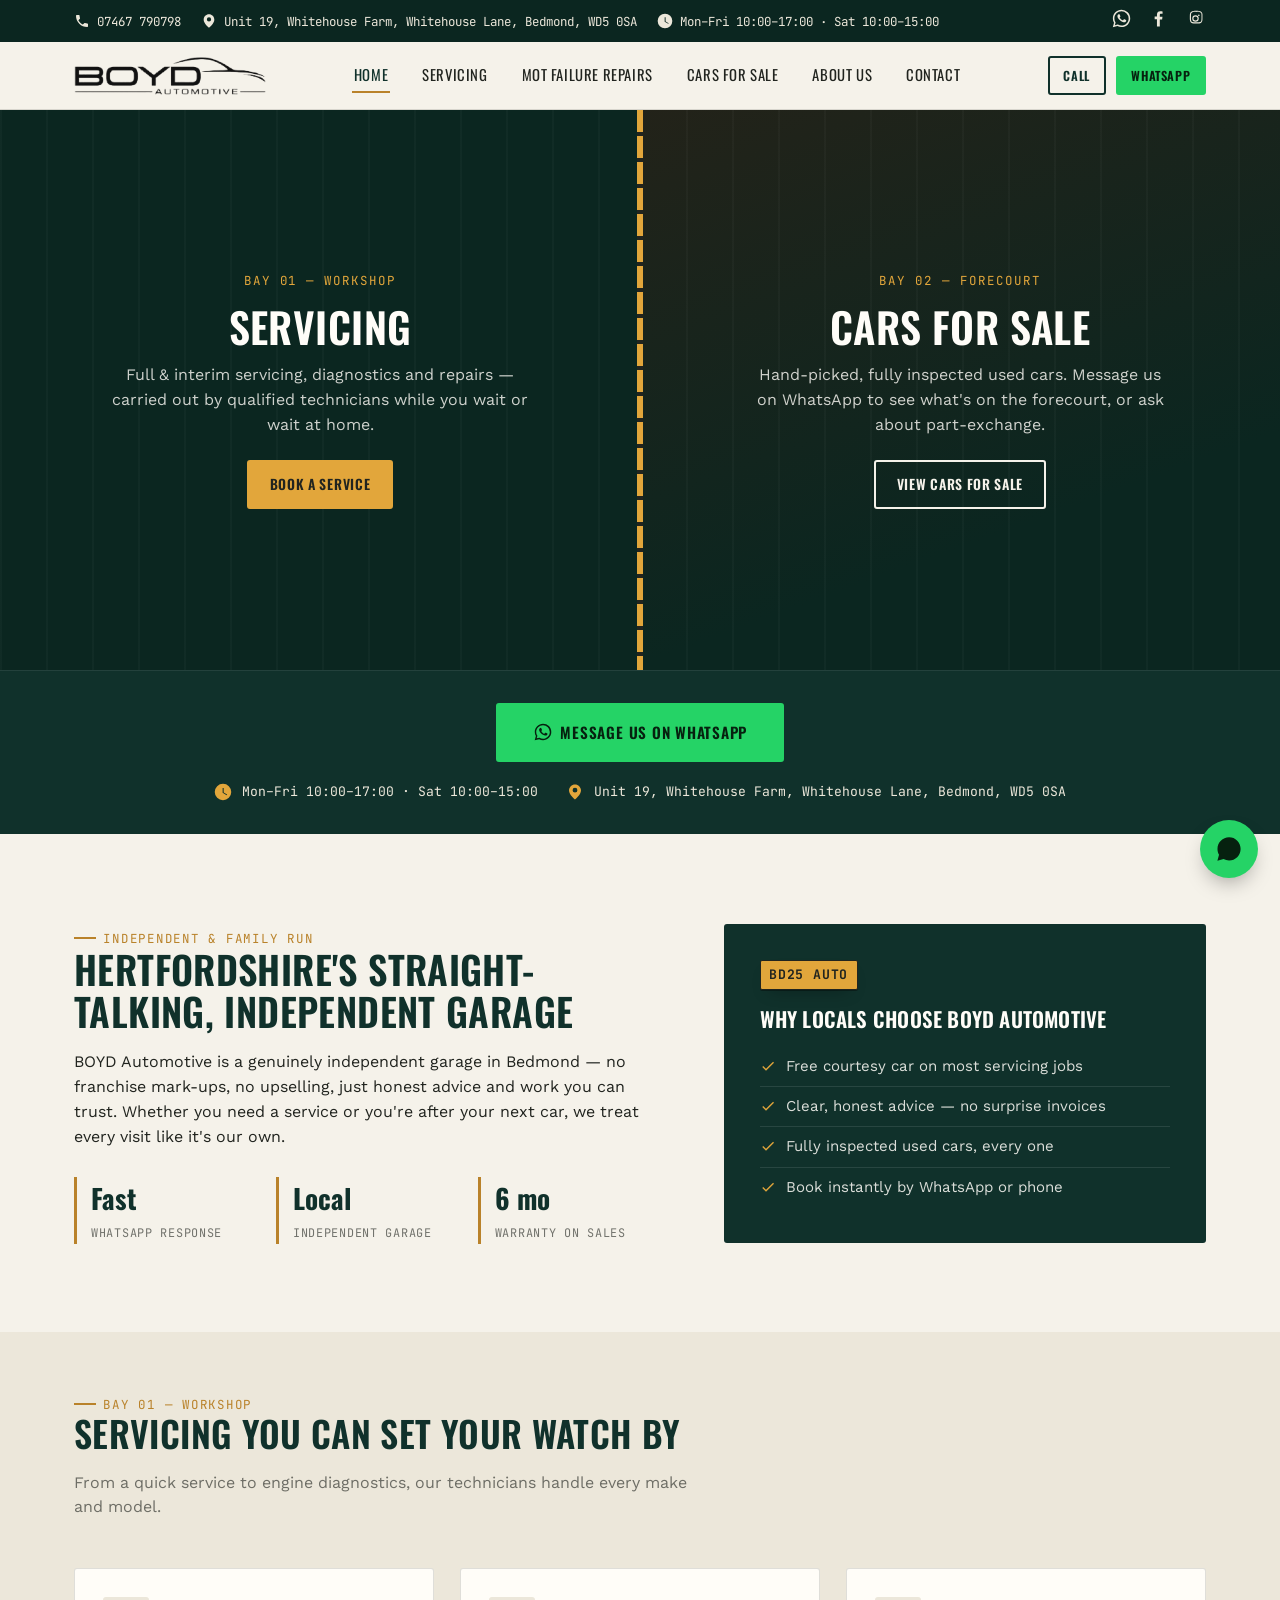
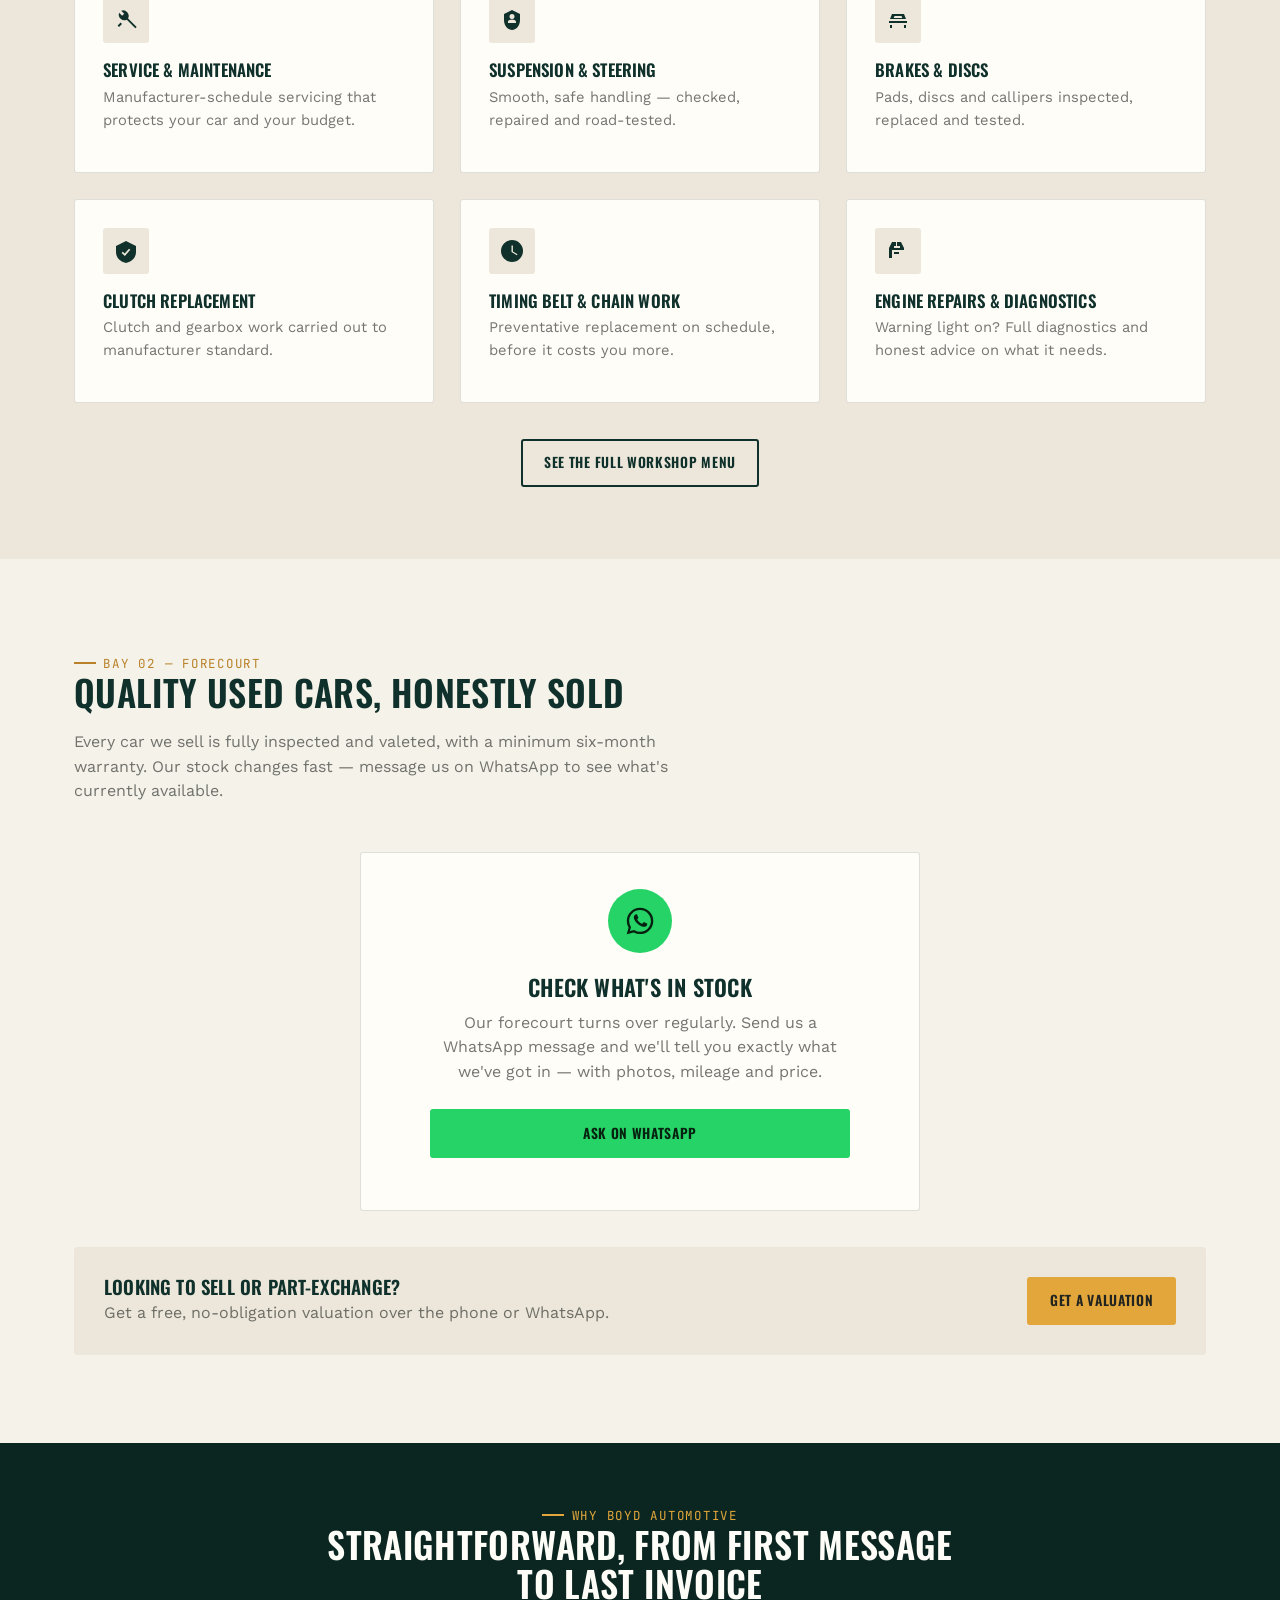
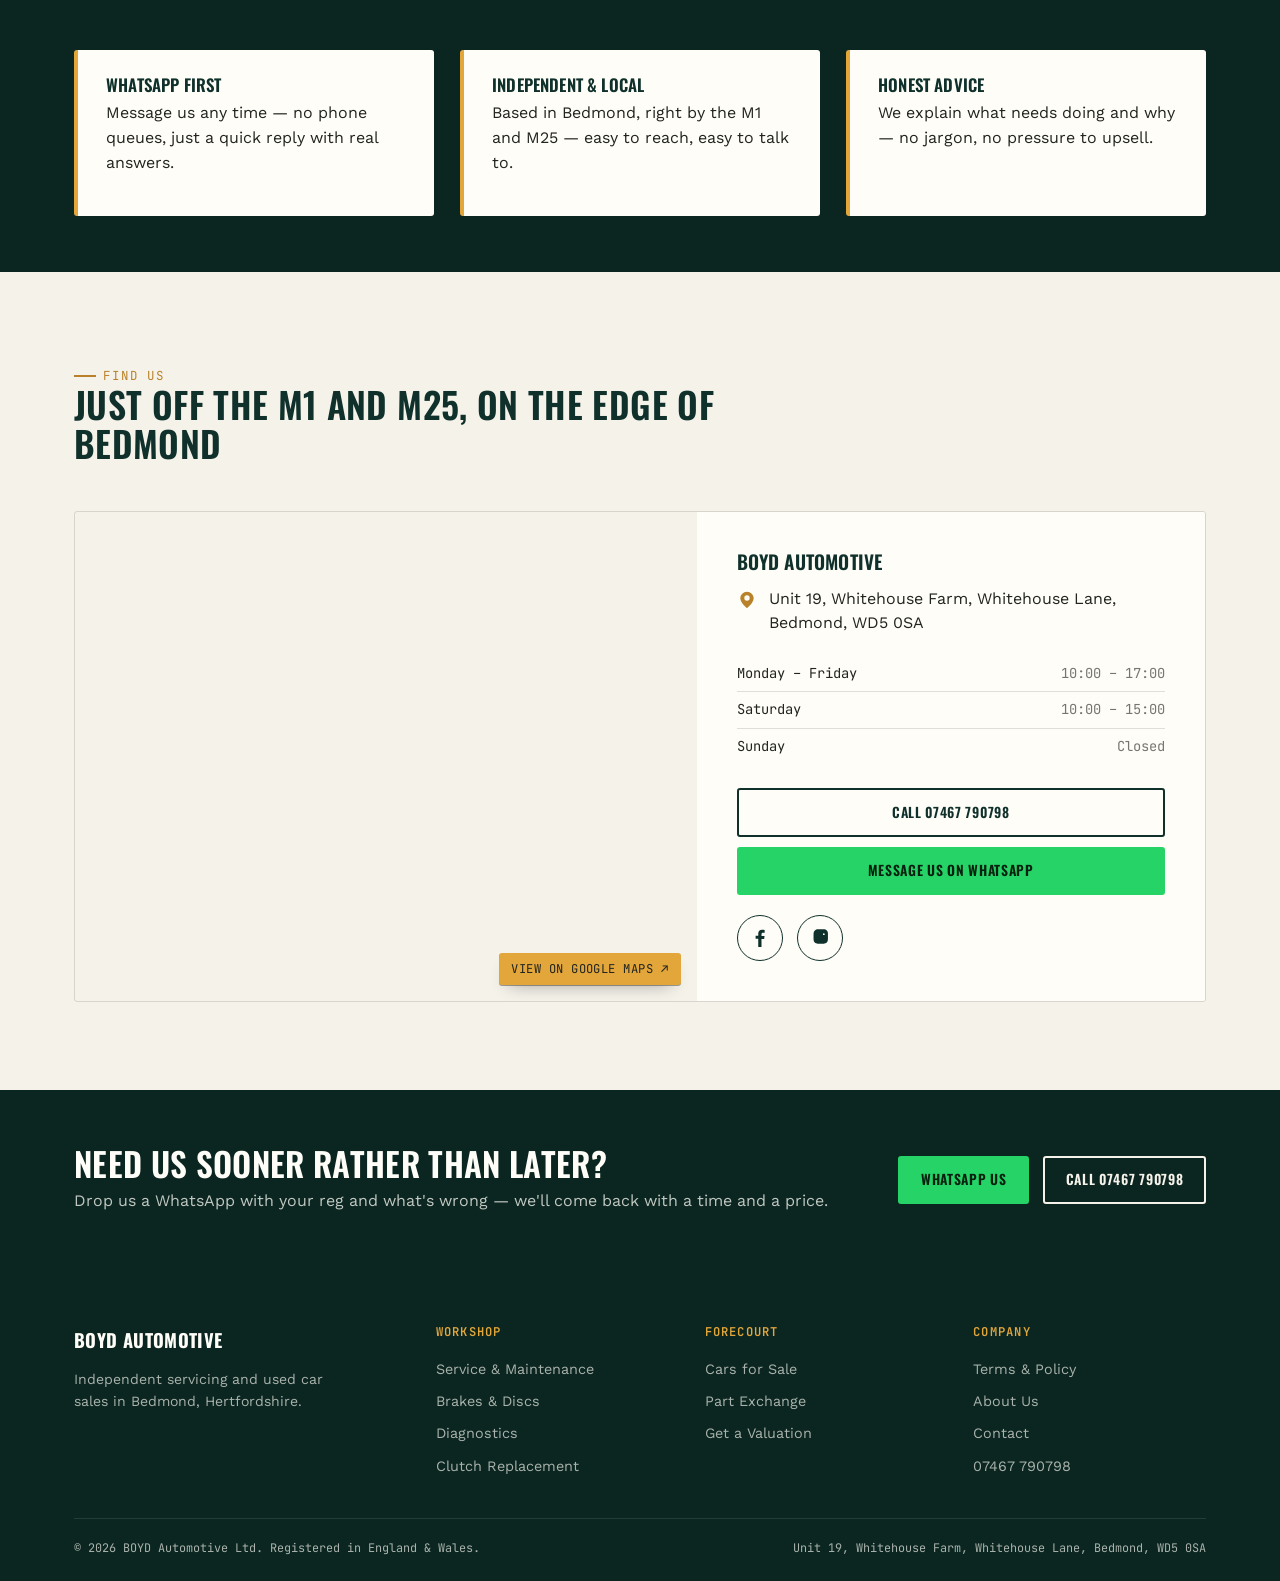
<file: index.html>
<!DOCTYPE html>
<html lang="en">
<head>
<!-- Google Tag Manager -->
<script>(function(w,d,s,l,i){w[l]=w[l]||[];w[l].push({'gtm.start':
new Date().getTime(),event:'gtm.js'});var f=d.getElementsByTagName(s)[0],
j=d.createElement(s),dl=l!='dataLayer'?'&l='+l:'';j.async=true;j.src=
'https://www.googletagmanager.com/gtm.js?id='+i+dl;f.parentNode.insertBefore(j,f);
})(window,document,'script','dataLayer','GTM-PGJSM4LG');</script>
<!-- End Google Tag Manager -->

<meta charset="UTF-8">
<meta name="viewport" content="width=device-width, initial-scale=1.0">
<meta name="color-scheme" content="light only">
<title>BOYD Automotive | Servicing &amp; Used Cars in Bedmond</title>
<meta name="description" content="BOYD Automotive — trusted independent garage in Bedmond, Hertfordshire. Book a service, or browse our hand-picked used cars for sale.">
<meta name="robots" content="index, follow">
<link rel="canonical" href="https://boydautomotive.co.uk/">
<meta property="og:type" content="website">
<meta property="og:url" content="https://boydautomotive.co.uk/">
<meta property="og:title" content="BOYD Automotive | Servicing &amp; Used Cars in Bedmond">
<meta property="og:description" content="BOYD Automotive — trusted independent garage in Bedmond, Hertfordshire. Book a service, or browse our hand-picked used cars for sale.">
<meta property="og:image" content="https://boydautomotive.co.uk/boyd-logo.png">
<link rel="preconnect" href="https://fonts.googleapis.com">
<link href="https://fonts.googleapis.com/css2?family=Oswald:wght@500;600;700&family=Work+Sans:wght@400;500;600&family=JetBrains+Mono:wght@400;700&display=swap" rel="stylesheet">
<link rel="icon" href="favicon.ico" sizes="any">
<link rel="icon" href="favicon.svg" type="image/svg+xml">
<link rel="apple-touch-icon" href="apple-touch-icon.png">
<link rel="stylesheet" href="style.css?v=9">
<script type="application/ld+json">
{
  "@context": "https://schema.org",
  "@type": "AutoRepair",
  "name": "BOYD Automotive",
  "url": "https://boydautomotive.co.uk/",
  "image": "https://boydautomotive.co.uk/boyd-logo.png",
  "telephone": "+447467790798",
  "address": {
    "@type": "PostalAddress",
    "streetAddress": "Unit 19, Whitehouse Farm, Whitehouse Lane",
    "addressLocality": "Bedmond",
    "postalCode": "WD5 0SA",
    "addressCountry": "GB"
  },
  "geo": {
    "@type": "GeoCoordinates",
    "latitude": 51.7225634,
    "longitude": -0.3921751
  },
  "openingHoursSpecification": [
    {
      "@type": "OpeningHoursSpecification",
      "dayOfWeek": ["Monday", "Tuesday", "Wednesday", "Thursday", "Friday"],
      "opens": "10:00",
      "closes": "17:00"
    },
    {
      "@type": "OpeningHoursSpecification",
      "dayOfWeek": "Saturday",
      "opens": "10:00",
      "closes": "15:00"
    }
  ]
}
</script>
</head>
<body>
<!-- Google Tag Manager (noscript) -->
<noscript><iframe src="https://www.googletagmanager.com/ns.html?id=GTM-PGJSM4LG"
height="0" width="0" style="display:none;visibility:hidden"></iframe></noscript>
<!-- End Google Tag Manager (noscript) -->


<div class="site-topfix">
<div class="topbar">
  <div class="container">
    <div class="topbar-left">
      <a href="tel:07467790798"><svg class="topbar-icon" viewBox="0 0 24 24"><path d="M6.6 10.8c1.4 2.8 3.8 5.2 6.6 6.6l2.2-2.2c.3-.3.7-.4 1-.2 1.1.4 2.3.6 3.6.6.6 0 1 .4 1 1V20c0 .6-.4 1-1 1-9.4 0-17-7.6-17-17 0-.6.4-1 1-1h3.4c.6 0 1 .4 1 1 0 1.3.2 2.5.6 3.6.1.4 0 .8-.2 1L6.6 10.8Z"/></svg>07467 790798</a>
      <span><svg class="topbar-icon" viewBox="0 0 24 24"><path d="M12 2C7.6 2 4 5.6 4 10c0 5.6 8 12 8 12s8-6.4 8-12c0-4.4-3.6-8-8-8Zm0 10.8A2.8 2.8 0 1 1 12 6.4a2.8 2.8 0 0 1 0 6.4Z"/></svg>Unit 19, Whitehouse Farm, Whitehouse Lane, Bedmond, WD5 0SA</span>
      <span><svg class="topbar-icon" viewBox="0 0 24 24"><path d="M12 1a11 11 0 1 0 0 22 11 11 0 0 0 0-22Zm.9 11.6 4.6 2.7-.6 1-5.4-3.2V6.5h1.4v6.1Z"/></svg>Mon–Fri 10:00–17:00 · Sat 10:00–15:00</span>
    </div>
    <div class="topbar-socials">
      <a href="https://wa.me/447467790798" aria-label="WhatsApp us">
        <svg viewBox="0 0 24 24"><path d="M12.04 2C6.58 2 2.13 6.45 2.13 11.91c0 1.75.46 3.45 1.33 4.95L2.05 22l5.28-1.38a9.9 9.9 0 0 0 4.71 1.2h.01c5.46 0 9.91-4.45 9.91-9.91 0-2.65-1.03-5.14-2.9-7.01A9.87 9.87 0 0 0 12.04 2Zm0 1.8a8.1 8.1 0 0 1 5.75 2.38 8.09 8.09 0 0 1 2.38 5.75c0 4.48-3.65 8.13-8.14 8.13a8.2 8.2 0 0 1-4.15-1.13l-.3-.17-3.13.82.84-3.05-.19-.31a8.07 8.07 0 0 1-1.24-4.32c0-4.49 3.65-8.14 8.14-8.14ZM8.9 7.05c-.17 0-.44.06-.67.31-.23.25-.87.85-.87 2.07 0 1.22.89 2.4 1.02 2.57.12.16 1.72 2.7 4.24 3.68 2.1.82 2.52.65 2.97.62.46-.04 1.47-.6 1.68-1.18.2-.58.2-1.08.14-1.18-.06-.1-.23-.16-.47-.28-.25-.12-1.47-.72-1.7-.8-.23-.09-.4-.12-.56.12-.17.25-.64.8-.78.96-.14.16-.29.18-.53.06-.25-.13-1.04-.38-1.98-1.22-.73-.65-1.22-1.46-1.37-1.7-.14-.25-.02-.38.11-.5.11-.11.25-.29.37-.44.13-.14.17-.25.25-.4.08-.17.04-.31-.02-.44-.06-.12-.56-1.37-.78-1.87-.2-.48-.4-.42-.56-.43Z"/></svg>
      </a>
      <a href="https://www.facebook.com/profile.php?id=61589379505451" target="_blank" rel="noopener" aria-label="Facebook">
        <svg viewBox="0 0 24 24"><path d="M13.5 21v-7.9h2.65l.4-3.08h-3.05V8.13c0-.89.25-1.5 1.52-1.5h1.63V3.9C15.9 3.83 15 3.75 13.94 3.75c-2.2 0-3.7 1.34-3.7 3.8v2.12H7.6v3.08h2.64V21h3.26Z"/></svg>
      </a>
      <a href="#" aria-label="Instagram">
        <svg viewBox="0 0 24 24"><path d="M12 8.3a3.7 3.7 0 1 0 0 7.4 3.7 3.7 0 0 0 0-7.4Zm0 6.1a2.4 2.4 0 1 1 0-4.8 2.4 2.4 0 0 1 0 4.8Zm4.7-6.25a.87.87 0 1 1-1.73 0 .87.87 0 0 1 1.73 0ZM20 7.5c-.06-1.16-.32-2.19-1.16-3.03-.84-.84-1.87-1.1-3.03-1.16-1.19-.07-4.76-.07-5.95 0-1.16.06-2.18.32-3.03 1.16C5.9 5.31 5.64 6.34 5.58 7.5c-.07 1.19-.07 4.76 0 5.95.06 1.16.32 2.19 1.16 3.03.85.84 1.87 1.1 3.03 1.16 1.19.07 4.76.07 5.95 0 1.16-.06 2.19-.32 3.03-1.16.84-.84 1.1-1.87 1.16-3.03.07-1.19.07-4.75 0-5.95Zm-1.44 7.22c-.25.64-.75 1.14-1.39 1.4-.96.38-3.24.29-4.3.29s-3.34.09-4.3-.29c-.64-.26-1.14-.76-1.4-1.4-.38-.96-.29-3.24-.29-4.3s-.09-3.34.29-4.3c.26-.64.76-1.14 1.4-1.4.96-.38 3.24-.29 4.3-.29s3.34-.09 4.3.29c.64.26 1.14.76 1.4 1.4.38.96.28 3.24.28 4.3s.1 3.34-.29 4.3Z"/></svg>
      </a>
    </div>
  </div>
</div>

<header class="site-header">
  <nav class="nav container">
    <a href="index.html" class="brand">
      <img src="boyd-logo.png" alt="BOYD Automotive" class="brand-logo">
    </a>
    <input type="checkbox" id="nav-toggle" class="nav-toggle">
    <label for="nav-toggle" class="nav-toggle-label" aria-label="Toggle menu"><span></span></label>
    <ul class="nav-links">
      <li><a href="index.html" aria-current="page">Home</a></li>
      <li><a href="services.html">Servicing</a></li>
      <li><a href="mot-failure-repairs.html">MOT Failure Repairs</a></li>
      <li><a href="sales.html">Cars for Sale</a></li>
      <li><a href="about.html">About Us</a></li>
      <li><a href="contact.html">Contact</a></li>
    </ul>
    <div class="nav-cta">
      <a class="btn btn-outline btn-sm" href="tel:07467790798">Call</a>
      <a class="btn btn-whatsapp btn-sm" href="https://wa.me/447467790798" target="_blank" rel="noopener">WhatsApp</a>
    </div>
  </nav>
</header>
</div>

<!-- HERO — twin garage bay doors -->
<section class="hero" style="padding:0;">
  <div class="hero-grid">
    <a href="services.html" class="bay bay-service">
      <div class="bay-content">
        <span class="bay-label">Bay 01 — Workshop</span>
        <h2>Servicing</h2>
        <p>Full &amp; interim servicing, diagnostics and repairs — carried out by qualified technicians while you wait or wait at home.</p>
        <span class="btn btn-amber">Book a Service</span>
      </div>
    </a>
    <a href="sales.html" class="bay bay-sales">
      <div class="bay-content">
        <span class="bay-label">Bay 02 — Forecourt</span>
        <h2>Cars for Sale</h2>
        <p>Hand-picked, fully inspected used cars. Message us on WhatsApp to see what's on the forecourt, or ask about part-exchange.</p>
        <span class="btn btn-outline-light">View Cars for Sale</span>
      </div>
    </a>
    <div class="bay-divider"></div>
  </div>
  <div class="hero-strap">
    <div class="container">
      <a href="https://wa.me/447467790798" target="_blank" rel="noopener" class="btn btn-whatsapp btn-lg">
        <svg viewBox="0 0 24 24" style="width:20px;height:20px;fill:currentColor;"><path d="M12.04 2C6.58 2 2.13 6.45 2.13 11.91c0 1.75.46 3.45 1.33 4.95L2.05 22l5.28-1.38a9.9 9.9 0 0 0 4.71 1.2h.01c5.46 0 9.91-4.45 9.91-9.91 0-2.65-1.03-5.14-2.9-7.01A9.87 9.87 0 0 0 12.04 2Zm0 1.8a8.1 8.1 0 0 1 5.75 2.38 8.09 8.09 0 0 1 2.38 5.75c0 4.48-3.65 8.13-8.14 8.13a8.2 8.2 0 0 1-4.15-1.13l-.3-.17-3.13.82.84-3.05-.19-.31a8.07 8.07 0 0 1-1.24-4.32c0-4.49 3.65-8.14 8.14-8.14ZM8.9 7.05c-.17 0-.44.06-.67.31-.23.25-.87.85-.87 2.07 0 1.22.89 2.4 1.02 2.57.12.16 1.72 2.7 4.24 3.68 2.1.82 2.52.65 2.97.62.46-.04 1.47-.6 1.68-1.18.2-.58.2-1.08.14-1.18-.06-.1-.23-.16-.47-.28-.25-.12-1.47-.72-1.7-.8-.23-.09-.4-.12-.56.12-.17.25-.64.8-.78.96-.14.16-.29.18-.53.06-.25-.13-1.04-.38-1.98-1.22-.73-.65-1.22-1.46-1.37-1.7-.14-.25-.02-.38.11-.5.11-.11.25-.29.37-.44.13-.14.17-.25.25-.4.08-.17.04-.31-.02-.44-.06-.12-.56-1.37-.78-1.87-.2-.48-.4-.42-.56-.43Z"/></svg>
        Message Us on WhatsApp
      </a>
      <div class="strap-meta">
        <span class="strap-item">
          <svg viewBox="0 0 24 24"><path d="M12 1a11 11 0 1 0 0 22 11 11 0 0 0 0-22Zm.9 11.6 4.6 2.7-.6 1-5.4-3.2V6.5h1.4v6.1Z"/></svg>
          Mon–Fri 10:00–17:00 · Sat 10:00–15:00
        </span>
        <span class="strap-item">
          <svg viewBox="0 0 24 24"><path d="M12 2C7.6 2 4 5.6 4 10c0 5.6 8 12 8 12s8-6.4 8-12c0-4.4-3.6-8-8-8Zm0 10.8A2.8 2.8 0 1 1 12 6.4a2.8 2.8 0 0 1 0 6.4Z"/></svg>
          Unit 19, Whitehouse Farm, Whitehouse Lane, Bedmond, WD5 0SA
        </span>
      </div>
    </div>
  </div>
</section>

<!-- INTRO -->
<section>
  <div class="container intro">
    <div>
      <span class="kicker">Independent &amp; family run</span>
      <h1>Hertfordshire's straight-talking, independent garage</h1>
      <p>BOYD Automotive is a genuinely independent garage in Bedmond — no franchise mark-ups, no upselling, just honest advice and work you can trust. Whether you need a service or you're after your next car, we treat every visit like it's our own.</p>
      <div class="intro-stats">
        <div class="stat"><b>Fast</b><span>WhatsApp Response</span></div>
        <div class="stat"><b>Local</b><span>Independent Garage</span></div>
        <div class="stat"><b>6 mo</b><span>Warranty on Sales</span></div>
      </div>
    </div>
    <div class="intro-card">
      <span class="plate">BD25 AUTO</span>
      <h3>Why locals choose BOYD Automotive</h3>
      <ul>
        <li><svg viewBox="0 0 24 24"><path d="M9 16.2 4.8 12l-1.4 1.4L9 19 21 7l-1.4-1.4L9 16.2Z"/></svg> Free courtesy car on most servicing jobs</li>
        <li><svg viewBox="0 0 24 24"><path d="M9 16.2 4.8 12l-1.4 1.4L9 19 21 7l-1.4-1.4L9 16.2Z"/></svg> Clear, honest advice — no surprise invoices</li>
        <li><svg viewBox="0 0 24 24"><path d="M9 16.2 4.8 12l-1.4 1.4L9 19 21 7l-1.4-1.4L9 16.2Z"/></svg> Fully inspected used cars, every one</li>
        <li><svg viewBox="0 0 24 24"><path d="M9 16.2 4.8 12l-1.4 1.4L9 19 21 7l-1.4-1.4L9 16.2Z"/></svg> Book instantly by WhatsApp or phone</li>
      </ul>
    </div>
  </div>
</section>

<!-- SERVICES TEASER -->
<section class="section-tight" style="background:var(--paper-dim);">
  <div class="container">
    <div class="section-head">
      <span class="kicker">Bay 01 — Workshop</span>
      <h2>Servicing you can set your watch by</h2>
      <p>From a quick service to engine diagnostics, our technicians handle every make and model.</p>
    </div>
    <div class="grid-3">
      <div class="card">
        <div class="card-icon"><svg viewBox="0 0 24 24"><path d="M22.7 19 14.1 10.4a5.6 5.6 0 0 0-6.9-7.7l3 3-2.1 2.1-3-3a5.6 5.6 0 0 0 7.7 6.9L21.3 20.3l1.4-1.3ZM5 19l3-3-1.4-1.4-3 3L5 19Z"/></svg></div>
        <h3>Service &amp; Maintenance</h3>
        <p>Manufacturer-schedule servicing that protects your car and your budget.</p>
      </div>
      <div class="card">
        <div class="card-icon"><svg viewBox="0 0 24 24"><path d="M12 2 4 6v6c0 5.5 3.4 9.7 8 10 4.6-.3 8-4.5 8-10V6l-8-4Zm0 4a2.5 2.5 0 1 1 0 5 2.5 2.5 0 0 1 0-5Zm4 9H8v-1.2c0-1.6 2.7-2.4 4-2.4s4 .8 4 2.4V15Z"/></svg></div>
        <h3>Suspension &amp; Steering</h3>
        <p>Smooth, safe handling — checked, repaired and road-tested.</p>
      </div>
      <div class="card">
        <div class="card-icon"><svg viewBox="0 0 24 24"><path d="M4 17h2v3H4v-3Zm14 0h2v3h-2v-3ZM3 13h18v2H3v-2ZM6 6h12l2 5H4l2-5Zm2.5 2 -.8 2h8.6l-.8-2h-7Z"/></svg></div>
        <h3>Brakes &amp; Discs</h3>
        <p>Pads, discs and callipers inspected, replaced and tested.</p>
      </div>
      <div class="card">
        <div class="card-icon"><svg viewBox="0 0 24 24"><path d="M12 2 2 7v6c0 5.25 3.75 9.5 10 11 6.25-1.5 10-5.75 10-11V7l-10-5Zm-1.1 15-3.3-3.1 1.2-1.2 1.9 1.9 4.3-4.9 1.3 1.1L10.9 17Z"/></svg></div>
        <h3>Clutch Replacement</h3>
        <p>Clutch and gearbox work carried out to manufacturer standard.</p>
      </div>
      <div class="card">
        <div class="card-icon"><svg viewBox="0 0 24 24"><path d="M12 1a11 11 0 1 0 0 22 11 11 0 0 0 0-22Zm.9 11.6 4.6 2.7-.6 1-5.4-3.2V6.5h1.4v6.1Z"/></svg></div>
        <h3>Timing Belt &amp; Chain Work</h3>
        <p>Preventative replacement on schedule, before it costs you more.</p>
      </div>
      <div class="card">
        <div class="card-icon"><svg viewBox="0 0 24 24"><path d="M6 3h4v4H8v2h3v4H8v2h5v-2h-2v-4h3V7h-3V3h4l3 6v10H3V9l3-6Zm12 8H6v8h12v-8Z"/></svg></div>
        <h3>Engine Repairs &amp; Diagnostics</h3>
        <p>Warning light on? Full diagnostics and honest advice on what it needs.</p>
      </div>
    </div>
    <p style="text-align:center;margin-top:36px;">
      <a href="services.html" class="btn btn-outline">See the full workshop menu</a>
    </p>
  </div>
</section>

<!-- SALES TEASER -->
<section>
  <div class="container">
    <div class="section-head">
      <span class="kicker">Bay 02 — Forecourt</span>
      <h2>Quality used cars, honestly sold</h2>
      <p>Every car we sell is fully inspected and valeted, with a minimum six-month warranty. Our stock changes fast — message us on WhatsApp to see what's currently available.</p>
    </div>
    <div class="wa-contact" style="margin-bottom:36px; padding:36px 44px;">
      <div class="wa-icon">
        <svg viewBox="0 0 24 24"><path d="M12.04 2C6.58 2 2.13 6.45 2.13 11.91c0 1.75.46 3.45 1.33 4.95L2.05 22l5.28-1.38a9.9 9.9 0 0 0 4.71 1.2h.01c5.46 0 9.91-4.45 9.91-9.91 0-2.65-1.03-5.14-2.9-7.01A9.87 9.87 0 0 0 12.04 2Zm0 1.8a8.1 8.1 0 0 1 5.75 2.38 8.09 8.09 0 0 1 2.38 5.75c0 4.48-3.65 8.13-8.14 8.13a8.2 8.2 0 0 1-4.15-1.13l-.3-.17-3.13.82.84-3.05-.19-.31a8.07 8.07 0 0 1-1.24-4.32c0-4.49 3.65-8.14 8.14-8.14ZM8.9 7.05c-.17 0-.44.06-.67.31-.23.25-.87.85-.87 2.07 0 1.22.89 2.4 1.02 2.57.12.16 1.72 2.7 4.24 3.68 2.1.82 2.52.65 2.97.62.46-.04 1.47-.6 1.68-1.18.2-.58.2-1.08.14-1.18-.06-.1-.23-.16-.47-.28-.25-.12-1.47-.72-1.7-.8-.23-.09-.4-.12-.56.12-.17.25-.64.8-.78.96-.14.16-.29.18-.53.06-.25-.13-1.04-.38-1.98-1.22-.73-.65-1.22-1.46-1.37-1.7-.14-.25-.02-.38.11-.5.11-.11.25-.29.37-.44.13-.14.17-.25.25-.4.08-.17.04-.31-.02-.44-.06-.12-.56-1.37-.78-1.87-.2-.48-.4-.42-.56-.43Z"/></svg>
      </div>
      <h2 style="font-size:1.4rem;">Check what's in stock</h2>
      <p>Our forecourt turns over regularly. Send us a WhatsApp message and we'll tell you exactly what we've got in — with photos, mileage and price.</p>
      <p style="margin-top:24px;">
        <a href="https://wa.me/447467790798" target="_blank" rel="noopener" class="btn btn-whatsapp btn-block">Ask on WhatsApp</a>
      </p>
    </div>
    <div class="stock-strip">
      <div>
        <h3>Looking to sell or part-exchange?</h3>
        <p>Get a free, no-obligation valuation over the phone or WhatsApp.</p>
      </div>
      <a href="sales.html" class="btn btn-amber">Get a Valuation</a>
    </div>
  </div>
</section>

<!-- WHY CHOOSE US -->
<section class="section-tight band-dark on-dark">
  <div class="container">
    <div class="section-head center">
      <span class="kicker">Why BOYD Automotive</span>
      <h2>Straightforward, from first message to last invoice</h2>
    </div>
    <div class="grid-3">
      <div class="testimonial">
        <h3 style="color:var(--green-900);font-size:1.05rem;margin-bottom:.4em;">WhatsApp First</h3>
        <p style="font-style:normal;">Message us any time — no phone queues, just a quick reply with real answers.</p>
      </div>
      <div class="testimonial">
        <h3 style="color:var(--green-900);font-size:1.05rem;margin-bottom:.4em;">Independent &amp; Local</h3>
        <p style="font-style:normal;">Based in Bedmond, right by the M1 and M25 — easy to reach, easy to talk to.</p>
      </div>
      <div class="testimonial">
        <h3 style="color:var(--green-900);font-size:1.05rem;margin-bottom:.4em;">Honest Advice</h3>
        <p style="font-style:normal;">We explain what needs doing and why — no jargon, no pressure to upsell.</p>
      </div>
    </div>
  </div>
</section>

<!-- FIND US -->
<section>
  <div class="container">
    <div class="section-head">
      <span class="kicker">Find us</span>
      <h2>Just off the M1 and M25, on the edge of Bedmond</h2>
    </div>
    <div class="find-us">
      <div class="find-map">
        <iframe src="https://www.google.com/maps?q=51.7225634,-0.3921751&z=14&output=embed" title="Map to BOYD Automotive" loading="lazy"></iframe>
        <a class="find-map-link" href="https://www.google.com/maps/place/BOYD+Automotive/@51.7225634,-0.3921751,15z/data=!4m6!3m5!1s0x487641fe3e96d6eb:0x6ffa3940baba09b4!8m2!3d51.7225634!4d-0.3921751!16s%2Fg%2F11nqsnx0lx" target="_blank" rel="noopener" aria-label="Open BOYD Automotive in Google Maps">
          <span>View on Google Maps ↗</span>
        </a>
      </div>
      <div class="find-info">
        <h3>BOYD Automotive</h3>
        <div class="find-address" style="margin-top:14px;">
          <svg viewBox="0 0 24 24"><path d="M12 2C7.6 2 4 5.6 4 10c0 5.6 8 12 8 12s8-6.4 8-12c0-4.4-3.6-8-8-8Zm0 10.8A2.8 2.8 0 1 1 12 6.4a2.8 2.8 0 0 1 0 6.4Z"/></svg>
          <span>Unit 19, Whitehouse Farm, Whitehouse Lane, Bedmond, WD5 0SA</span>
        </div>
        <table class="hours-table">
          <tr><td>Monday – Friday</td><td>10:00 – 17:00</td></tr>
          <tr><td>Saturday</td><td>10:00 – 15:00</td></tr>
          <tr><td>Sunday</td><td>Closed</td></tr>
        </table>
        <a href="tel:07467790798" class="btn btn-outline btn-block" style="margin-bottom:10px;">Call 07467 790798</a>
        <a href="https://wa.me/447467790798" target="_blank" rel="noopener" class="btn btn-whatsapp btn-block">Message us on WhatsApp</a>
        <div class="find-socials">
          <a href="https://www.facebook.com/profile.php?id=61589379505451" target="_blank" rel="noopener" aria-label="Facebook"><svg viewBox="0 0 24 24"><path d="M13.5 21v-7.9h2.65l.4-3.08h-3.05V8.13c0-.89.25-1.5 1.52-1.5h1.63V3.9C15.9 3.83 15 3.75 13.94 3.75c-2.2 0-3.7 1.34-3.7 3.8v2.12H7.6v3.08h2.64V21h3.26Z"/></svg></a>
          <a href="#" aria-label="Instagram"><svg viewBox="0 0 24 24"><path d="M12 8.3a3.7 3.7 0 1 0 0 7.4 3.7 3.7 0 0 0 0-7.4Zm0 6.1a2.4 2.4 0 1 1 0-4.8 2.4 2.4 0 0 1 0 4.8Zm4.7-6.25a.87.87 0 1 1-1.73 0 .87.87 0 0 1 1.73 0ZM20 7.5c-.06-1.16-.32-2.19-1.16-3.03-.84-.84-1.87-1.1-3.03-1.16-1.19-.07-4.76-.07-5.95 0-1.16.06-2.18.32-3.03 1.16C5.9 5.31 5.64 6.34 5.58 7.5c-.07 1.19-.07 4.76 0 5.95.06 1.16.32 2.19 1.16 3.03.85.84 1.87 1.1 3.03 1.16 1.19.07 4.76.07 5.95 0 1.16-.06 2.19-.32 3.03-1.16.84-.84 1.1-1.87 1.16-3.03.07-1.19.07-4.75 0-5.95Z"/></svg></a>
        </div>
      </div>
    </div>
  </div>
</section>

<!-- CTA -->
<section class="section-tight band-dark">
  <div class="container cta-band">
    <div>
      <h2>Need us sooner rather than later?</h2>
      <p>Drop us a WhatsApp with your reg and what's wrong — we'll come back with a time and a price.</p>
    </div>
    <div class="cta-actions">
      <a href="https://wa.me/447467790798" target="_blank" rel="noopener" class="btn btn-whatsapp">WhatsApp Us</a>
      <a href="tel:07467790798" class="btn btn-outline-light">Call 07467 790798</a>
    </div>
  </div>
</section>

<footer class="site-footer">
  <div class="container">
    <div class="footer-grid">
      <div class="footer-brand">
        <span class="brand-name">BOYD Automotive</span>
        <p>Independent servicing and used car sales in Bedmond, Hertfordshire.</p>
      </div>
      <div class="footer-col">
        <h4>Workshop</h4>
        <ul>
          <li><a href="services.html">Service &amp; Maintenance</a></li>
          <li><a href="services.html">Brakes &amp; Discs</a></li>
          <li><a href="services.html">Diagnostics</a></li>
          <li><a href="services.html">Clutch Replacement</a></li>
        </ul>
      </div>
      <div class="footer-col">
        <h4>Forecourt</h4>
        <ul>
          <li><a href="sales.html">Cars for Sale</a></li>
          <li><a href="sales.html">Part Exchange</a></li>
          <li><a href="sales.html">Get a Valuation</a></li>
        </ul>
      </div>
      <div class="footer-col">
        <h4>Company</h4>
        <ul>
          <li><a href="privacy-policy.html">Terms & Policy </a></li>
          <li><a href="about.html">About Us</a></li>
          <li><a href="contact.html">Contact</a></li>
          <li><a href="tel:07467790798">07467 790798</a></li>
        </ul>
      </div>
    </div>
    <div class="footer-bottom">
      <span>© 2026 BOYD Automotive Ltd. Registered in England &amp; Wales.</span>
      <span>Unit 19, Whitehouse Farm, Whitehouse Lane, Bedmond, WD5 0SA</span>
    </div>
  </div>
</footer>

<a href="https://wa.me/447467790798" target="_blank" rel="noopener" class="wa-float" aria-label="Chat on WhatsApp">
  <svg viewBox="0 0 24 24"><path d="M12.04 2C6.58 2 2.13 6.45 2.13 11.91c0 1.75.46 3.45 1.33 4.95L2.05 22l5.28-1.38a9.9 9.9 0 0 0 4.71 1.2h.01c5.46 0 9.91-4.45 9.91-9.91 0-2.65-1.03-5.14-2.9-7.01A9.87 9.87 0 0 0 12.04 2Z"/></svg>
</a>

</body>
</html>
</file>
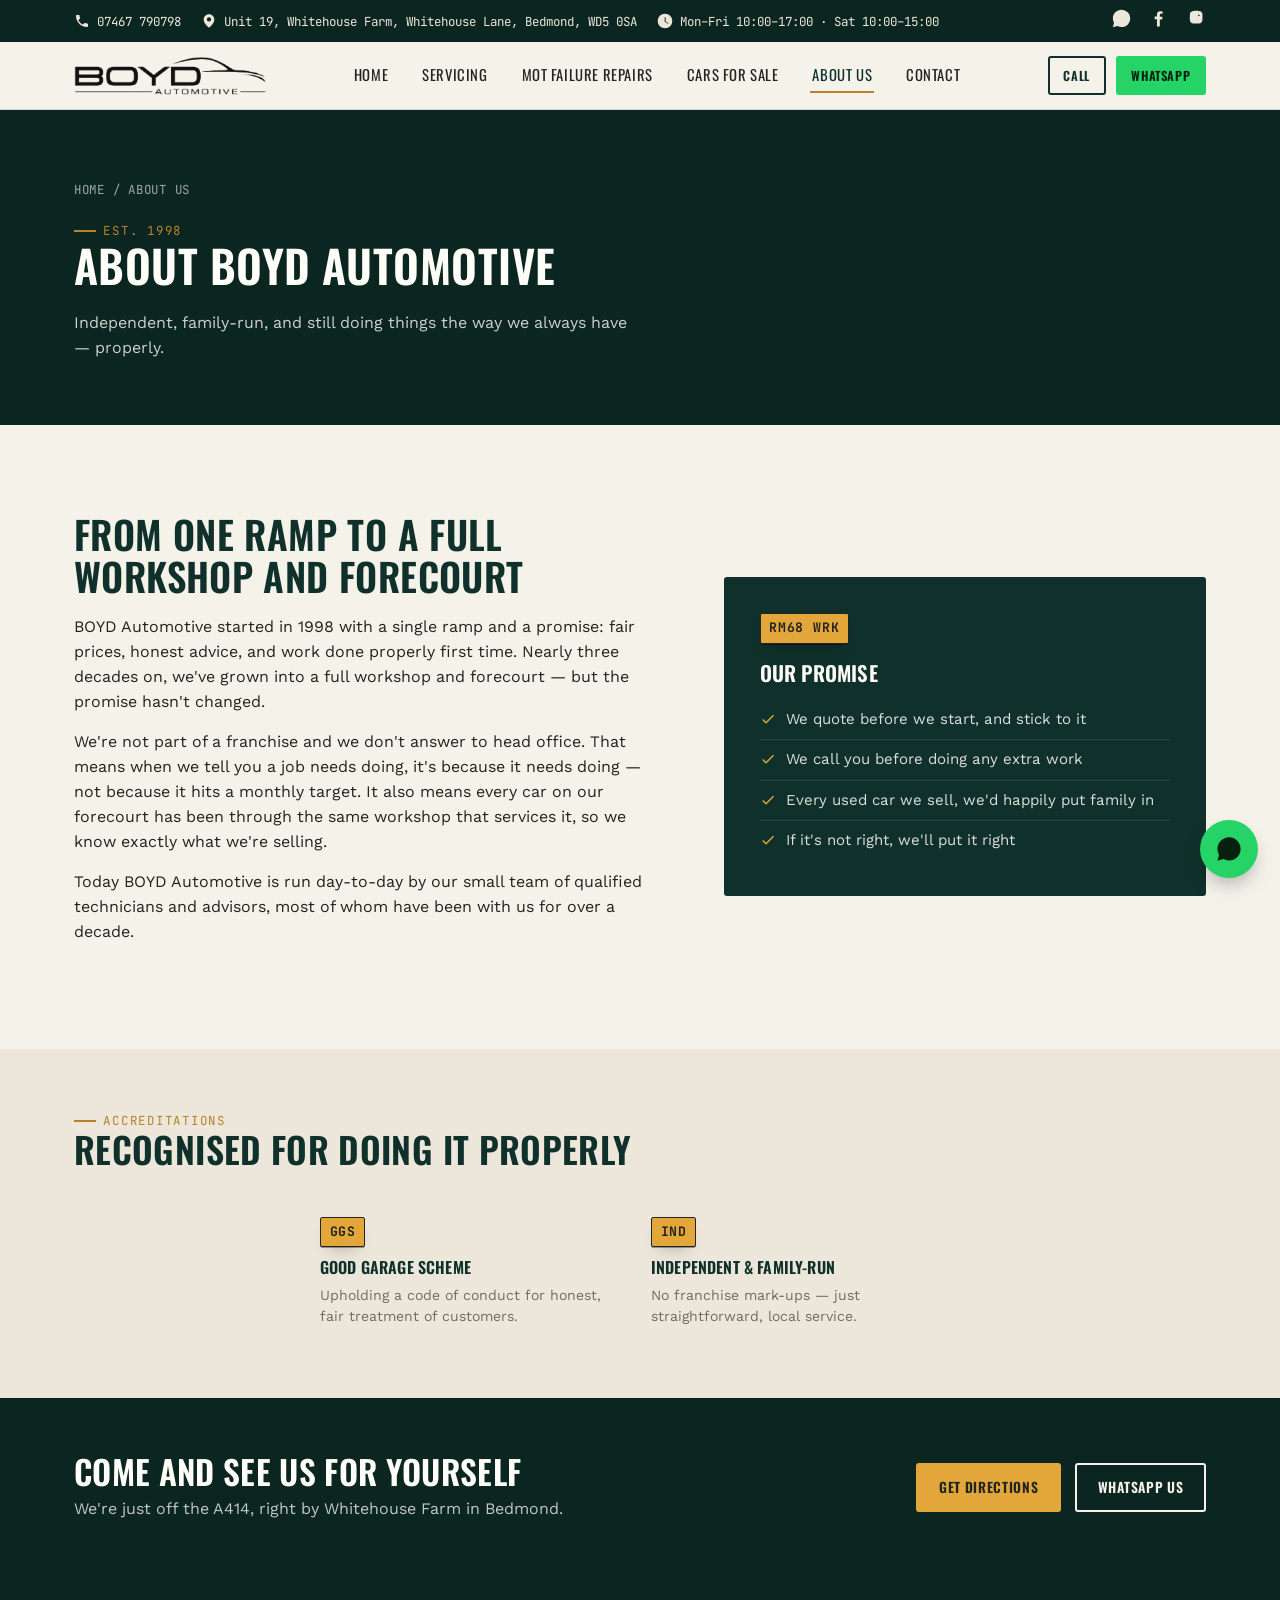
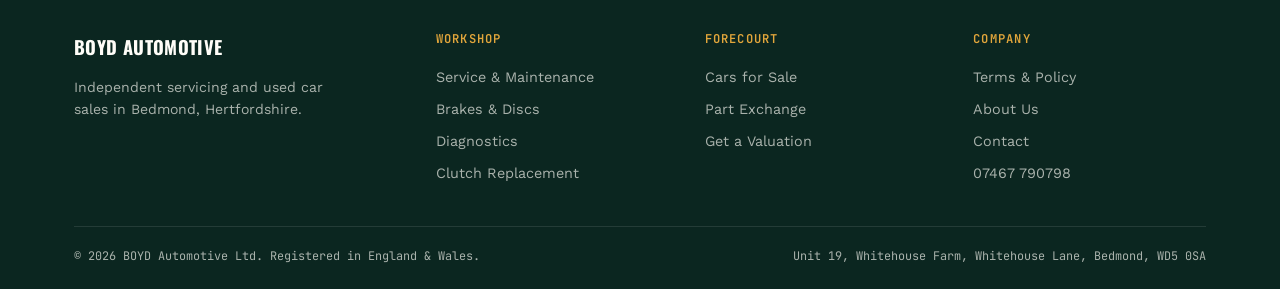
<file: about.html>
<!DOCTYPE html>
<html lang="en">
<head>
<!-- Google Tag Manager -->
<script>(function(w,d,s,l,i){w[l]=w[l]||[];w[l].push({'gtm.start':
new Date().getTime(),event:'gtm.js'});var f=d.getElementsByTagName(s)[0],
j=d.createElement(s),dl=l!='dataLayer'?'&l='+l:'';j.async=true;j.src=
'https://www.googletagmanager.com/gtm.js?id='+i+dl;f.parentNode.insertBefore(j,f);
})(window,document,'script','dataLayer','GTM-PGJSM4LG');</script>
<!-- End Google Tag Manager -->

<meta charset="UTF-8">
<meta name="viewport" content="width=device-width, initial-scale=1.0">
<meta name="color-scheme" content="light only">
<title>About Us | BOYD Automotive</title>
<meta name="description" content="BOYD Automotive is an independent, family-run garage in Bedmond, Hertfordshire.">
<meta name="robots" content="index, follow">
<link rel="canonical" href="https://boydautomotive.co.uk/about.html">
<meta property="og:type" content="website">
<meta property="og:url" content="https://boydautomotive.co.uk/about.html">
<meta property="og:title" content="About Us | BOYD Automotive">
<meta property="og:description" content="BOYD Automotive is an independent, family-run garage in Bedmond, Hertfordshire.">
<meta property="og:image" content="https://boydautomotive.co.uk/boyd-logo.png">
<link rel="preconnect" href="https://fonts.googleapis.com">
<link href="https://fonts.googleapis.com/css2?family=Oswald:wght@500;600;700&family=Work+Sans:wght@400;500;600&family=JetBrains+Mono:wght@400;700&display=swap" rel="stylesheet">
<link rel="icon" href="favicon.ico" sizes="any">
<link rel="icon" href="favicon.svg" type="image/svg+xml">
<link rel="apple-touch-icon" href="apple-touch-icon.png">
<link rel="stylesheet" href="style.css?v=9">
</head>
<body>
<!-- Google Tag Manager (noscript) -->
<noscript><iframe src="https://www.googletagmanager.com/ns.html?id=GTM-PGJSM4LG"
height="0" width="0" style="display:none;visibility:hidden"></iframe></noscript>
<!-- End Google Tag Manager (noscript) -->


<div class="site-topfix">
<div class="topbar">
  <div class="container">
    <div class="topbar-left">
      <a href="tel:07467790798"><svg class="topbar-icon" viewBox="0 0 24 24"><path d="M6.6 10.8c1.4 2.8 3.8 5.2 6.6 6.6l2.2-2.2c.3-.3.7-.4 1-.2 1.1.4 2.3.6 3.6.6.6 0 1 .4 1 1V20c0 .6-.4 1-1 1-9.4 0-17-7.6-17-17 0-.6.4-1 1-1h3.4c.6 0 1 .4 1 1 0 1.3.2 2.5.6 3.6.1.4 0 .8-.2 1L6.6 10.8Z"/></svg> 07467 790798</a>
      <span><svg class="topbar-icon" viewBox="0 0 24 24"><path d="M12 2C7.6 2 4 5.6 4 10c0 5.6 8 12 8 12s8-6.4 8-12c0-4.4-3.6-8-8-8Zm0 10.8A2.8 2.8 0 1 1 12 6.4a2.8 2.8 0 0 1 0 6.4Z"/></svg> Unit 19, Whitehouse Farm, Whitehouse Lane, Bedmond, WD5 0SA</span>
      <span><svg class="topbar-icon" viewBox="0 0 24 24"><path d="M12 1a11 11 0 1 0 0 22 11 11 0 0 0 0-22Zm.9 11.6 4.6 2.7-.6 1-5.4-3.2V6.5h1.4v6.1Z"/></svg>Mon–Fri 10:00–17:00 · Sat 10:00–15:00</span>
    </div>
    <div class="topbar-socials">
      <a href="https://wa.me/447467790798" aria-label="WhatsApp us"><svg viewBox="0 0 24 24"><path d="M12.04 2C6.58 2 2.13 6.45 2.13 11.91c0 1.75.46 3.45 1.33 4.95L2.05 22l5.28-1.38a9.9 9.9 0 0 0 4.71 1.2h.01c5.46 0 9.91-4.45 9.91-9.91 0-2.65-1.03-5.14-2.9-7.01A9.87 9.87 0 0 0 12.04 2Z"/></svg></a>
      <a href="https://www.facebook.com/profile.php?id=61589379505451" target="_blank" rel="noopener" aria-label="Facebook"><svg viewBox="0 0 24 24"><path d="M13.5 21v-7.9h2.65l.4-3.08h-3.05V8.13c0-.89.25-1.5 1.52-1.5h1.63V3.9C15.9 3.83 15 3.75 13.94 3.75c-2.2 0-3.7 1.34-3.7 3.8v2.12H7.6v3.08h2.64V21h3.26Z"/></svg></a>
      <a href="#" aria-label="Instagram"><svg viewBox="0 0 24 24"><path d="M12 8.3a3.7 3.7 0 1 0 0 7.4 3.7 3.7 0 0 0 0-7.4Zm0 6.1a2.4 2.4 0 1 1 0-4.8 2.4 2.4 0 0 1 0 4.8Zm4.7-6.25a.87.87 0 1 1-1.73 0 .87.87 0 0 1 1.73 0ZM20 7.5c-.06-1.16-.32-2.19-1.16-3.03-.84-.84-1.87-1.1-3.03-1.16-1.19-.07-4.76-.07-5.95 0-1.16.06-2.18.32-3.03 1.16C5.9 5.31 5.64 6.34 5.58 7.5c-.07 1.19-.07 4.76 0 5.95.06 1.16.32 2.19 1.16 3.03.85.84 1.87 1.1 3.03 1.16 1.19.07 4.76.07 5.95 0 1.16-.06 2.19-.32 3.03-1.16.84-.84 1.1-1.87 1.16-3.03.07-1.19.07-4.75 0-5.95Z"/></svg></a>
    </div>
  </div>
</div>

<header class="site-header">
  <nav class="nav container">
    <a href="index.html" class="brand">
      <img src="boyd-logo.png" alt="BOYD Automotive" class="brand-logo">
    </a>
    <input type="checkbox" id="nav-toggle" class="nav-toggle">
    <label for="nav-toggle" class="nav-toggle-label" aria-label="Toggle menu"><span></span></label>
    <ul class="nav-links">
      <li><a href="index.html">Home</a></li>
      <li><a href="services.html">Servicing</a></li>
      <li><a href="mot-failure-repairs.html">MOT Failure Repairs</a></li>
      <li><a href="sales.html">Cars for Sale</a></li>
      <li><a href="about.html" aria-current="page">About Us</a></li>
      <li><a href="contact.html">Contact</a></li>
    </ul>
    <div class="nav-cta">
      <a class="btn btn-outline btn-sm" href="tel:07467790798">Call</a>
      <a class="btn btn-whatsapp btn-sm" href="https://wa.me/447467790798" target="_blank" rel="noopener">WhatsApp</a>
    </div>
  </nav>
</header>
</div>

<section class="page-hero">
  <div class="container">
    <div class="breadcrumb"><a href="index.html">Home</a> / About Us</div>
    <span class="kicker">Est. 1998</span>
    <h1>About BOYD Automotive</h1>
    <p style="max-width:560px;color:rgba(255,253,248,.8);">Independent, family-run, and still doing things the way we always have — properly.</p>
  </div>
</section>

<section>
  <div class="container intro">
    <div>
      <h2>From one ramp to a full workshop and forecourt</h2>
      <p>BOYD Automotive started in 1998 with a single ramp and a promise: fair prices, honest advice, and work done properly first time. Nearly three decades on, we've grown into a full workshop and forecourt — but the promise hasn't changed.</p>
      <p>We're not part of a franchise and we don't answer to head office. That means when we tell you a job needs doing, it's because it needs doing — not because it hits a monthly target. It also means every car on our forecourt has been through the same workshop that services it, so we know exactly what we're selling.</p>
      <p>Today BOYD Automotive is run day-to-day by our small team of qualified technicians and advisors, most of whom have been with us for over a decade.</p>
    </div>
    <div class="intro-card">
      <span class="plate">RM68 WRK</span>
      <h3>Our promise</h3>
      <ul>
        <li><svg viewBox="0 0 24 24"><path d="M9 16.2 4.8 12l-1.4 1.4L9 19 21 7l-1.4-1.4L9 16.2Z"/></svg> We quote before we start, and stick to it</li>
        <li><svg viewBox="0 0 24 24"><path d="M9 16.2 4.8 12l-1.4 1.4L9 19 21 7l-1.4-1.4L9 16.2Z"/></svg> We call you before doing any extra work</li>
        <li><svg viewBox="0 0 24 24"><path d="M9 16.2 4.8 12l-1.4 1.4L9 19 21 7l-1.4-1.4L9 16.2Z"/></svg> Every used car we sell, we'd happily put family in</li>
        <li><svg viewBox="0 0 24 24"><path d="M9 16.2 4.8 12l-1.4 1.4L9 19 21 7l-1.4-1.4L9 16.2Z"/></svg> If it's not right, we'll put it right</li>
      </ul>
    </div>
  </div>
</section>

<section class="section-tight" style="background:var(--paper-dim);">
  <div class="container">
    <div class="section-head">
      <span class="kicker">Accreditations</span>
      <h2>Recognised for doing it properly</h2>
    </div>
    <div class="value-list">
      <div class="value">
        <span class="plate">GGS</span>
        <h3>Good Garage Scheme</h3>
        <p>Upholding a code of conduct for honest, fair treatment of customers.</p>
      </div>
      <div class="value">
        <span class="plate">IND</span>
        <h3>Independent &amp; Family-Run</h3>
        <p>No franchise mark-ups — just straightforward, local service.</p>
      </div>
    </div>
  </div>
</section>

<section class="section-tight band-dark">
  <div class="container cta-band">
    <div>
      <h2>Come and see us for yourself</h2>
      <p>We're just off the A414, right by Whitehouse Farm in Bedmond.</p>
    </div>
    <div class="cta-actions">
      <a href="contact.html" class="btn btn-amber">Get Directions</a>
      <a href="https://wa.me/447467790798" target="_blank" rel="noopener" class="btn btn-outline-light">WhatsApp Us</a>
    </div>
  </div>
</section>

<footer class="site-footer">
  <div class="container">
    <div class="footer-grid">
      <div class="footer-brand">
        <span class="brand-name">BOYD Automotive</span>
        <p>Independent servicing and used car sales in Bedmond, Hertfordshire.</p>
      </div>
      <div class="footer-col">
        <h4>Workshop</h4>
        <ul>
          <li><a href="services.html">Service &amp; Maintenance</a></li>
          <li><a href="services.html">Brakes &amp; Discs</a></li>
          <li><a href="services.html">Diagnostics</a></li>
          <li><a href="services.html">Clutch Replacement</a></li>
        </ul>
      </div>
      <div class="footer-col">
        <h4>Forecourt</h4>
        <ul>
          <li><a href="sales.html">Cars for Sale</a></li>
          <li><a href="sales.html">Part Exchange</a></li>
          <li><a href="sales.html">Get a Valuation</a></li>
        </ul>
      </div>
      <div class="footer-col">
        <h4>Company</h4>
        <ul>
          <li><a href="privacy-policy.html">Terms & Policy </a></li>
          <li><a href="about.html">About Us</a></li>
          <li><a href="contact.html">Contact</a></li>
          <li><a href="tel:07467790798">07467 790798</a></li>
        </ul>
      </div>
    </div>
    <div class="footer-bottom">
      <span>© 2026 BOYD Automotive Ltd. Registered in England &amp; Wales.</span>
      <span>Unit 19, Whitehouse Farm, Whitehouse Lane, Bedmond, WD5 0SA</span>
    </div>
  </div>
</footer>

<a href="https://wa.me/447467790798" target="_blank" rel="noopener" class="wa-float" aria-label="Chat on WhatsApp">
  <svg viewBox="0 0 24 24"><path d="M12.04 2C6.58 2 2.13 6.45 2.13 11.91c0 1.75.46 3.45 1.33 4.95L2.05 22l5.28-1.38a9.9 9.9 0 0 0 4.71 1.2h.01c5.46 0 9.91-4.45 9.91-9.91 0-2.65-1.03-5.14-2.9-7.01A9.87 9.87 0 0 0 12.04 2Z"/></svg>
</a>

</body>
</html>
</file>
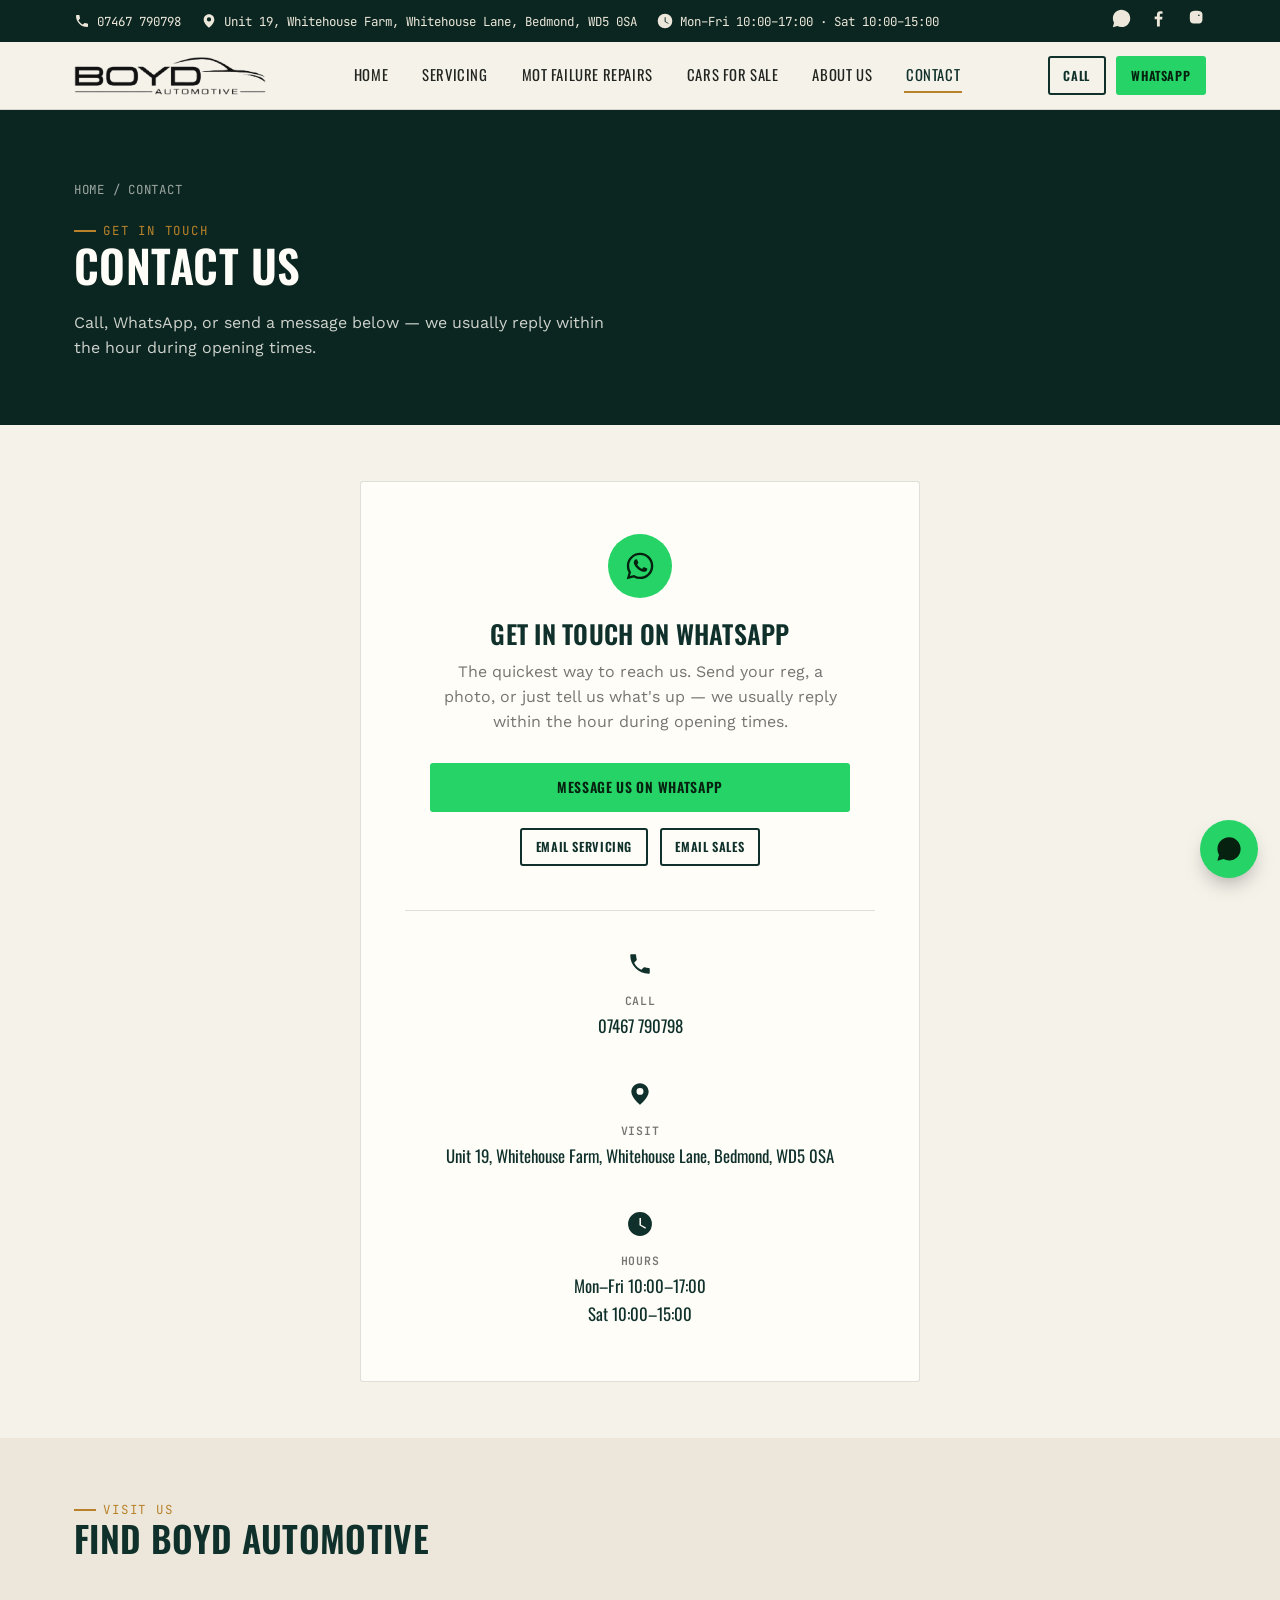
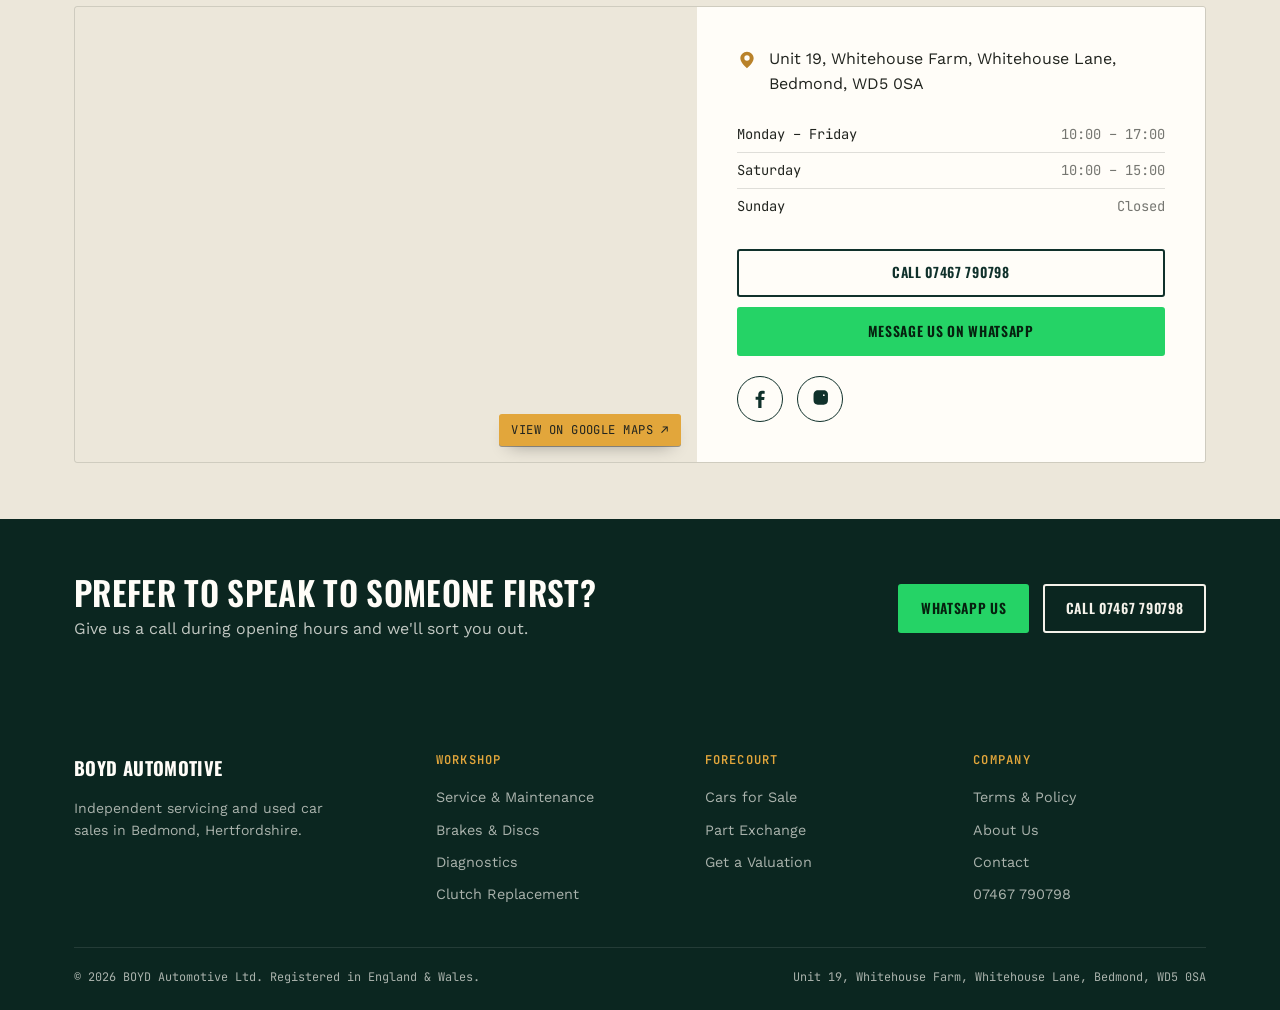
<file: contact.html>
<!DOCTYPE html>
<html lang="en">
<head>
<!-- Google Tag Manager -->
<script>(function(w,d,s,l,i){w[l]=w[l]||[];w[l].push({'gtm.start':
new Date().getTime(),event:'gtm.js'});var f=d.getElementsByTagName(s)[0],
j=d.createElement(s),dl=l!='dataLayer'?'&l='+l:'';j.async=true;j.src=
'https://www.googletagmanager.com/gtm.js?id='+i+dl;f.parentNode.insertBefore(j,f);
})(window,document,'script','dataLayer','GTM-PGJSM4LG');</script>
<!-- End Google Tag Manager -->

<meta charset="UTF-8">
<meta name="viewport" content="width=device-width, initial-scale=1.0">
<meta name="color-scheme" content="light only">
<title>Contact Us | BOYD Automotive</title>
<meta name="description" content="Contact BOYD Automotive in Bedmond — WhatsApp us to book a service or ask about a car.">
<meta name="robots" content="index, follow">
<link rel="canonical" href="https://boydautomotive.co.uk/contact.html">
<meta property="og:type" content="website">
<meta property="og:url" content="https://boydautomotive.co.uk/contact.html">
<meta property="og:title" content="Contact Us | BOYD Automotive">
<meta property="og:description" content="Contact BOYD Automotive in Bedmond — WhatsApp us to book a service or ask about a car.">
<meta property="og:image" content="https://boydautomotive.co.uk/boyd-logo.png">
<link rel="preconnect" href="https://fonts.googleapis.com">
<link href="https://fonts.googleapis.com/css2?family=Oswald:wght@500;600;700&family=Work+Sans:wght@400;500;600&family=JetBrains+Mono:wght@400;700&display=swap" rel="stylesheet">
<link rel="icon" href="favicon.ico" sizes="any">
<link rel="icon" href="favicon.svg" type="image/svg+xml">
<link rel="apple-touch-icon" href="apple-touch-icon.png">
<link rel="stylesheet" href="style.css?v=9">
</head>
<body>
<!-- Google Tag Manager (noscript) -->
<noscript><iframe src="https://www.googletagmanager.com/ns.html?id=GTM-PGJSM4LG"
height="0" width="0" style="display:none;visibility:hidden"></iframe></noscript>
<!-- End Google Tag Manager (noscript) -->


<div class="site-topfix">
<div class="topbar">
  <div class="container">
    <div class="topbar-left">
      <a href="tel:07467790798"><svg class="topbar-icon" viewBox="0 0 24 24"><path d="M6.6 10.8c1.4 2.8 3.8 5.2 6.6 6.6l2.2-2.2c.3-.3.7-.4 1-.2 1.1.4 2.3.6 3.6.6.6 0 1 .4 1 1V20c0 .6-.4 1-1 1-9.4 0-17-7.6-17-17 0-.6.4-1 1-1h3.4c.6 0 1 .4 1 1 0 1.3.2 2.5.6 3.6.1.4 0 .8-.2 1L6.6 10.8Z"/></svg> 07467 790798</a>
      <span><svg class="topbar-icon" viewBox="0 0 24 24"><path d="M12 2C7.6 2 4 5.6 4 10c0 5.6 8 12 8 12s8-6.4 8-12c0-4.4-3.6-8-8-8Zm0 10.8A2.8 2.8 0 1 1 12 6.4a2.8 2.8 0 0 1 0 6.4Z"/></svg> Unit 19, Whitehouse Farm, Whitehouse Lane, Bedmond, WD5 0SA</span>
      <span><svg class="topbar-icon" viewBox="0 0 24 24"><path d="M12 1a11 11 0 1 0 0 22 11 11 0 0 0 0-22Zm.9 11.6 4.6 2.7-.6 1-5.4-3.2V6.5h1.4v6.1Z"/></svg>Mon–Fri 10:00–17:00 · Sat 10:00–15:00</span>
    </div>
    <div class="topbar-socials">
      <a href="https://wa.me/447467790798" aria-label="WhatsApp us"><svg viewBox="0 0 24 24"><path d="M12.04 2C6.58 2 2.13 6.45 2.13 11.91c0 1.75.46 3.45 1.33 4.95L2.05 22l5.28-1.38a9.9 9.9 0 0 0 4.71 1.2h.01c5.46 0 9.91-4.45 9.91-9.91 0-2.65-1.03-5.14-2.9-7.01A9.87 9.87 0 0 0 12.04 2Z"/></svg></a>
      <a href="https://www.facebook.com/profile.php?id=61589379505451" target="_blank" rel="noopener" aria-label="Facebook"><svg viewBox="0 0 24 24"><path d="M13.5 21v-7.9h2.65l.4-3.08h-3.05V8.13c0-.89.25-1.5 1.52-1.5h1.63V3.9C15.9 3.83 15 3.75 13.94 3.75c-2.2 0-3.7 1.34-3.7 3.8v2.12H7.6v3.08h2.64V21h3.26Z"/></svg></a>
      <a href="#" aria-label="Instagram"><svg viewBox="0 0 24 24"><path d="M12 8.3a3.7 3.7 0 1 0 0 7.4 3.7 3.7 0 0 0 0-7.4Zm0 6.1a2.4 2.4 0 1 1 0-4.8 2.4 2.4 0 0 1 0 4.8Zm4.7-6.25a.87.87 0 1 1-1.73 0 .87.87 0 0 1 1.73 0ZM20 7.5c-.06-1.16-.32-2.19-1.16-3.03-.84-.84-1.87-1.1-3.03-1.16-1.19-.07-4.76-.07-5.95 0-1.16.06-2.18.32-3.03 1.16C5.9 5.31 5.64 6.34 5.58 7.5c-.07 1.19-.07 4.76 0 5.95.06 1.16.32 2.19 1.16 3.03.85.84 1.87 1.1 3.03 1.16 1.19.07 4.76.07 5.95 0 1.16-.06 2.19-.32 3.03-1.16.84-.84 1.1-1.87 1.16-3.03.07-1.19.07-4.75 0-5.95Z"/></svg></a>
    </div>
  </div>
</div>

<header class="site-header">
  <nav class="nav container">
    <a href="index.html" class="brand">
      <img src="boyd-logo.png" alt="BOYD Automotive" class="brand-logo">
    </a>
    <input type="checkbox" id="nav-toggle" class="nav-toggle">
    <label for="nav-toggle" class="nav-toggle-label" aria-label="Toggle menu"><span></span></label>
    <ul class="nav-links">
      <li><a href="index.html">Home</a></li>
      <li><a href="services.html">Servicing</a></li>
      <li><a href="mot-failure-repairs.html">MOT Failure Repairs</a></li>
      <li><a href="sales.html">Cars for Sale</a></li>
      <li><a href="about.html">About Us</a></li>
      <li><a href="contact.html" aria-current="page">Contact</a></li>
    </ul>
    <div class="nav-cta">
      <a class="btn btn-outline btn-sm" href="tel:07467790798">Call</a>
      <a class="btn btn-whatsapp btn-sm" href="https://wa.me/447467790798" target="_blank" rel="noopener">WhatsApp</a>
    </div>
  </nav>
</header>
</div>

<section class="page-hero">
  <div class="container">
    <div class="breadcrumb"><a href="index.html">Home</a> / Contact</div>
    <span class="kicker">Get in touch</span>
    <h1>Contact Us</h1>
    <p style="max-width:560px;color:rgba(255,253,248,.8);">Call, WhatsApp, or send a message below — we usually reply within the hour during opening times.</p>
  </div>
</section>

<section class="section-tight">
  <div class="container">
    <div class="wa-contact">
      <div class="wa-icon">
        <svg viewBox="0 0 24 24"><path d="M12.04 2C6.58 2 2.13 6.45 2.13 11.91c0 1.75.46 3.45 1.33 4.95L2.05 22l5.28-1.38a9.9 9.9 0 0 0 4.71 1.2h.01c5.46 0 9.91-4.45 9.91-9.91 0-2.65-1.03-5.14-2.9-7.01A9.87 9.87 0 0 0 12.04 2Zm0 1.8a8.1 8.1 0 0 1 5.75 2.38 8.09 8.09 0 0 1 2.38 5.75c0 4.48-3.65 8.13-8.14 8.13a8.2 8.2 0 0 1-4.15-1.13l-.3-.17-3.13.82.84-3.05-.19-.31a8.07 8.07 0 0 1-1.24-4.32c0-4.49 3.65-8.14 8.14-8.14ZM8.9 7.05c-.17 0-.44.06-.67.31-.23.25-.87.85-.87 2.07 0 1.22.89 2.4 1.02 2.57.12.16 1.72 2.7 4.24 3.68 2.1.82 2.52.65 2.97.62.46-.04 1.47-.6 1.68-1.18.2-.58.2-1.08.14-1.18-.06-.1-.23-.16-.47-.28-.25-.12-1.47-.72-1.7-.8-.23-.09-.4-.12-.56.12-.17.25-.64.8-.78.96-.14.16-.29.18-.53.06-.25-.13-1.04-.38-1.98-1.22-.73-.65-1.22-1.46-1.37-1.7-.14-.25-.02-.38.11-.5.11-.11.25-.29.37-.44.13-.14.17-.25.25-.4.08-.17.04-.31-.02-.44-.06-.12-.56-1.37-.78-1.87-.2-.48-.4-.42-.56-.43Z"/></svg>
      </div>
      <h2>Get in touch on WhatsApp</h2>
      <p>The quickest way to reach us. Send your reg, a photo, or just tell us what's up — we usually reply within the hour during opening times.</p>
      <p style="margin-top:28px;">
        <a href="https://wa.me/447467790798" target="_blank" rel="noopener" class="btn btn-whatsapp btn-block">Message Us on WhatsApp</a>
      </p>
      <div class="email-buttons">
        <a href="mailto:service@boydautomotive.co.uk" class="btn btn-outline btn-sm">Email Servicing</a>
        <a href="mailto:sales@boydautomotive.co.uk" class="btn btn-outline btn-sm">Email Sales</a>
      </div>

      <div class="contact-direct">
        <div class="contact-direct-item">
          <svg viewBox="0 0 24 24"><path d="M6.6 10.8c1.4 2.8 3.8 5.2 6.6 6.6l2.2-2.2c.3-.3.7-.4 1-.2 1.1.4 2.3.6 3.6.6.6 0 1 .4 1 1V20c0 .6-.4 1-1 1-9.4 0-17-7.6-17-17 0-.6.4-1 1-1h3.4c.6 0 1 .4 1 1 0 1.3.2 2.5.6 3.6.1.4 0 .8-.2 1L6.6 10.8Z"/></svg>
          <h4>Call</h4>
          <a href="tel:07467790798">07467 790798</a>
        </div>
        <div class="contact-direct-item">
          <svg viewBox="0 0 24 24"><path d="M12 2C7.6 2 4 5.6 4 10c0 5.6 8 12 8 12s8-6.4 8-12c0-4.4-3.6-8-8-8Zm0 10.8A2.8 2.8 0 1 1 12 6.4a2.8 2.8 0 0 1 0 6.4Z"/></svg>
          <h4>Visit</h4>
          <span class="value">Unit 19, Whitehouse Farm, Whitehouse Lane, Bedmond, WD5 0SA</span>
        </div>
        <div class="contact-direct-item">
          <svg viewBox="0 0 24 24"><path d="M12 1a11 11 0 1 0 0 22 11 11 0 0 0 0-22Zm.9 11.6 4.6 2.7-.6 1-5.4-3.2V6.5h1.4v6.1Z"/></svg>
          <h4>Hours</h4>
          <span class="value">Mon–Fri 10:00–17:00</span>
          <br>
          <span class="value">Sat 10:00–15:00</span>
        </div>
      </div>
    </div>
  </div>
</section>

<section class="section-tight" style="background:var(--paper-dim);">
  <div class="container">
    <div class="section-head">
      <span class="kicker">Visit us</span>
      <h2>Find BOYD Automotive</h2>
    </div>
    <div class="find-us">
      <div class="find-map">
        <iframe src="https://www.google.com/maps?q=51.7225634,-0.3921751&z=14&output=embed" title="Map to BOYD Automotive" loading="lazy"></iframe>
        <a class="find-map-link" href="https://www.google.com/maps/place/BOYD+Automotive/@51.7225634,-0.3921751,15z/data=!4m6!3m5!1s0x487641fe3e96d6eb:0x6ffa3940baba09b4!8m2!3d51.7225634!4d-0.3921751!16s%2Fg%2F11nqsnx0lx" target="_blank" rel="noopener" aria-label="Open BOYD Automotive in Google Maps">
          <span>View on Google Maps ↗</span>
        </a>
      </div>
      <div class="find-info">
        <div class="find-address">
          <svg viewBox="0 0 24 24"><path d="M12 2C7.6 2 4 5.6 4 10c0 5.6 8 12 8 12s8-6.4 8-12c0-4.4-3.6-8-8-8Zm0 10.8A2.8 2.8 0 1 1 12 6.4a2.8 2.8 0 0 1 0 6.4Z"/></svg>
            <span>Unit 19, Whitehouse Farm, Whitehouse Lane, Bedmond, WD5 0SA</span>
          </div>
          <table class="hours-table">
            <tr><td>Monday – Friday</td><td>10:00 – 17:00</td></tr>
            <tr><td>Saturday</td><td>10:00 – 15:00</td></tr>
            <tr><td>Sunday</td><td>Closed</td></tr>
          </table>
          <a href="tel:07467790798" class="btn btn-outline btn-block" style="margin-bottom:10px;">Call 07467 790798</a>
          <a href="https://wa.me/447467790798" target="_blank" rel="noopener" class="btn btn-whatsapp btn-block">Message us on WhatsApp</a>
          <div class="find-socials">
            <a href="https://www.facebook.com/profile.php?id=61589379505451" target="_blank" rel="noopener" aria-label="Facebook"><svg viewBox="0 0 24 24"><path d="M13.5 21v-7.9h2.65l.4-3.08h-3.05V8.13c0-.89.25-1.5 1.52-1.5h1.63V3.9C15.9 3.83 15 3.75 13.94 3.75c-2.2 0-3.7 1.34-3.7 3.8v2.12H7.6v3.08h2.64V21h3.26Z"/></svg></a>
            <a href="#" aria-label="Instagram"><svg viewBox="0 0 24 24"><path d="M12 8.3a3.7 3.7 0 1 0 0 7.4 3.7 3.7 0 0 0 0-7.4Zm0 6.1a2.4 2.4 0 1 1 0-4.8 2.4 2.4 0 0 1 0 4.8Zm4.7-6.25a.87.87 0 1 1-1.73 0 .87.87 0 0 1 1.73 0ZM20 7.5c-.06-1.16-.32-2.19-1.16-3.03-.84-.84-1.87-1.1-3.03-1.16-1.19-.07-4.76-.07-5.95 0-1.16.06-2.18.32-3.03 1.16C5.9 5.31 5.64 6.34 5.58 7.5c-.07 1.19-.07 4.76 0 5.95.06 1.16.32 2.19 1.16 3.03.85.84 1.87 1.1 3.03 1.16 1.19.07 4.76.07 5.95 0 1.16-.06 2.19-.32 3.03-1.16.84-.84 1.1-1.87 1.16-3.03.07-1.19.07-4.75 0-5.95Z"/></svg></a>
          </div>
        </div>
      </div>
    </div>
</section>

<section class="section-tight band-dark">
  <div class="container cta-band">
    <div>
      <h2>Prefer to speak to someone first?</h2>
      <p>Give us a call during opening hours and we'll sort you out.</p>
    </div>
    <div class="cta-actions">
      <a href="https://wa.me/447467790798" target="_blank" rel="noopener" class="btn btn-whatsapp">WhatsApp Us</a>
      <a href="tel:07467790798" class="btn btn-outline-light">Call 07467 790798</a>
    </div>
  </div>
</section>

<footer class="site-footer">
  <div class="container">
    <div class="footer-grid">
      <div class="footer-brand">
        <span class="brand-name">BOYD Automotive</span>
        <p>Independent servicing and used car sales in Bedmond, Hertfordshire.</p>
      </div>
      <div class="footer-col">
        <h4>Workshop</h4>
        <ul>
          <li><a href="services.html">Service &amp; Maintenance</a></li>
          <li><a href="services.html">Brakes &amp; Discs</a></li>
          <li><a href="services.html">Diagnostics</a></li>
          <li><a href="services.html">Clutch Replacement</a></li>
        </ul>
      </div>
      <div class="footer-col">
        <h4>Forecourt</h4>
        <ul>
          <li><a href="sales.html">Cars for Sale</a></li>
          <li><a href="sales.html">Part Exchange</a></li>
          <li><a href="sales.html">Get a Valuation</a></li>
        </ul>
      </div>
      <div class="footer-col">
        <h4>Company</h4>
        <ul>
          <li><a href="privacy-policy.html">Terms & Policy </a></li>
          <li><a href="about.html">About Us</a></li>
          <li><a href="contact.html">Contact</a></li>
          <li><a href="tel:07467790798">07467 790798</a></li>
        </ul>
      </div>
    </div>
    <div class="footer-bottom">
      <span>© 2026 BOYD Automotive Ltd. Registered in England &amp; Wales.</span>
      <span>Unit 19, Whitehouse Farm, Whitehouse Lane, Bedmond, WD5 0SA</span>
    </div>
  </div>
</footer>

<a href="https://wa.me/447467790798" target="_blank" rel="noopener" class="wa-float" aria-label="Chat on WhatsApp">
  <svg viewBox="0 0 24 24"><path d="M12.04 2C6.58 2 2.13 6.45 2.13 11.91c0 1.75.46 3.45 1.33 4.95L2.05 22l5.28-1.38a9.9 9.9 0 0 0 4.71 1.2h.01c5.46 0 9.91-4.45 9.91-9.91 0-2.65-1.03-5.14-2.9-7.01A9.87 9.87 0 0 0 12.04 2Z"/></svg>
</a>

</body>
</html>
</file>
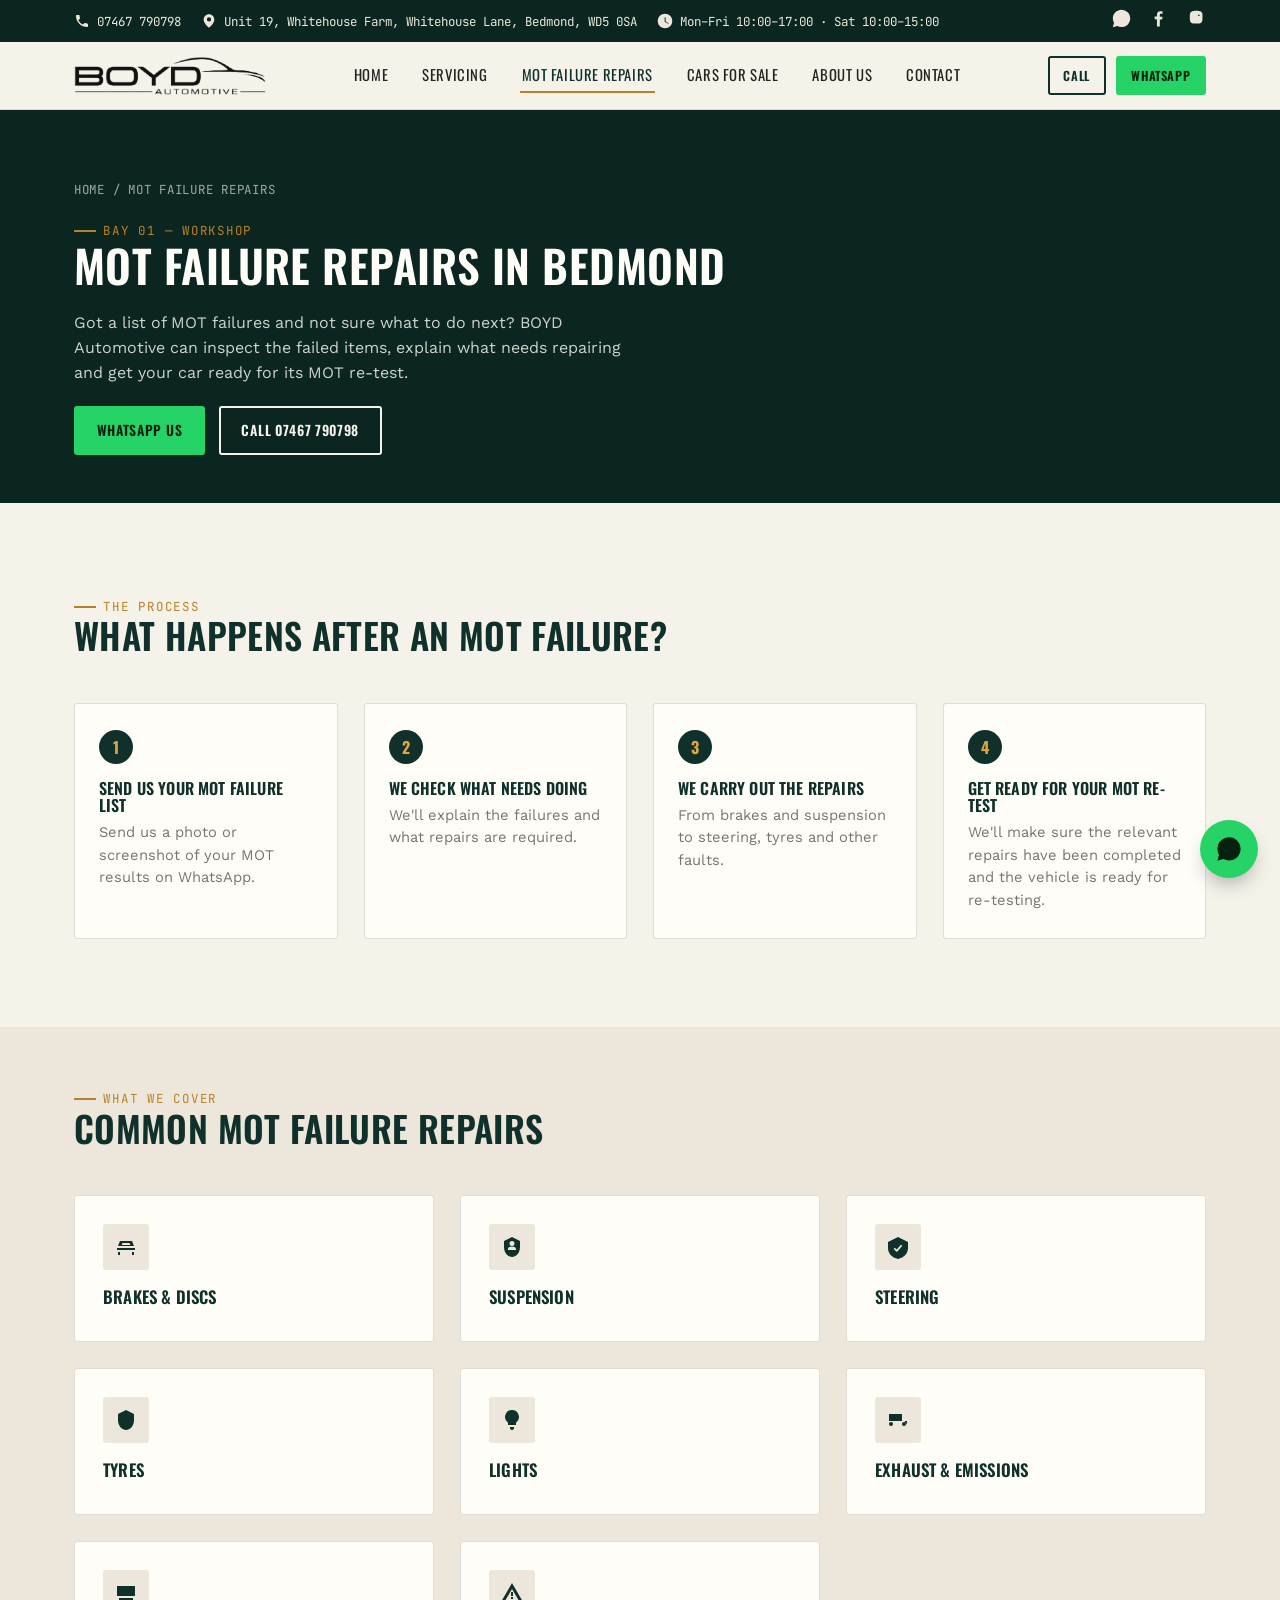
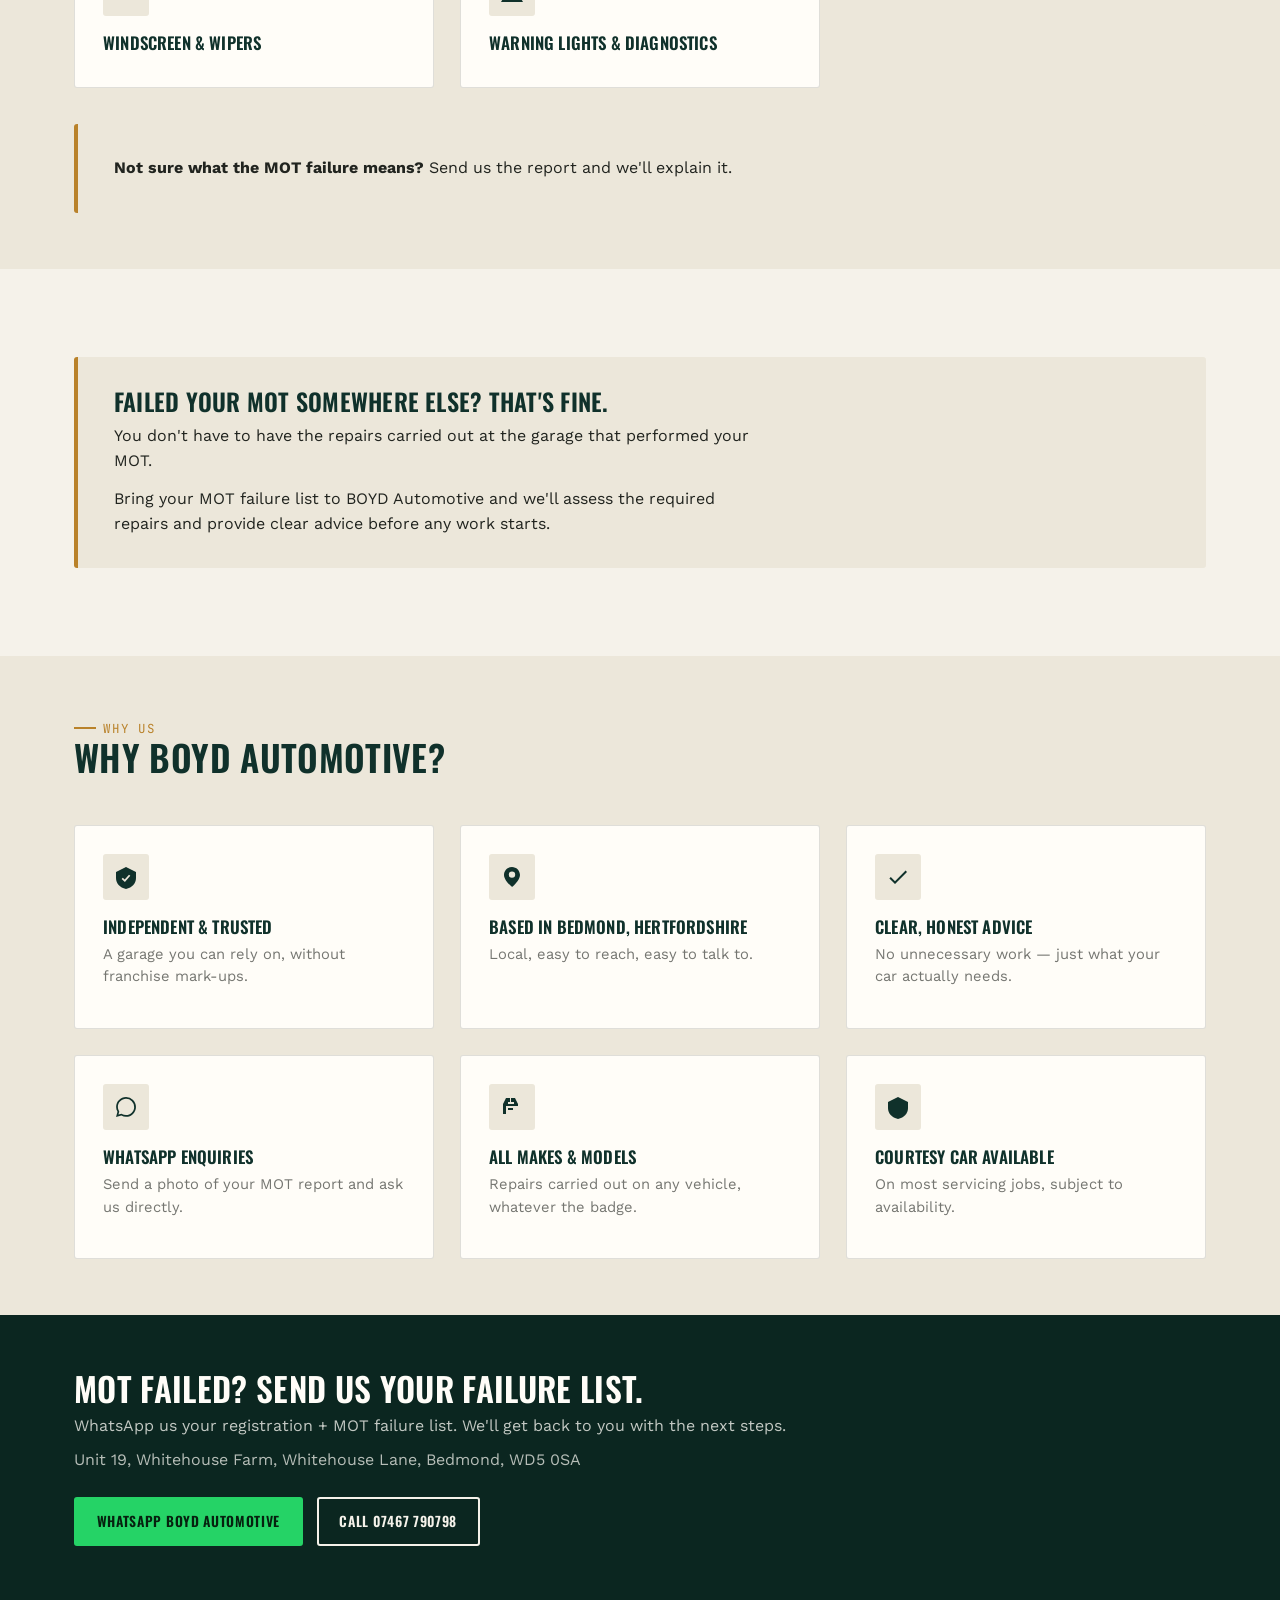
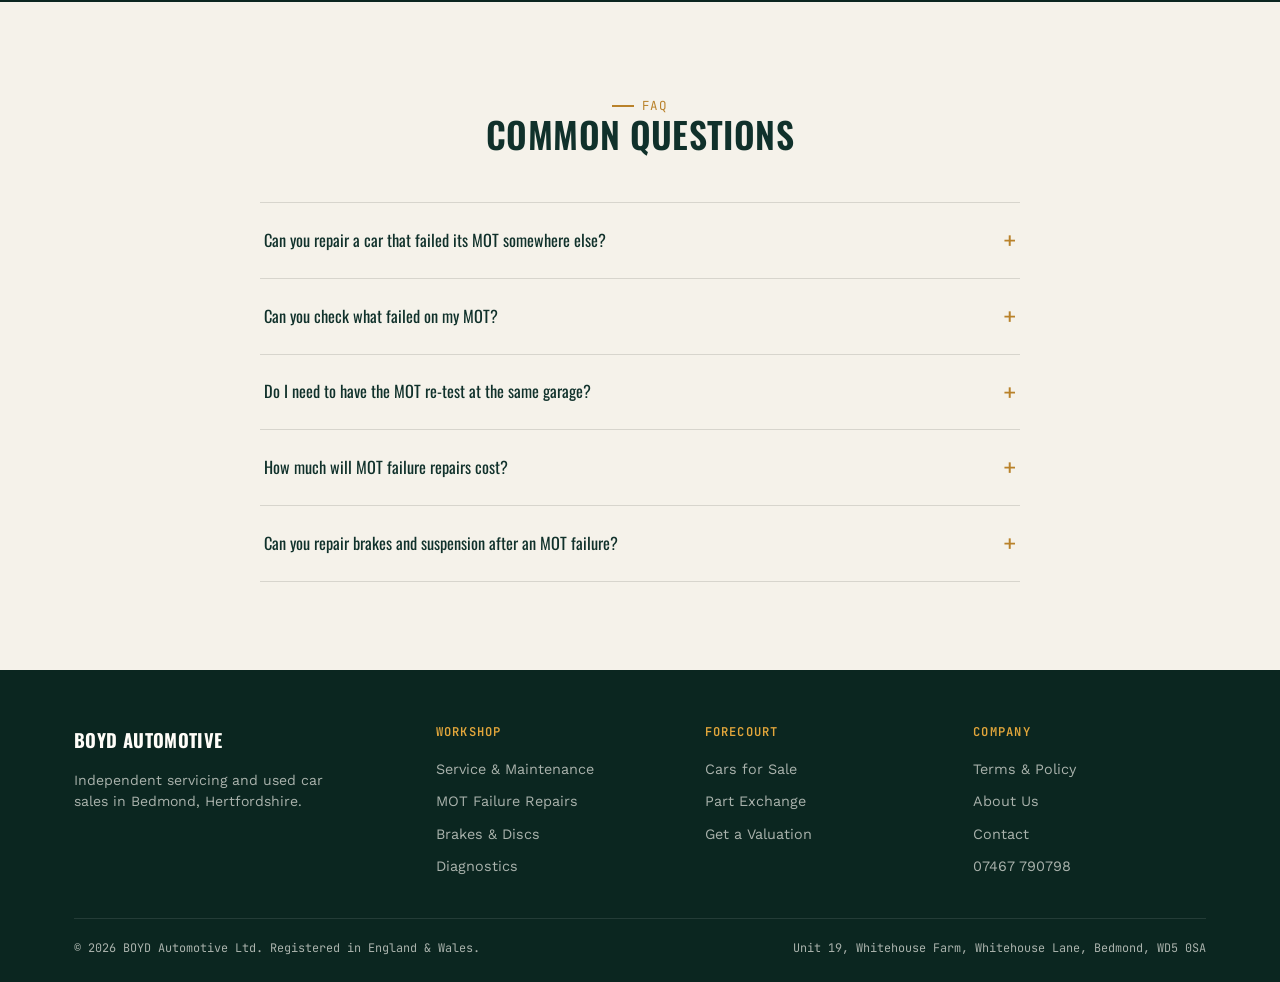
<file: mot-failure-repairs.html>
<!DOCTYPE html>
<html lang="en">
<head>
<!-- Google Tag Manager -->
<script>(function(w,d,s,l,i){w[l]=w[l]||[];w[l].push({'gtm.start':
new Date().getTime(),event:'gtm.js'});var f=d.getElementsByTagName(s)[0],
j=d.createElement(s),dl=l!='dataLayer'?'&l='+l:'';j.async=true;j.src=
'https://www.googletagmanager.com/gtm.js?id='+i+dl;f.parentNode.insertBefore(j,f);
})(window,document,'script','dataLayer','GTM-PGJSM4LG');</script>
<!-- End Google Tag Manager -->

<meta charset="UTF-8">
<meta name="viewport" content="width=device-width, initial-scale=1.0">
<meta name="color-scheme" content="light only">
<title>MOT Failure Repairs in Bedmond | BOYD Automotive</title>
<meta name="description" content="Failed your MOT? BOYD Automotive provides MOT failure repairs in Bedmond, Hertfordshire. Brakes, suspension, steering, tyres and more. WhatsApp us.">
<meta name="robots" content="index, follow">
<link rel="canonical" href="https://boydautomotive.co.uk/mot-failure-repairs.html">
<meta property="og:type" content="website">
<meta property="og:url" content="https://boydautomotive.co.uk/mot-failure-repairs.html">
<meta property="og:title" content="MOT Failure Repairs in Bedmond | BOYD Automotive">
<meta property="og:description" content="Failed your MOT? BOYD Automotive provides MOT failure repairs in Bedmond, Hertfordshire. Brakes, suspension, steering, tyres and more. WhatsApp us.">
<meta property="og:image" content="https://boydautomotive.co.uk/boyd-logo.png">
<link rel="preconnect" href="https://fonts.googleapis.com">
<link href="https://fonts.googleapis.com/css2?family=Oswald:wght@500;600;700&family=Work+Sans:wght@400;500;600&family=JetBrains+Mono:wght@400;700&display=swap" rel="stylesheet">
<link rel="icon" href="favicon.ico" sizes="any">
<link rel="icon" href="favicon.svg" type="image/svg+xml">
<link rel="apple-touch-icon" href="apple-touch-icon.png">
<link rel="stylesheet" href="style.css?v=9">
</head>
<body>
<!-- Google Tag Manager (noscript) -->
<noscript><iframe src="https://www.googletagmanager.com/ns.html?id=GTM-PGJSM4LG"
height="0" width="0" style="display:none;visibility:hidden"></iframe></noscript>
<!-- End Google Tag Manager (noscript) -->


<div class="site-topfix">
<div class="topbar">
  <div class="container">
    <div class="topbar-left">
      <a href="tel:07467790798"><svg class="topbar-icon" viewBox="0 0 24 24"><path d="M6.6 10.8c1.4 2.8 3.8 5.2 6.6 6.6l2.2-2.2c.3-.3.7-.4 1-.2 1.1.4 2.3.6 3.6.6.6 0 1 .4 1 1V20c0 .6-.4 1-1 1-9.4 0-17-7.6-17-17 0-.6.4-1 1-1h3.4c.6 0 1 .4 1 1 0 1.3.2 2.5.6 3.6.1.4 0 .8-.2 1L6.6 10.8Z"/></svg> 07467 790798</a>
      <span><svg class="topbar-icon" viewBox="0 0 24 24"><path d="M12 2C7.6 2 4 5.6 4 10c0 5.6 8 12 8 12s8-6.4 8-12c0-4.4-3.6-8-8-8Zm0 10.8A2.8 2.8 0 1 1 12 6.4a2.8 2.8 0 0 1 0 6.4Z"/></svg> Unit 19, Whitehouse Farm, Whitehouse Lane, Bedmond, WD5 0SA</span>
      <span><svg class="topbar-icon" viewBox="0 0 24 24"><path d="M12 1a11 11 0 1 0 0 22 11 11 0 0 0 0-22Zm.9 11.6 4.6 2.7-.6 1-5.4-3.2V6.5h1.4v6.1Z"/></svg>Mon–Fri 10:00–17:00 · Sat 10:00–15:00</span>
    </div>
    <div class="topbar-socials">
      <a href="https://wa.me/447467790798" aria-label="WhatsApp us"><svg viewBox="0 0 24 24"><path d="M12.04 2C6.58 2 2.13 6.45 2.13 11.91c0 1.75.46 3.45 1.33 4.95L2.05 22l5.28-1.38a9.9 9.9 0 0 0 4.71 1.2h.01c5.46 0 9.91-4.45 9.91-9.91 0-2.65-1.03-5.14-2.9-7.01A9.87 9.87 0 0 0 12.04 2Z"/></svg></a>
      <a href="https://www.facebook.com/profile.php?id=61589379505451" target="_blank" rel="noopener" aria-label="Facebook"><svg viewBox="0 0 24 24"><path d="M13.5 21v-7.9h2.65l.4-3.08h-3.05V8.13c0-.89.25-1.5 1.52-1.5h1.63V3.9C15.9 3.83 15 3.75 13.94 3.75c-2.2 0-3.7 1.34-3.7 3.8v2.12H7.6v3.08h2.64V21h3.26Z"/></svg></a>
      <a href="#" aria-label="Instagram"><svg viewBox="0 0 24 24"><path d="M12 8.3a3.7 3.7 0 1 0 0 7.4 3.7 3.7 0 0 0 0-7.4Zm0 6.1a2.4 2.4 0 1 1 0-4.8 2.4 2.4 0 0 1 0 4.8Zm4.7-6.25a.87.87 0 1 1-1.73 0 .87.87 0 0 1 1.73 0ZM20 7.5c-.06-1.16-.32-2.19-1.16-3.03-.84-.84-1.87-1.1-3.03-1.16-1.19-.07-4.76-.07-5.95 0-1.16.06-2.18.32-3.03 1.16C5.9 5.31 5.64 6.34 5.58 7.5c-.07 1.19-.07 4.76 0 5.95.06 1.16.32 2.19 1.16 3.03.85.84 1.87 1.1 3.03 1.16 1.19.07 4.76.07 5.95 0 1.16-.06 2.19-.32 3.03-1.16.84-.84 1.1-1.87 1.16-3.03.07-1.19.07-4.75 0-5.95Z"/></svg></a>
    </div>
  </div>
</div>

<header class="site-header">
  <nav class="nav container">
    <a href="index.html" class="brand">
      <img src="boyd-logo.png" alt="BOYD Automotive" class="brand-logo">
    </a>
    <input type="checkbox" id="nav-toggle" class="nav-toggle">
    <label for="nav-toggle" class="nav-toggle-label" aria-label="Toggle menu"><span></span></label>
    <ul class="nav-links">
      <li><a href="index.html">Home</a></li>
      <li><a href="services.html">Servicing</a></li>
      <li><a href="mot-failure-repairs.html" aria-current="page">MOT Failure Repairs</a></li>
      <li><a href="sales.html">Cars for Sale</a></li>
      <li><a href="about.html">About Us</a></li>
      <li><a href="contact.html">Contact</a></li>
    </ul>
    <div class="nav-cta">
      <a class="btn btn-outline btn-sm" href="tel:07467790798">Call</a>
      <a class="btn btn-whatsapp btn-sm" href="https://wa.me/447467790798" target="_blank" rel="noopener">WhatsApp</a>
    </div>
  </nav>
</header>
</div>

<!-- BLOCK 1 — H1 + first screen -->
<section class="page-hero">
  <div class="container">
    <div class="breadcrumb"><a href="index.html">Home</a> / MOT Failure Repairs</div>
    <span class="kicker">Bay 01 — Workshop</span>
    <h1>MOT Failure Repairs in Bedmond</h1>
    <p style="max-width:560px;color:rgba(255,253,248,.8);">Got a list of MOT failures and not sure what to do next? BOYD Automotive can inspect the failed items, explain what needs repairing and get your car ready for its MOT re-test.</p>
    <div style="display:flex;gap:14px;flex-wrap:wrap;margin-top:20px;">
      <a href="https://wa.me/447467790798" target="_blank" rel="noopener" class="btn btn-whatsapp">WhatsApp Us</a>
      <a href="tel:07467790798" class="btn btn-outline-light">Call 07467 790798</a>
    </div>
  </div>
</section>

<!-- BLOCK 2 — What happens after an MOT failure -->
<section>
  <div class="container">
    <div class="section-head">
      <span class="kicker">The process</span>
      <h2>What happens after an MOT failure?</h2>
    </div>
    <div class="steps-grid">
      <div class="step-card">
        <span class="step-num">1</span>
        <h3>Send us your MOT failure list</h3>
        <p>Send us a photo or screenshot of your MOT results on WhatsApp.</p>
      </div>
      <div class="step-card">
        <span class="step-num">2</span>
        <h3>We check what needs doing</h3>
        <p>We'll explain the failures and what repairs are required.</p>
      </div>
      <div class="step-card">
        <span class="step-num">3</span>
        <h3>We carry out the repairs</h3>
        <p>From brakes and suspension to steering, tyres and other faults.</p>
      </div>
      <div class="step-card">
        <span class="step-num">4</span>
        <h3>Get ready for your MOT re-test</h3>
        <p>We'll make sure the relevant repairs have been completed and the vehicle is ready for re-testing.</p>
      </div>
    </div>
  </div>
</section>

<!-- BLOCK 3 — Common MOT failure repairs -->
<section class="section-tight" style="background:var(--paper-dim);">
  <div class="container">
    <div class="section-head">
      <span class="kicker">What we cover</span>
      <h2>Common MOT failure repairs</h2>
    </div>
    <div class="grid-3">
      <div class="card">
        <div class="card-icon"><svg viewBox="0 0 24 24"><path d="M4 17h2v3H4v-3Zm14 0h2v3h-2v-3ZM3 13h18v2H3v-2ZM6 6h12l2 5H4l2-5Zm2.5 2 -.8 2h8.6l-.8-2h-7Z"/></svg></div>
        <h3>Brakes &amp; Discs</h3>
      </div>
      <div class="card">
        <div class="card-icon"><svg viewBox="0 0 24 24"><path d="M12 2 4 6v6c0 5.5 3.4 9.7 8 10 4.6-.3 8-4.5 8-10V6l-8-4Zm0 4a2.5 2.5 0 1 1 0 5 2.5 2.5 0 0 1 0-5Zm4 9H8v-1.2c0-1.6 2.7-2.4 4-2.4s4 .8 4 2.4V15Z"/></svg></div>
        <h3>Suspension</h3>
      </div>
      <div class="card">
        <div class="card-icon"><svg viewBox="0 0 24 24"><path d="M12 2 2 7v6c0 5.25 3.75 9.5 10 11 6.25-1.5 10-5.75 10-11V7l-10-5Zm-1.1 15-3.3-3.1 1.2-1.2 1.9 1.9 4.3-4.9 1.3 1.1L10.9 17Z"/></svg></div>
        <h3>Steering</h3>
      </div>
      <div class="card">
        <div class="card-icon"><svg viewBox="0 0 24 24"><path d="M12 2 4 6v6c0 5.5 3.4 9.7 8 10 4.6-.3 8-4.5 8-10V6l-8-4Z"/></svg></div>
        <h3>Tyres</h3>
      </div>
      <div class="card">
        <div class="card-icon"><svg viewBox="0 0 24 24"><path d="M12 2a7 7 0 0 0-4 12.7V17h8v-2.3A7 7 0 0 0 12 2Zm-2 17h4v1a2 2 0 0 1-4 0v-1Z"/></svg></div>
        <h3>Lights</h3>
      </div>
      <div class="card">
        <div class="card-icon"><svg viewBox="0 0 24 24"><path d="M3 13h13V6H3v7Zm13 0h2.5l2.5 3.5V13h-5Zm-13 3a2 2 0 1 0 4 0 2 2 0 0 0-4 0Zm13 0a2 2 0 1 0 4 0 2 2 0 0 0-4 0Z"/></svg></div>
        <h3>Exhaust &amp; Emissions</h3>
      </div>
      <div class="card">
        <div class="card-icon"><svg viewBox="0 0 24 24"><path d="M3 5h18v10H3V5Zm2 12h14v2H5v-2Zm3-9v4M12 8v6M16 8v4"/></svg></div>
        <h3>Windscreen &amp; Wipers</h3>
      </div>
      <div class="card">
        <div class="card-icon"><svg viewBox="0 0 24 24"><path d="M12 2 1 21h22L12 2Zm0 6 6.5 11h-13L12 8Zm-1 3v4h2v-4h-2Zm0 5v2h2v-2h-2Z"/></svg></div>
        <h3>Warning Lights &amp; Diagnostics</h3>
      </div>
    </div>
    <div class="callout" style="margin-top:36px;">
      <p style="margin:0;"><strong>Not sure what the MOT failure means?</strong> Send us the report and we'll explain it.</p>
    </div>
  </div>
</section>

<!-- BLOCK 4 — Failed elsewhere, that's fine -->
<section>
  <div class="container">
    <div class="callout">
      <h2>Failed your MOT somewhere else? That's fine.</h2>
      <p>You don't have to have the repairs carried out at the garage that performed your MOT.</p>
      <p>Bring your MOT failure list to BOYD Automotive and we'll assess the required repairs and provide clear advice before any work starts.</p>
    </div>
  </div>
</section>

<!-- BLOCK 5 — Why BOYD Automotive -->
<section class="section-tight" style="background:var(--paper-dim);">
  <div class="container">
    <div class="section-head">
      <span class="kicker">Why us</span>
      <h2>Why BOYD Automotive?</h2>
    </div>
    <div class="grid-3">
      <div class="card">
        <div class="card-icon"><svg viewBox="0 0 24 24"><path d="M12 2 2 7v6c0 5.25 3.75 9.5 10 11 6.25-1.5 10-5.75 10-11V7l-10-5Zm-1.1 15-3.3-3.1 1.2-1.2 1.9 1.9 4.3-4.9 1.3 1.1L10.9 17Z"/></svg></div>
        <h3>Independent &amp; Trusted</h3>
        <p>A garage you can rely on, without franchise mark-ups.</p>
      </div>
      <div class="card">
        <div class="card-icon"><svg viewBox="0 0 24 24"><path d="M12 2C7.6 2 4 5.6 4 10c0 5.6 8 12 8 12s8-6.4 8-12c0-4.4-3.6-8-8-8Zm0 10.8A2.8 2.8 0 1 1 12 6.4a2.8 2.8 0 0 1 0 6.4Z"/></svg></div>
        <h3>Based in Bedmond, Hertfordshire</h3>
        <p>Local, easy to reach, easy to talk to.</p>
      </div>
      <div class="card">
        <div class="card-icon"><svg viewBox="0 0 24 24"><path d="M9 16.2 4.8 12l-1.4 1.4L9 19 21 7l-1.4-1.4L9 16.2Z"/></svg></div>
        <h3>Clear, Honest Advice</h3>
        <p>No unnecessary work — just what your car actually needs.</p>
      </div>
      <div class="card">
        <div class="card-icon"><svg viewBox="0 0 24 24"><path d="M12.04 2C6.58 2 2.13 6.45 2.13 11.91c0 1.75.46 3.45 1.33 4.95L2.05 22l5.28-1.38a9.9 9.9 0 0 0 4.71 1.2h.01c5.46 0 9.91-4.45 9.91-9.91 0-2.65-1.03-5.14-2.9-7.01A9.87 9.87 0 0 0 12.04 2Zm0 1.8a8.1 8.1 0 0 1 5.75 2.38 8.09 8.09 0 0 1 2.38 5.75c0 4.48-3.65 8.13-8.14 8.13a8.2 8.2 0 0 1-4.15-1.13l-.3-.17-3.13.82.84-3.05-.19-.31a8.07 8.07 0 0 1-1.24-4.32c0-4.49 3.65-8.14 8.14-8.14Z"/></svg></div>
        <h3>WhatsApp Enquiries</h3>
        <p>Send a photo of your MOT report and ask us directly.</p>
      </div>
      <div class="card">
        <div class="card-icon"><svg viewBox="0 0 24 24"><path d="M6 3h4v4H8v2h3v4H8v2h5v-2h-2v-4h3V7h-3V3h4l3 6v10H3V9l3-6Zm12 8H6v8h12v-8Z"/></svg></div>
        <h3>All Makes &amp; Models</h3>
        <p>Repairs carried out on any vehicle, whatever the badge.</p>
      </div>
      <div class="card">
        <div class="card-icon"><svg viewBox="0 0 24 24"><path d="M12 2 2 7v6c0 5.25 3.75 9.5 10 11 6.25-1.5 10-5.75 10-11V7l-10-5Z"/></svg></div>
        <h3>Courtesy Car Available</h3>
        <p>On most servicing jobs, subject to availability.</p>
      </div>
    </div>
  </div>
</section>

<!-- BLOCK 6 — CTA -->
<section class="section-tight band-dark">
  <div class="container cta-band">
    <div>
      <h2>MOT failed? Send us your failure list.</h2>
      <p>WhatsApp us your registration + MOT failure list. We'll get back to you with the next steps.</p>
      <p style="color:rgba(255,253,248,.7); margin-top:10px;">Unit 19, Whitehouse Farm, Whitehouse Lane, Bedmond, WD5 0SA</p>
    </div>
    <div class="cta-actions">
      <a href="https://wa.me/447467790798" target="_blank" rel="noopener" class="btn btn-whatsapp">WhatsApp BOYD Automotive</a>
      <a href="tel:07467790798" class="btn btn-outline-light">Call 07467 790798</a>
    </div>
  </div>
</section>

<!-- BLOCK 7 — FAQ -->
<section>
  <div class="container">
    <div class="section-head center">
      <span class="kicker">FAQ</span>
      <h2>Common questions</h2>
    </div>
    <div class="faq-list">
      <details class="faq-item">
        <summary>Can you repair a car that failed its MOT somewhere else?</summary>
        <p>Yes. You can bring your MOT failure list to BOYD Automotive and we can carry out the required repairs.</p>
      </details>
      <details class="faq-item">
        <summary>Can you check what failed on my MOT?</summary>
        <p>Yes. Send us your MOT failure information via WhatsApp and we'll advise you on the next step.</p>
      </details>
      <details class="faq-item">
        <summary>Do I need to have the MOT re-test at the same garage?</summary>
        <p>Not necessarily. The requirements depend on where and when the re-test is carried out.</p>
      </details>
      <details class="faq-item">
        <summary>How much will MOT failure repairs cost?</summary>
        <p>It depends on the faults identified during the MOT. We can inspect the vehicle and explain the required repairs before work starts.</p>
      </details>
      <details class="faq-item">
        <summary>Can you repair brakes and suspension after an MOT failure?</summary>
        <p>Yes. We carry out brake, suspension, steering and other common MOT-related repairs.</p>
      </details>
    </div>
  </div>
</section>

<footer class="site-footer">
  <div class="container">
    <div class="footer-grid">
      <div class="footer-brand">
        <span class="brand-name">BOYD Automotive</span>
        <p>Independent servicing and used car sales in Bedmond, Hertfordshire.</p>
      </div>
      <div class="footer-col">
        <h4>Workshop</h4>
        <ul>
          <li><a href="services.html">Service &amp; Maintenance</a></li>
          <li><a href="mot-failure-repairs.html">MOT Failure Repairs</a></li>
          <li><a href="services.html">Brakes &amp; Discs</a></li>
          <li><a href="services.html">Diagnostics</a></li>
        </ul>
      </div>
      <div class="footer-col">
        <h4>Forecourt</h4>
        <ul>
          <li><a href="sales.html">Cars for Sale</a></li>
          <li><a href="sales.html">Part Exchange</a></li>
          <li><a href="sales.html">Get a Valuation</a></li>
        </ul>
      </div>
      <div class="footer-col">
        <h4>Company</h4>
        <ul>
          <li><a href="privacy-policy.html">Terms & Policy </a></li>
          <li><a href="about.html">About Us</a></li>
          <li><a href="contact.html">Contact</a></li>
          <li><a href="tel:07467790798">07467 790798</a></li>
        </ul>
      </div>
    </div>
    <div class="footer-bottom">
      <span>© 2026 BOYD Automotive Ltd. Registered in England &amp; Wales.</span>
      <span>Unit 19, Whitehouse Farm, Whitehouse Lane, Bedmond, WD5 0SA</span>
    </div>
  </div>
</footer>

<a href="https://wa.me/447467790798" target="_blank" rel="noopener" class="wa-float" aria-label="Chat on WhatsApp">
  <svg viewBox="0 0 24 24"><path d="M12.04 2C6.58 2 2.13 6.45 2.13 11.91c0 1.75.46 3.45 1.33 4.95L2.05 22l5.28-1.38a9.9 9.9 0 0 0 4.71 1.2h.01c5.46 0 9.91-4.45 9.91-9.91 0-2.65-1.03-5.14-2.9-7.01A9.87 9.87 0 0 0 12.04 2Z"/></svg>
</a>

</body>
</html>
</file>
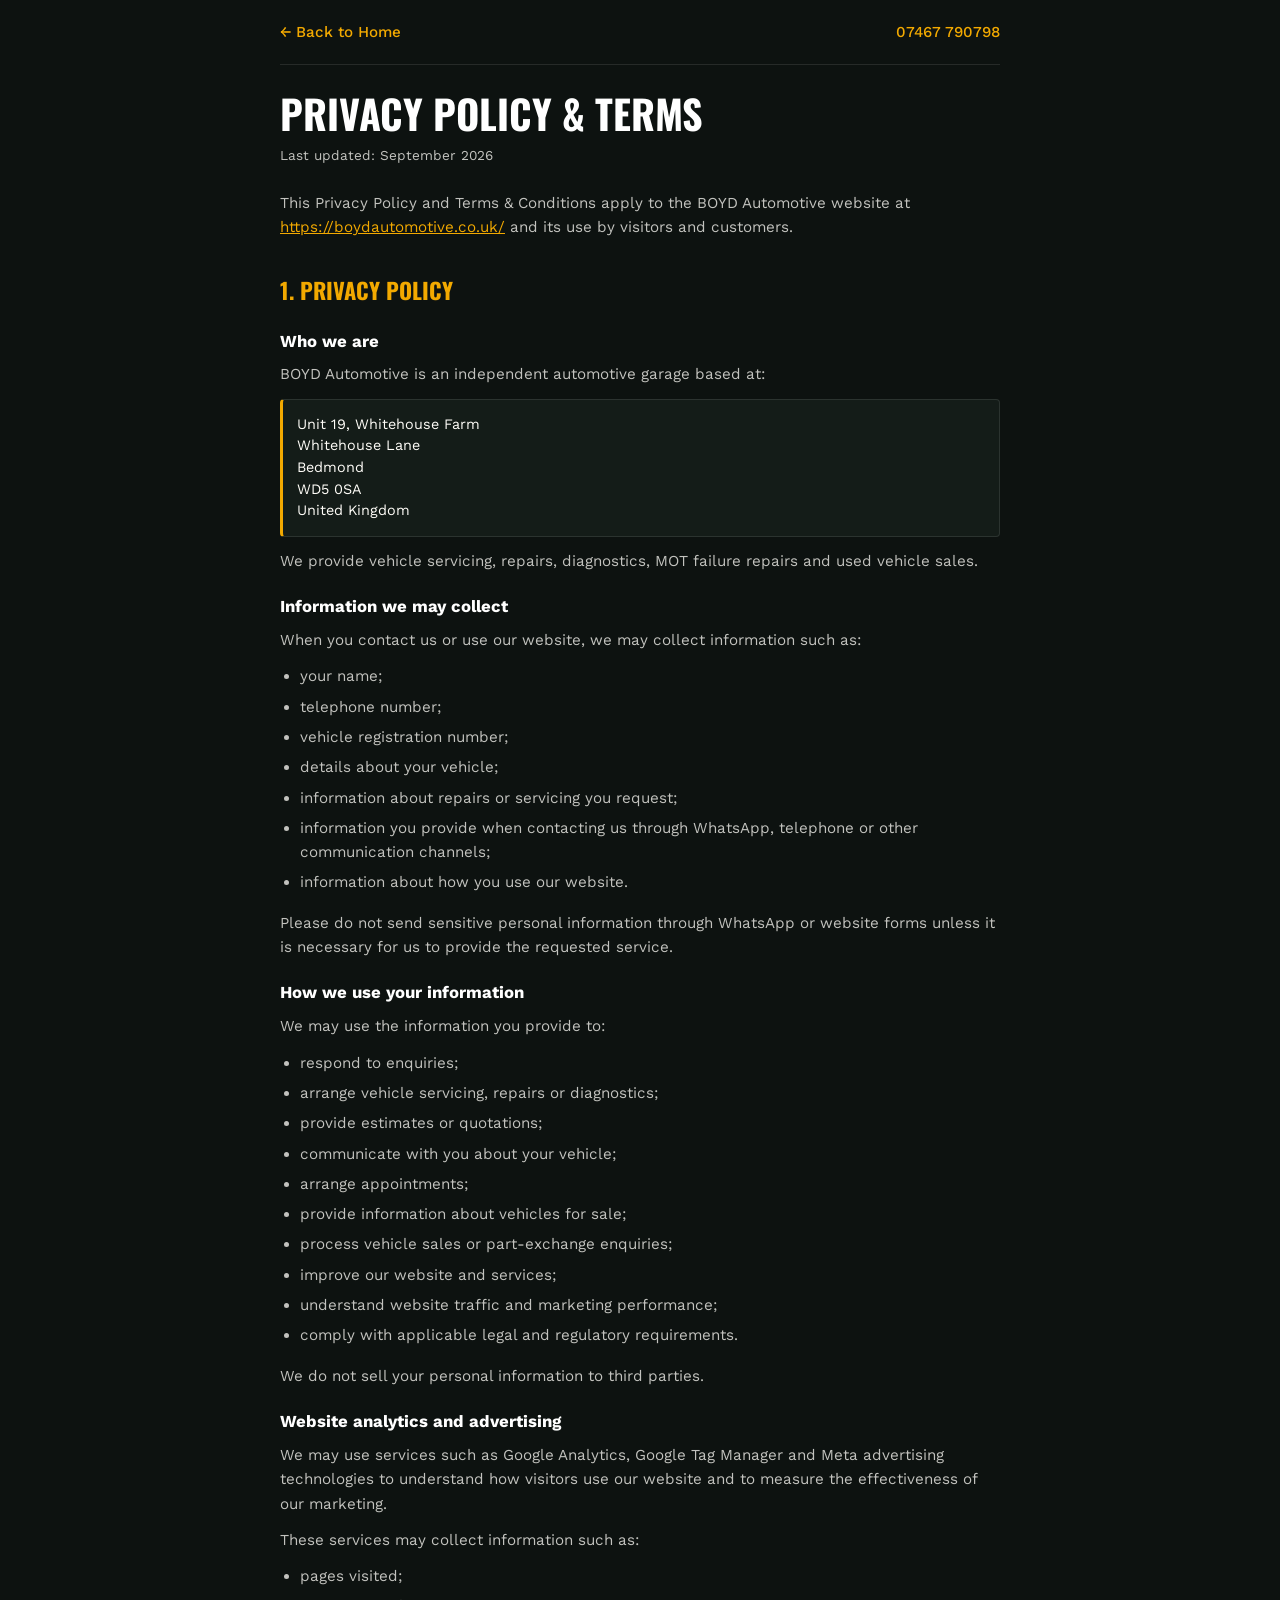
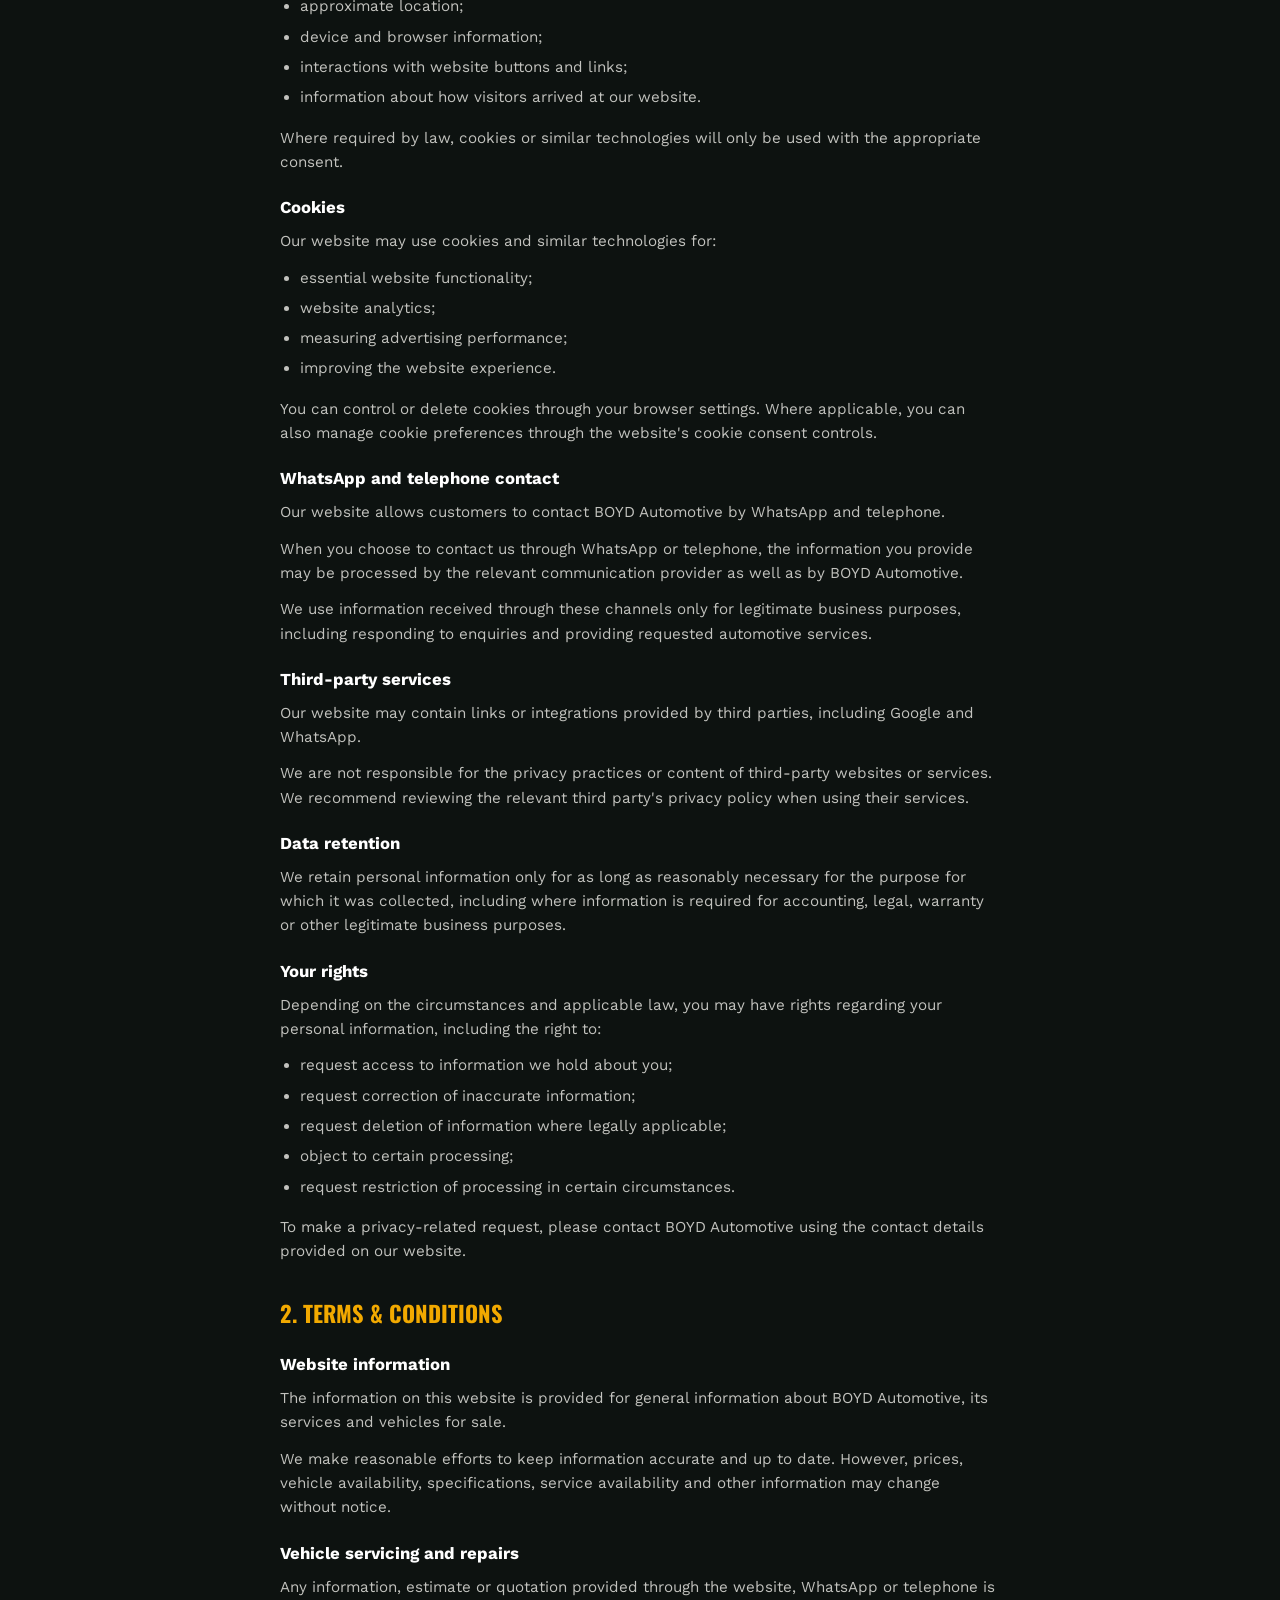
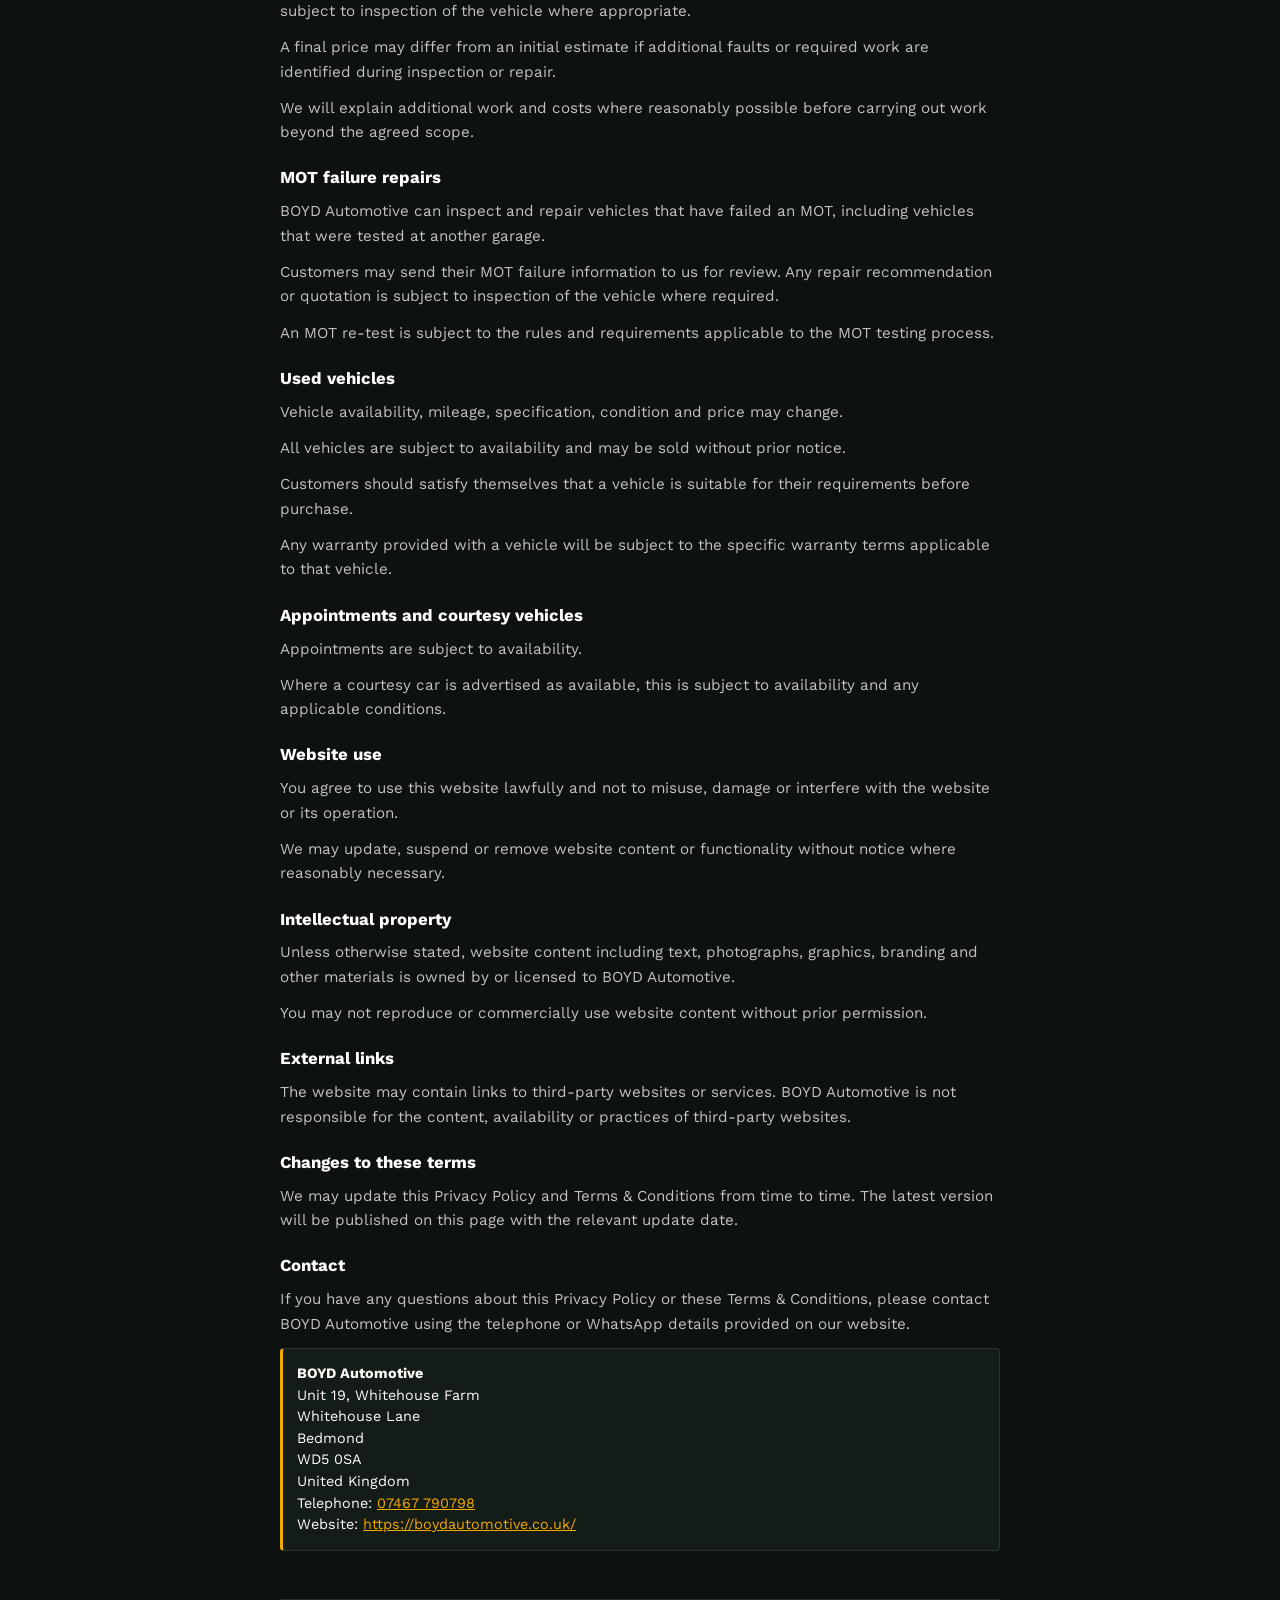
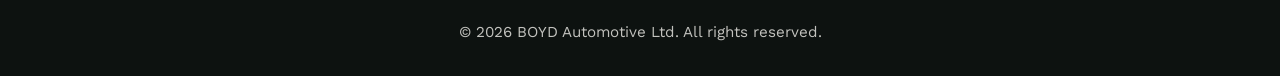
<file: privacy-policy.html>
<!DOCTYPE html>
<html lang="en">
<head>
<meta charset="UTF-8">
<meta name="viewport" content="width=device-width, initial-scale=1.0">
<title>Privacy Policy &amp; Terms | BOYD Automotive</title>
<meta name="description" content="Privacy Policy and Terms & Conditions for BOYD Automotive.">
<meta name="robots" content="index, follow">
<link rel="canonical" href="https://boydautomotive.co.uk/privacy-policy.html">
<link rel="preconnect" href="https://fonts.googleapis.com">
<link href="https://fonts.googleapis.com/css2?family=Oswald:wght@500;600&family=Work+Sans:wght@400;500&display=swap" rel="stylesheet">

<style>
  :root {
    --bg-dark: #0d1210;
    --card-bg: #141c18;
    --accent: #f2a900;
    --text-light: #fffdf8;
    --text-dim: rgba(255, 253, 248, 0.75);
    --border: rgba(255, 255, 255, 0.1);
  }

  * {
    box-sizing: border-box;
    margin: 0;
    padding: 0;
  }

  body {
    background-color: var(--bg-dark);
    color: var(--text-light);
    font-family: 'Work Sans', -apple-system, sans-serif;
    line-height: 1.6;
    padding: 20px 16px;
    -webkit-font-smoothing: antialiased;
  }

  .wrapper {
    max-width: 720px;
    margin: 0 auto;
  }

  .top-nav {
    display: flex;
    justify-content: space-between;
    align-items: center;
    padding-bottom: 20px;
    margin-bottom: 24px;
    border-bottom: 1px solid var(--border);
  }

  .top-nav a {
    color: var(--accent);
    text-decoration: none;
    font-weight: 500;
    font-size: 0.95rem;
  }

  h1 {
    font-family: 'Oswald', sans-serif;
    font-size: clamp(1.8rem, 5vw, 2.5rem);
    text-transform: uppercase;
    color: #ffffff;
    margin-bottom: 8px;
    line-height: 1.2;
  }

  h2 {
    font-family: 'Oswald', sans-serif;
    font-size: 1.4rem;
    text-transform: uppercase;
    color: var(--accent);
    margin: 32px 0 12px;
  }

  h3 {
    font-size: 1.05rem;
    color: #ffffff;
    margin: 20px 0 8px;
  }

  .subtitle {
    font-size: 0.85rem;
    color: var(--text-dim);
    margin-bottom: 24px;
  }

  p {
    color: var(--text-dim);
    font-size: 0.95rem;
    margin-bottom: 12px;
  }

  ul {
    margin: 0 0 16px 20px;
    color: var(--text-dim);
    font-size: 0.95rem;
  }

  li {
    margin-bottom: 6px;
  }

  a {
    color: var(--accent);
  }

  .address-box {
    background: var(--card-bg);
    border: 1px solid var(--border);
    border-left: 3px solid var(--accent);
    padding: 14px;
    border-radius: 4px;
    margin: 12px 0;
    font-size: 0.9rem;
    line-height: 1.5;
  }

  footer {
    margin-top: 48px;
    padding-top: 20px;
    border-top: 1px solid var(--border);
    font-size: 0.8rem;
    color: var(--text-dim);
    text-align: center;
  }

  @media (max-width: 480px) {
    body {
      padding: 16px 12px;
    }
    
    h2 {
      font-size: 1.25rem;
    }

    ul {
      padding-left: 16px;
    }
  }
</style>
</head>
<body>

<div class="wrapper">

  <nav class="top-nav">
    <a href="index.html">← Back to Home</a>
    <a href="tel:07467790798">07467 790798</a>
  </nav>

  <header>
    <h1>Privacy Policy &amp; Terms</h1>
    <p class="subtitle">Last updated: September 2026</p>
  </header>

  <main>
    <p>This Privacy Policy and Terms &amp; Conditions apply to the BOYD Automotive website at <a href="https://boydautomotive.co.uk/">https://boydautomotive.co.uk/</a> and its use by visitors and customers.</p>

    <h2>1. Privacy Policy</h2>

    <h3>Who we are</h3>
    <p>BOYD Automotive is an independent automotive garage based at:</p>
    <div class="address-box">
      Unit 19, Whitehouse Farm<br>
      Whitehouse Lane<br>
      Bedmond<br>
      WD5 0SA<br>
      United Kingdom
    </div>
    <p>We provide vehicle servicing, repairs, diagnostics, MOT failure repairs and used vehicle sales.</p>

    <h3>Information we may collect</h3>
    <p>When you contact us or use our website, we may collect information such as:</p>
    <ul>
      <li>your name;</li>
      <li>telephone number;</li>
      <li>vehicle registration number;</li>
      <li>details about your vehicle;</li>
      <li>information about repairs or servicing you request;</li>
      <li>information you provide when contacting us through WhatsApp, telephone or other communication channels;</li>
      <li>information about how you use our website.</li>
    </ul>
    <p>Please do not send sensitive personal information through WhatsApp or website forms unless it is necessary for us to provide the requested service.</p>

    <h3>How we use your information</h3>
    <p>We may use the information you provide to:</p>
    <ul>
      <li>respond to enquiries;</li>
      <li>arrange vehicle servicing, repairs or diagnostics;</li>
      <li>provide estimates or quotations;</li>
      <li>communicate with you about your vehicle;</li>
      <li>arrange appointments;</li>
      <li>provide information about vehicles for sale;</li>
      <li>process vehicle sales or part-exchange enquiries;</li>
      <li>improve our website and services;</li>
      <li>understand website traffic and marketing performance;</li>
      <li>comply with applicable legal and regulatory requirements.</li>
    </ul>
    <p>We do not sell your personal information to third parties.</p>

    <h3>Website analytics and advertising</h3>
    <p>We may use services such as Google Analytics, Google Tag Manager and Meta advertising technologies to understand how visitors use our website and to measure the effectiveness of our marketing.</p>
    <p>These services may collect information such as:</p>
    <ul>
      <li>pages visited;</li>
      <li>approximate location;</li>
      <li>device and browser information;</li>
      <li>interactions with website buttons and links;</li>
      <li>information about how visitors arrived at our website.</li>
    </ul>
    <p>Where required by law, cookies or similar technologies will only be used with the appropriate consent.</p>

    <h3>Cookies</h3>
    <p>Our website may use cookies and similar technologies for:</p>
    <ul>
      <li>essential website functionality;</li>
      <li>website analytics;</li>
      <li>measuring advertising performance;</li>
      <li>improving the website experience.</li>
    </ul>
    <p>You can control or delete cookies through your browser settings. Where applicable, you can also manage cookie preferences through the website's cookie consent controls.</p>

    <h3>WhatsApp and telephone contact</h3>
    <p>Our website allows customers to contact BOYD Automotive by WhatsApp and telephone.</p>
    <p>When you choose to contact us through WhatsApp or telephone, the information you provide may be processed by the relevant communication provider as well as by BOYD Automotive.</p>
    <p>We use information received through these channels only for legitimate business purposes, including responding to enquiries and providing requested automotive services.</p>

    <h3>Third-party services</h3>
    <p>Our website may contain links or integrations provided by third parties, including Google and WhatsApp.</p>
    <p>We are not responsible for the privacy practices or content of third-party websites or services. We recommend reviewing the relevant third party's privacy policy when using their services.</p>

    <h3>Data retention</h3>
    <p>We retain personal information only for as long as reasonably necessary for the purpose for which it was collected, including where information is required for accounting, legal, warranty or other legitimate business purposes.</p>

    <h3>Your rights</h3>
    <p>Depending on the circumstances and applicable law, you may have rights regarding your personal information, including the right to:</p>
    <ul>
      <li>request access to information we hold about you;</li>
      <li>request correction of inaccurate information;</li>
      <li>request deletion of information where legally applicable;</li>
      <li>object to certain processing;</li>
      <li>request restriction of processing in certain circumstances.</li>
    </ul>
    <p>To make a privacy-related request, please contact BOYD Automotive using the contact details provided on our website.</p>

    <h2>2. Terms &amp; Conditions</h2>

    <h3>Website information</h3>
    <p>The information on this website is provided for general information about BOYD Automotive, its services and vehicles for sale.</p>
    <p>We make reasonable efforts to keep information accurate and up to date. However, prices, vehicle availability, specifications, service availability and other information may change without notice.</p>

    <h3>Vehicle servicing and repairs</h3>
    <p>Any information, estimate or quotation provided through the website, WhatsApp or telephone is subject to inspection of the vehicle where appropriate.</p>
    <p>A final price may differ from an initial estimate if additional faults or required work are identified during inspection or repair.</p>
    <p>We will explain additional work and costs where reasonably possible before carrying out work beyond the agreed scope.</p>

    <h3>MOT failure repairs</h3>
    <p>BOYD Automotive can inspect and repair vehicles that have failed an MOT, including vehicles that were tested at another garage.</p>
    <p>Customers may send their MOT failure information to us for review. Any repair recommendation or quotation is subject to inspection of the vehicle where required.</p>
    <p>An MOT re-test is subject to the rules and requirements applicable to the MOT testing process.</p>

    <h3>Used vehicles</h3>
    <p>Vehicle availability, mileage, specification, condition and price may change.</p>
    <p>All vehicles are subject to availability and may be sold without prior notice.</p>
    <p>Customers should satisfy themselves that a vehicle is suitable for their requirements before purchase.</p>
    <p>Any warranty provided with a vehicle will be subject to the specific warranty terms applicable to that vehicle.</p>

    <h3>Appointments and courtesy vehicles</h3>
    <p>Appointments are subject to availability.</p>
    <p>Where a courtesy car is advertised as available, this is subject to availability and any applicable conditions.</p>

    <h3>Website use</h3>
    <p>You agree to use this website lawfully and not to misuse, damage or interfere with the website or its operation.</p>
    <p>We may update, suspend or remove website content or functionality without notice where reasonably necessary.</p>

    <h3>Intellectual property</h3>
    <p>Unless otherwise stated, website content including text, photographs, graphics, branding and other materials is owned by or licensed to BOYD Automotive.</p>
    <p>You may not reproduce or commercially use website content without prior permission.</p>

    <h3>External links</h3>
    <p>The website may contain links to third-party websites or services. BOYD Automotive is not responsible for the content, availability or practices of third-party websites.</p>

    <h3>Changes to these terms</h3>
    <p>We may update this Privacy Policy and Terms &amp; Conditions from time to time. The latest version will be published on this page with the relevant update date.</p>

    <h3>Contact</h3>
    <p>If you have any questions about this Privacy Policy or these Terms &amp; Conditions, please contact BOYD Automotive using the telephone or WhatsApp details provided on our website.</p>
    <div class="address-box">
      <strong>BOYD Automotive</strong><br>
      Unit 19, Whitehouse Farm<br>
      Whitehouse Lane<br>
      Bedmond<br>
      WD5 0SA<br>
      United Kingdom<br>
      Telephone: <a href="tel:07467790798">07467 790798</a><br>
      Website: <a href="https://boydautomotive.co.uk/">https://boydautomotive.co.uk/</a>
    </div>
  </main>

  <footer>
    <p>© 2026 BOYD Automotive Ltd. All rights reserved.</p>
  </footer>

</div>

</body>
</html>
</file>
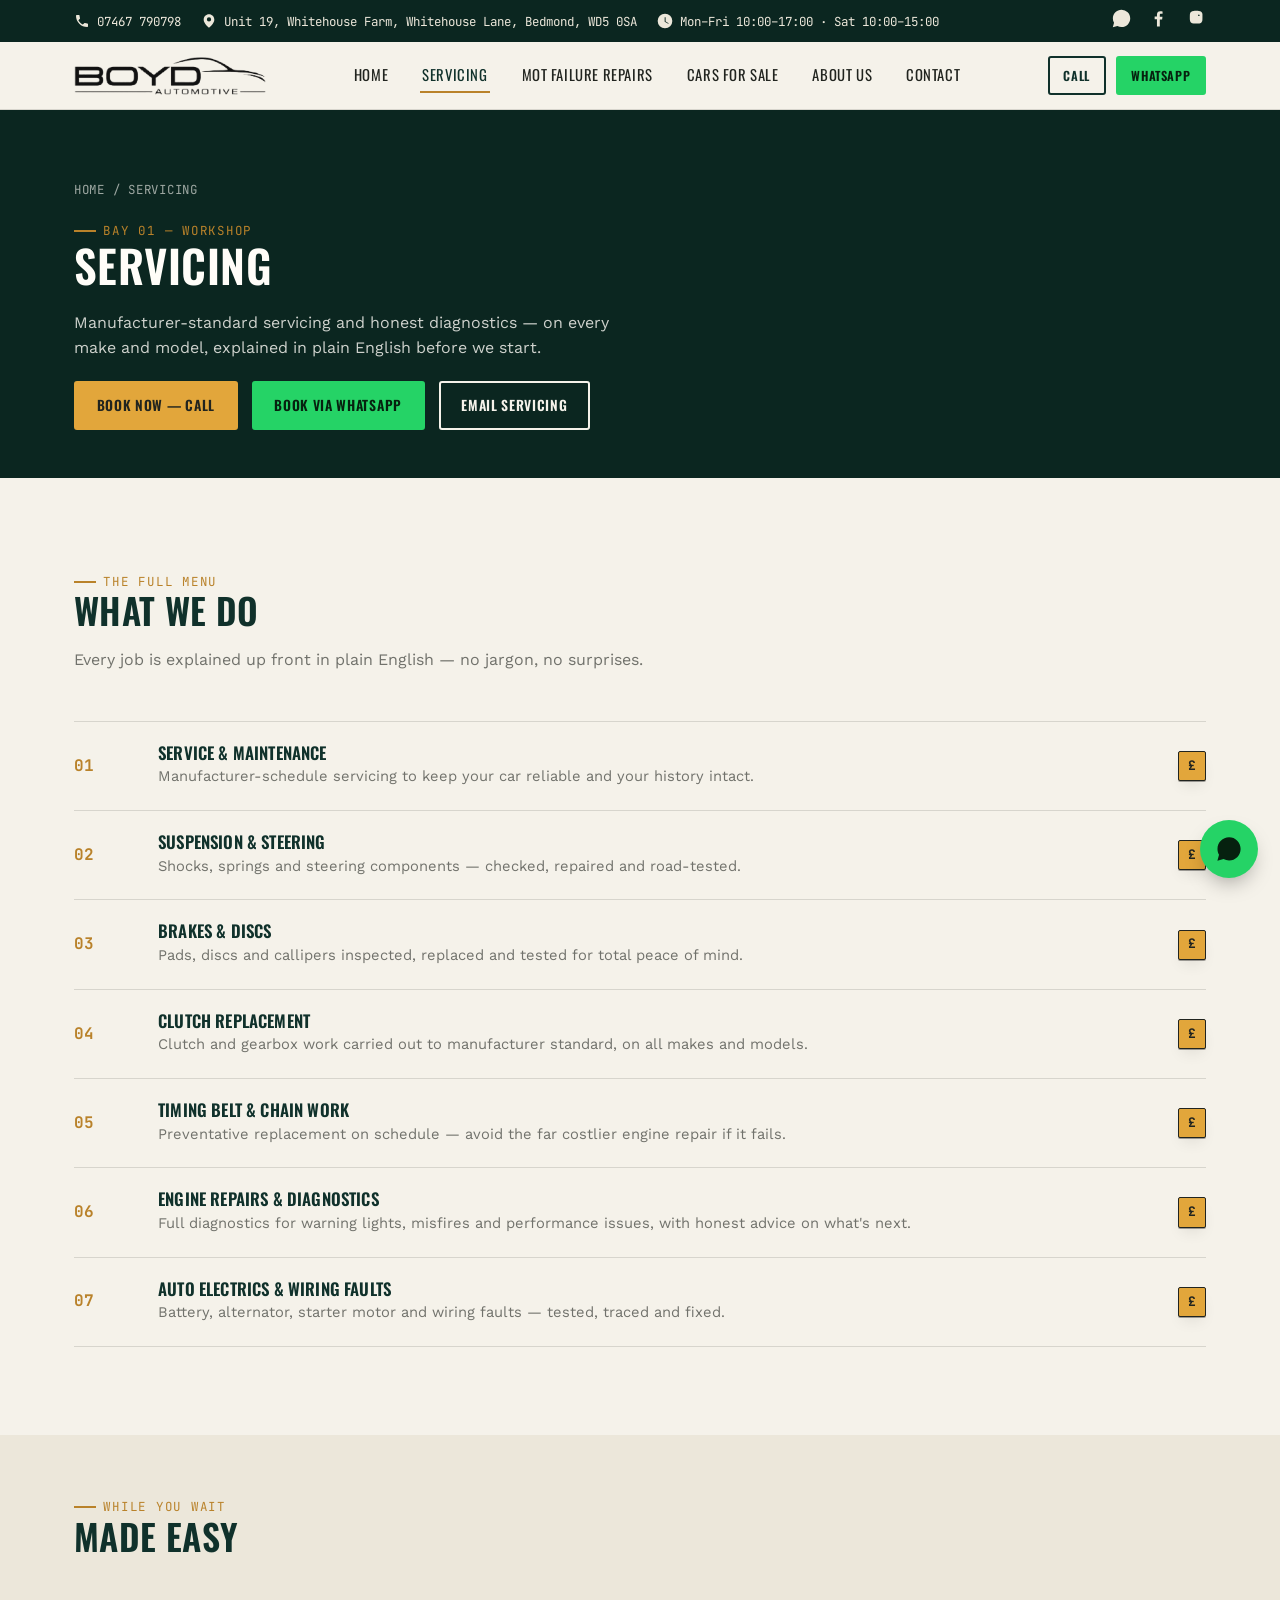
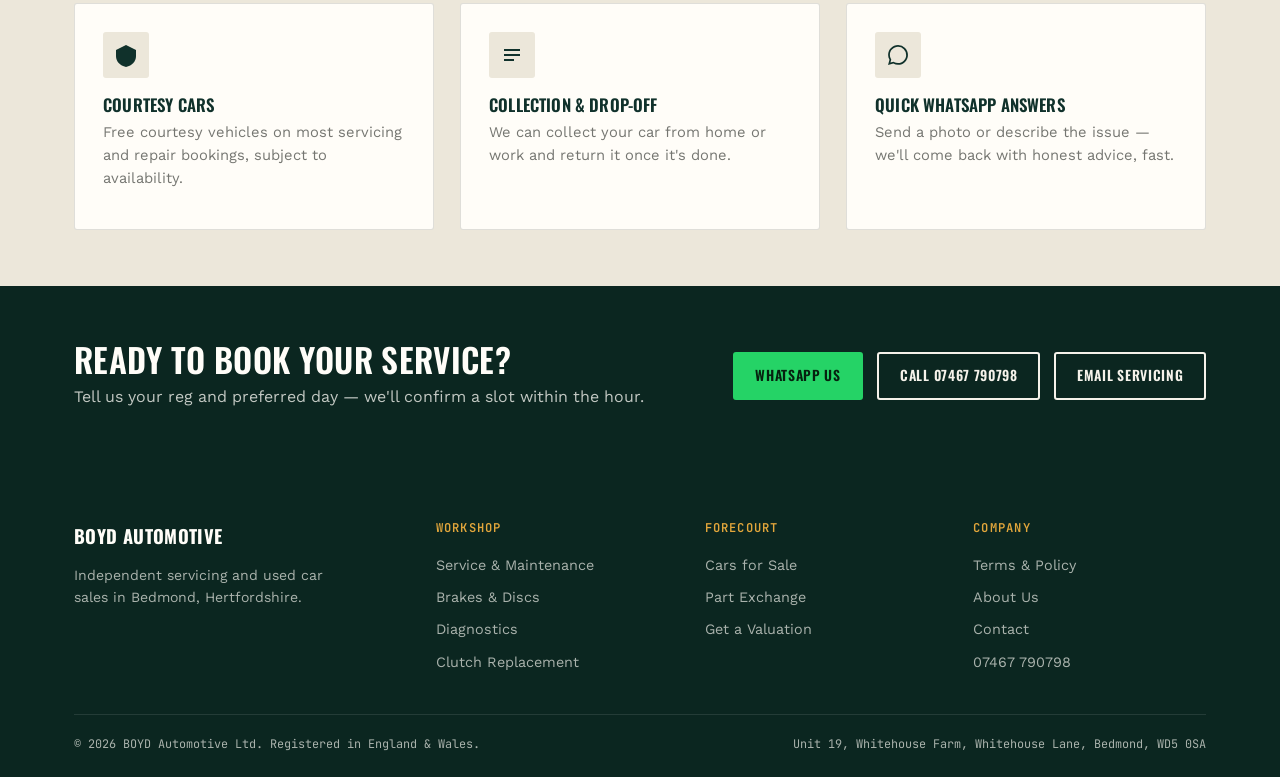
<file: services.html>
<!DOCTYPE html>
<html lang="en">
<head>
<!-- Google Tag Manager -->
<script>(function(w,d,s,l,i){w[l]=w[l]||[];w[l].push({'gtm.start':
new Date().getTime(),event:'gtm.js'});var f=d.getElementsByTagName(s)[0],
j=d.createElement(s),dl=l!='dataLayer'?'&l='+l:'';j.async=true;j.src=
'https://www.googletagmanager.com/gtm.js?id='+i+dl;f.parentNode.insertBefore(j,f);
})(window,document,'script','dataLayer','GTM-PGJSM4LG');</script>
<!-- End Google Tag Manager -->

<meta charset="UTF-8">
<meta name="viewport" content="width=device-width, initial-scale=1.0">
<meta name="color-scheme" content="light only">
<title>Servicing | BOYD Automotive</title>
<meta name="description" content="Full workshop menu at BOYD Automotive, Bedmond — servicing, brakes, suspension, clutch, timing belt, diagnostics and auto electrics.">
<meta name="robots" content="index, follow">
<link rel="canonical" href="https://boydautomotive.co.uk/services.html">
<meta property="og:type" content="website">
<meta property="og:url" content="https://boydautomotive.co.uk/services.html">
<meta property="og:title" content="Servicing | BOYD Automotive">
<meta property="og:description" content="Full workshop menu at BOYD Automotive, Bedmond — servicing, brakes, suspension, clutch, timing belt, diagnostics and auto electrics.">
<meta property="og:image" content="https://boydautomotive.co.uk/boyd-logo.png">
<link rel="preconnect" href="https://fonts.googleapis.com">
<link href="https://fonts.googleapis.com/css2?family=Oswald:wght@500;600;700&family=Work+Sans:wght@400;500;600&family=JetBrains+Mono:wght@400;700&display=swap" rel="stylesheet">
<link rel="icon" href="favicon.ico" sizes="any">
<link rel="icon" href="favicon.svg" type="image/svg+xml">
<link rel="apple-touch-icon" href="apple-touch-icon.png">
<link rel="stylesheet" href="style.css?v=9">
</head>
<body>
<!-- Google Tag Manager (noscript) -->
<noscript><iframe src="https://www.googletagmanager.com/ns.html?id=GTM-PGJSM4LG"
height="0" width="0" style="display:none;visibility:hidden"></iframe></noscript>
<!-- End Google Tag Manager (noscript) -->


<div class="site-topfix">
<div class="topbar">
  <div class="container">
    <div class="topbar-left">
      <a href="tel:07467790798"><svg class="topbar-icon" viewBox="0 0 24 24"><path d="M6.6 10.8c1.4 2.8 3.8 5.2 6.6 6.6l2.2-2.2c.3-.3.7-.4 1-.2 1.1.4 2.3.6 3.6.6.6 0 1 .4 1 1V20c0 .6-.4 1-1 1-9.4 0-17-7.6-17-17 0-.6.4-1 1-1h3.4c.6 0 1 .4 1 1 0 1.3.2 2.5.6 3.6.1.4 0 .8-.2 1L6.6 10.8Z"/></svg> 07467 790798</a>
      <span><svg class="topbar-icon" viewBox="0 0 24 24"><path d="M12 2C7.6 2 4 5.6 4 10c0 5.6 8 12 8 12s8-6.4 8-12c0-4.4-3.6-8-8-8Zm0 10.8A2.8 2.8 0 1 1 12 6.4a2.8 2.8 0 0 1 0 6.4Z"/></svg> Unit 19, Whitehouse Farm, Whitehouse Lane, Bedmond, WD5 0SA</span>
      <span><svg class="topbar-icon" viewBox="0 0 24 24"><path d="M12 1a11 11 0 1 0 0 22 11 11 0 0 0 0-22Zm.9 11.6 4.6 2.7-.6 1-5.4-3.2V6.5h1.4v6.1Z"/></svg>Mon–Fri 10:00–17:00 · Sat 10:00–15:00</span>
    </div>
    <div class="topbar-socials">
      <a href="https://wa.me/447467790798" aria-label="WhatsApp us"><svg viewBox="0 0 24 24"><path d="M12.04 2C6.58 2 2.13 6.45 2.13 11.91c0 1.75.46 3.45 1.33 4.95L2.05 22l5.28-1.38a9.9 9.9 0 0 0 4.71 1.2h.01c5.46 0 9.91-4.45 9.91-9.91 0-2.65-1.03-5.14-2.9-7.01A9.87 9.87 0 0 0 12.04 2Z"/></svg></a>
      <a href="https://www.facebook.com/profile.php?id=61589379505451" target="_blank" rel="noopener" aria-label="Facebook"><svg viewBox="0 0 24 24"><path d="M13.5 21v-7.9h2.65l.4-3.08h-3.05V8.13c0-.89.25-1.5 1.52-1.5h1.63V3.9C15.9 3.83 15 3.75 13.94 3.75c-2.2 0-3.7 1.34-3.7 3.8v2.12H7.6v3.08h2.64V21h3.26Z"/></svg></a>
      <a href="#" aria-label="Instagram"><svg viewBox="0 0 24 24"><path d="M12 8.3a3.7 3.7 0 1 0 0 7.4 3.7 3.7 0 0 0 0-7.4Zm0 6.1a2.4 2.4 0 1 1 0-4.8 2.4 2.4 0 0 1 0 4.8Zm4.7-6.25a.87.87 0 1 1-1.73 0 .87.87 0 0 1 1.73 0ZM20 7.5c-.06-1.16-.32-2.19-1.16-3.03-.84-.84-1.87-1.1-3.03-1.16-1.19-.07-4.76-.07-5.95 0-1.16.06-2.18.32-3.03 1.16C5.9 5.31 5.64 6.34 5.58 7.5c-.07 1.19-.07 4.76 0 5.95.06 1.16.32 2.19 1.16 3.03.85.84 1.87 1.1 3.03 1.16 1.19.07 4.76.07 5.95 0 1.16-.06 2.19-.32 3.03-1.16.84-.84 1.1-1.87 1.16-3.03.07-1.19.07-4.75 0-5.95Z"/></svg></a>
    </div>
  </div>
</div>

<header class="site-header">
  <nav class="nav container">
    <a href="index.html" class="brand">
      <img src="boyd-logo.png" alt="BOYD Automotive" class="brand-logo">
    </a>
    <input type="checkbox" id="nav-toggle" class="nav-toggle">
    <label for="nav-toggle" class="nav-toggle-label" aria-label="Toggle menu"><span></span></label>
    <ul class="nav-links">
      <li><a href="index.html">Home</a></li>
      <li><a href="services.html" aria-current="page">Servicing</a></li>
      <li><a href="mot-failure-repairs.html">MOT Failure Repairs</a></li>
      <li><a href="sales.html">Cars for Sale</a></li>
      <li><a href="about.html">About Us</a></li>
      <li><a href="contact.html">Contact</a></li>
    </ul>
    <div class="nav-cta">
      <a class="btn btn-outline btn-sm" href="tel:07467790798">Call</a>
      <a class="btn btn-whatsapp btn-sm" href="https://wa.me/447467790798" target="_blank" rel="noopener">WhatsApp</a>
    </div>
  </nav>
</header>
</div>

<section class="page-hero">
  <div class="container">
    <div class="breadcrumb"><a href="index.html">Home</a> / Servicing</div>
    <span class="kicker">Bay 01 — Workshop</span>
    <h1>Servicing</h1>
    <p style="max-width:560px;color:rgba(255,253,248,.8);">Manufacturer-standard servicing and honest diagnostics — on every make and model, explained in plain English before we start.</p>
    <div style="display:flex;gap:14px;flex-wrap:wrap;margin-top:20px;">
      <a href="tel:07467790798" class="btn btn-amber">Book Now — Call</a>
      <a href="https://wa.me/447467790798" target="_blank" rel="noopener" class="btn btn-whatsapp">Book via WhatsApp</a>
      <a href="mailto:service@boydautomotive.co.uk" class="btn btn-outline-light">Email Servicing</a>
    </div>
  </div>
</section>

<section>
  <div class="container">
    <div class="section-head">
      <span class="kicker">The full menu</span>
      <h2>What we do</h2>
      <p>Every job is explained up front in plain English — no jargon, no surprises.</p>
    </div>

    <div class="service-row">
      <span class="idx">01</span>
      <div><h3>Service &amp; Maintenance</h3><p>Manufacturer-schedule servicing to keep your car reliable and your history intact.</p></div>
      <span class="plate">£</span>
    </div>
    <div class="service-row">
      <span class="idx">02</span>
      <div><h3>Suspension &amp; Steering</h3><p>Shocks, springs and steering components — checked, repaired and road-tested.</p></div>
      <span class="plate">£</span>
    </div>
    <div class="service-row">
      <span class="idx">03</span>
      <div><h3>Brakes &amp; Discs</h3><p>Pads, discs and callipers inspected, replaced and tested for total peace of mind.</p></div>
      <span class="plate">£</span>
    </div>
    <div class="service-row">
      <span class="idx">04</span>
      <div><h3>Clutch Replacement</h3><p>Clutch and gearbox work carried out to manufacturer standard, on all makes and models.</p></div>
      <span class="plate">£</span>
    </div>
    <div class="service-row">
      <span class="idx">05</span>
      <div><h3>Timing Belt &amp; Chain Work</h3><p>Preventative replacement on schedule — avoid the far costlier engine repair if it fails.</p></div>
      <span class="plate">£</span>
    </div>
    <div class="service-row">
      <span class="idx">06</span>
      <div><h3>Engine Repairs &amp; Diagnostics</h3><p>Full diagnostics for warning lights, misfires and performance issues, with honest advice on what's next.</p></div>
      <span class="plate">£</span>
    </div>
    <div class="service-row">
      <span class="idx">07</span>
      <div><h3>Auto Electrics &amp; Wiring Faults</h3><p>Battery, alternator, starter motor and wiring faults — tested, traced and fixed.</p></div>
      <span class="plate">£</span>
    </div>
  </div>
</section>

<section class="section-tight" style="background:var(--paper-dim);">
  <div class="container">
    <div class="section-head">
      <span class="kicker">While you wait</span>
      <h2>Made easy</h2>
    </div>
    <div class="grid-3">
      <div class="card">
        <div class="card-icon"><svg viewBox="0 0 24 24"><path d="M12 2 2 7v6c0 5.25 3.75 9.5 10 11 6.25-1.5 10-5.75 10-11V7l-10-5Z"/></svg></div>
        <h3>Courtesy Cars</h3>
        <p>Free courtesy vehicles on most servicing and repair bookings, subject to availability.</p>
      </div>
      <div class="card">
        <div class="card-icon"><svg viewBox="0 0 24 24"><path d="M4 6h16v2H4V6Zm0 5h16v2H4v-2Zm0 5h10v2H4v-2Z"/></svg></div>
        <h3>Collection &amp; Drop-Off</h3>
        <p>We can collect your car from home or work and return it once it's done.</p>
      </div>
      <div class="card">
        <div class="card-icon"><svg viewBox="0 0 24 24"><path d="M12.04 2C6.58 2 2.13 6.45 2.13 11.91c0 1.75.46 3.45 1.33 4.95L2.05 22l5.28-1.38a9.9 9.9 0 0 0 4.71 1.2h.01c5.46 0 9.91-4.45 9.91-9.91 0-2.65-1.03-5.14-2.9-7.01A9.87 9.87 0 0 0 12.04 2Zm0 1.8a8.1 8.1 0 0 1 5.75 2.38 8.09 8.09 0 0 1 2.38 5.75c0 4.48-3.65 8.13-8.14 8.13a8.2 8.2 0 0 1-4.15-1.13l-.3-.17-3.13.82.84-3.05-.19-.31a8.07 8.07 0 0 1-1.24-4.32c0-4.49 3.65-8.14 8.14-8.14Z"/></svg></div>
        <h3>Quick WhatsApp Answers</h3>
        <p>Send a photo or describe the issue — we'll come back with honest advice, fast.</p>
      </div>
    </div>
  </div>
</section>

<section class="section-tight band-dark">
  <div class="container cta-band">
    <div>
      <h2>Ready to book your service?</h2>
      <p>Tell us your reg and preferred day — we'll confirm a slot within the hour.</p>
    </div>
    <div class="cta-actions">
      <a href="https://wa.me/447467790798" target="_blank" rel="noopener" class="btn btn-whatsapp">WhatsApp Us</a>
      <a href="tel:07467790798" class="btn btn-outline-light">Call 07467 790798</a>
      <a href="mailto:service@boydautomotive.co.uk" class="btn btn-outline-light">Email Servicing</a>
    </div>
  </div>
</section>

<footer class="site-footer">
  <div class="container">
    <div class="footer-grid">
      <div class="footer-brand">
        <span class="brand-name">BOYD Automotive</span>
        <p>Independent servicing and used car sales in Bedmond, Hertfordshire.</p>
      </div>
      <div class="footer-col">
        <h4>Workshop</h4>
        <ul>
          <li><a href="services.html">Service &amp; Maintenance</a></li>
          <li><a href="services.html">Brakes &amp; Discs</a></li>
          <li><a href="services.html">Diagnostics</a></li>
          <li><a href="services.html">Clutch Replacement</a></li>
        </ul>
      </div>
      <div class="footer-col">
        <h4>Forecourt</h4>
        <ul>
          <li><a href="sales.html">Cars for Sale</a></li>
          <li><a href="sales.html">Part Exchange</a></li>
          <li><a href="sales.html">Get a Valuation</a></li>
        </ul>
      </div>
      <div class="footer-col">
        <h4>Company</h4>
        <ul>
          <li><a href="privacy-policy.html">Terms & Policy </a></li>
          <li><a href="about.html">About Us</a></li>
          <li><a href="contact.html">Contact</a></li>
          <li><a href="tel:07467790798">07467 790798</a></li>
        </ul>
      </div>
    </div>
    <div class="footer-bottom">
      <span>© 2026 BOYD Automotive Ltd. Registered in England &amp; Wales.</span>
      <span>Unit 19, Whitehouse Farm, Whitehouse Lane, Bedmond, WD5 0SA</span>
    </div>
  </div>
</footer>

<a href="https://wa.me/447467790798" target="_blank" rel="noopener" class="wa-float" aria-label="Chat on WhatsApp">
  <svg viewBox="0 0 24 24"><path d="M12.04 2C6.58 2 2.13 6.45 2.13 11.91c0 1.75.46 3.45 1.33 4.95L2.05 22l5.28-1.38a9.9 9.9 0 0 0 4.71 1.2h.01c5.46 0 9.91-4.45 9.91-9.91 0-2.65-1.03-5.14-2.9-7.01A9.87 9.87 0 0 0 12.04 2Z"/></svg>
</a>

</body>
</html>
</file>
<file: style.css>
/* ============================================================
   RIDGEWAY MOTOR WORKS — shared stylesheet
   Tokens: racing green / paper / graphite / amber / rust
   Display: Oswald · Body: Work Sans · Utility: JetBrains Mono
   ============================================================ */

:root{
  color-scheme: light;
  --green-950: #0b2620;
  --green-900: #10312b;
  --green-800: #163f37;
  --green-700: #1f5148;
  --paper:     #f5f2ea;
  --paper-dim: #ece7da;
  --graphite:  #21241f;
  --graphite-60: rgba(33,36,31,.62);
  --graphite-30: rgba(33,36,31,.14);
  --amber:     #e2a63b;
  --amber-dark:#b9822a;
  --rust:      #b6432c;
  --chrome:    #cdc6b4;
  --white:     #fffdf8;

  --radius: 3px;
  --shadow-plate: 0 1px 0 rgba(0,0,0,.35), 0 8px 18px -10px rgba(0,0,0,.45);
  --ease: cubic-bezier(.22,.61,.36,1);

  --font-display: "Oswald", "Arial Narrow", sans-serif;
  --font-body: "Work Sans", "Segoe UI", sans-serif;
  --font-mono: "JetBrains Mono", "Courier New", monospace;
}

*, *::before, *::after{ box-sizing: border-box; }
html{ scroll-behavior: smooth; overflow-x: hidden; }
body{
  margin:0;
  font-family: var(--font-body);
  background: var(--paper);
  color: var(--graphite);
  line-height: 1.55;
  -webkit-font-smoothing: antialiased;
  overflow-x: hidden;
  max-width: 100vw;
}
img{ max-width:100%; display:block; }
a{ color: inherit; text-decoration: none; }
ul{ margin:0; padding:0; list-style:none; }
h1,h2,h3,h4{
  font-family: var(--font-display);
  text-transform: uppercase;
  letter-spacing: .01em;
  line-height: 1.08;
  margin: 0 0 .5em;
  font-weight: 600;
}
p{ margin: 0 0 1em; }
.container{
  width: 100%;
  max-width: 1180px;
  margin-inline: auto;
  padding-inline: 24px;
}
section{ padding: 88px 0; }
.section-tight{ padding: 56px 0; }

/* focus visibility */
a:focus-visible, button:focus-visible, input:focus-visible, textarea:focus-visible{
  outline: 3px solid var(--amber);
  outline-offset: 2px;
}
@media (prefers-reduced-motion: reduce){
  *{ animation-duration: .001ms !important; animation-iteration-count: 1 !important; transition-duration: .001ms !important; scroll-behavior:auto !important; }
}

/* ---------- eyebrow / kicker ---------- */
.kicker{
  display:inline-flex;
  align-items:center;
  gap:.6em;
  font-family: var(--font-mono);
  font-size: .78rem;
  letter-spacing: .14em;
  text-transform: uppercase;
  color: var(--amber-dark);
}
.kicker::before{
  content:"";
  width: 22px; height: 2px;
  background: var(--amber-dark);
  display:inline-block;
}
.on-dark .kicker{ color: var(--amber); }
.on-dark .kicker::before{ background: var(--amber); }

/* ---------- number-plate badge (signature component) ---------- */
.plate{
  display:inline-flex;
  align-items:center;
  gap:.5em;
  font-family: var(--font-mono);
  font-weight: 700;
  font-size: .82rem;
  letter-spacing:.06em;
  background: var(--amber);
  color: var(--graphite);
  border: 1.5px solid var(--graphite);
  border-radius: 2px;
  padding: .3em .65em;
  box-shadow: var(--shadow-plate);
  white-space: nowrap;
}
.plate.plate-rust{ background: var(--paper); color: var(--rust); border-color: var(--rust); }

/* ============================================================
   TOP BAR
   ============================================================ */
.topbar{
  background: var(--green-950);
  color: var(--paper-dim);
  font-family: var(--font-mono);
  font-size: .78rem;
}
.topbar .container{
  display:flex;
  justify-content: space-between;
  align-items:center;
  gap: 16px;
  padding-block: 8px;
  flex-wrap: wrap;
}
.topbar-left{ display:flex; gap: 20px; flex-wrap: wrap; }
.topbar a{ transition: color .15s var(--ease); }
.topbar a:hover{ color: var(--amber); }
.topbar-socials{ display:flex; gap:16px; align-items:center; }
.topbar-socials svg{ width:21px; height:21px; fill: var(--paper-dim); transition: fill .15s var(--ease); }
.topbar-socials a:hover svg{ fill: var(--amber); }
.topbar-icon{ width:16px; height:16px; fill:var(--paper-dim); flex:none; }
.topbar-left a{ display:inline-flex; align-items:center; gap:7px; }
.topbar-left span{ display:inline-flex; align-items:center; gap:7px; }

/* ============================================================
   HEADER / NAV
   ============================================================ */
.site-topfix{
  position: sticky;
  top: 0;
  z-index: 50;
}
.site-header{
  background: var(--paper);
  border-bottom: 1px solid var(--graphite-30);
}
.nav{
  display:flex;
  align-items:center;
  justify-content: space-between;
  padding-block: 14px;
}
.brand{
  display:flex;
  align-items:center;
  gap:14px;
}
.brand-logo{
  height:38px;
  width:auto;
  display:block;
  flex:none;
}
.brand-mark{
  width:44px; height:44px;
  border-radius: 2px;
  background: var(--green-900);
  color: var(--amber);
  display:flex; align-items:center; justify-content:center;
  font-family: var(--font-display);
  font-weight:700;
  font-size:1.1rem;
  flex: none;
}
.brand-text{ line-height:1.1; }
.brand-name{
  font-family: var(--font-display);
  font-weight:700;
  font-size: 1.15rem;
  text-transform: uppercase;
  letter-spacing: .02em;
}
.brand-sub{
  font-family: var(--font-mono);
  font-size: .68rem;
  letter-spacing:.1em;
  text-transform: uppercase;
  color: var(--graphite-60);
  padding-left:14px;
  border-left: 1px solid var(--graphite-30);
}
.nav-links{
  display:flex;
  gap: 30px;
  align-items:center;
}
.nav-links a{
  font-family: var(--font-display);
  font-size: .92rem;
  text-transform: uppercase;
  letter-spacing: .04em;
  padding: 6px 2px;
  border-bottom: 2px solid transparent;
  transition: border-color .15s var(--ease), color .15s var(--ease);
}
.nav-links a:hover, .nav-links a[aria-current="page"]{
  border-color: var(--amber-dark);
  color: var(--green-900);
}
.nav-cta{ display:flex; gap:10px; align-items:center; }

.nav-toggle{ display:none; }
.nav-toggle-label{
  display:none;
  flex-direction:column;
  align-items:center; justify-content:center;
  gap:6px;
  cursor:pointer;
  width:40px; height:40px;
  flex: none;
}
.nav-toggle-label span, .nav-toggle-label::before, .nav-toggle-label::after{
  content:""; display:block; width:24px; height:2px; background: var(--graphite);
  transition: transform .2s var(--ease), opacity .2s var(--ease);
}
.nav-toggle:checked ~ .nav-toggle-label::before{ transform: translateY(8px) rotate(45deg); }
.nav-toggle:checked ~ .nav-toggle-label span{ opacity:0; }
.nav-toggle:checked ~ .nav-toggle-label::after{ transform: translateY(-8px) rotate(-45deg); }

/* ---------- buttons ---------- */
.btn{
  display:inline-flex;
  align-items:center;
  justify-content:center;
  gap:.5em;
  font-family: var(--font-display);
  text-transform: uppercase;
  letter-spacing: .05em;
  font-size: .86rem;
  font-weight: 600;
  padding: .85em 1.5em;
  border-radius: var(--radius);
  border: 2px solid transparent;
  cursor:pointer;
  transition: transform .15s var(--ease), background .15s var(--ease), color .15s var(--ease), border-color .15s var(--ease);
}
.btn:hover{ transform: translateY(-2px); }
.btn-amber{ background: var(--amber); color: var(--graphite); border-color: var(--amber); }
.btn-amber:hover{ background: var(--amber-dark); border-color: var(--amber-dark); }
.btn-outline{ background: transparent; color: var(--green-900); border-color: var(--green-900); }
.btn-outline:hover{ background: var(--green-900); color: var(--paper); }
.btn-outline-light{ background: transparent; color: var(--paper); border-color: var(--paper); }
.btn-outline-light:hover{ background: var(--paper); color: var(--green-900); }
.btn-whatsapp{ background: #25D366; color: #06210f; border-color:#25D366; }
.btn-whatsapp:hover{ background:#1ebc59; border-color:#1ebc59; }
.btn-sm{ padding:.6em 1.1em; font-size: .78rem; }
.btn-block{ width:100%; }

/* ============================================================
   HERO — twin garage-bay doors split
   ============================================================ */
.hero{
  position: relative;
  background: var(--green-950);
  color: var(--paper);
  overflow:hidden;
}
.hero-grid{
  position: relative;
  display:grid;
  grid-template-columns: 1fr 1fr;
  min-height: 560px;
}
.bay{
  position:relative;
  display:flex;
  flex-direction:column;
  align-items:center;
  justify-content:center;
  text-align:center;
  padding: 48px;
  overflow:hidden;
  transition: flex-grow .35s var(--ease), filter .35s var(--ease);
}
.bay:hover{ flex-grow: 1.06; filter: brightness(1.1); }
.bay::before{
  content:"";
  position:absolute; inset:0;
  background-image:
    repeating-linear-gradient(90deg, rgba(255,255,255,.05) 0 2px, transparent 2px 46px);
  opacity:.5;
}
.bay-service{
  background-image:
    linear-gradient(160deg, rgba(11,38,32,.88), rgba(11,38,32,.94) 70%),
    url("https://images.unsplash.com/photo-1596986952526-3be237187071?q=80&w=1600&auto=format&fit=crop");
  background-size: cover;
  background-position: center;
}
.bay-sales{
  background-image:
    linear-gradient(160deg, rgba(38,34,24,.88), rgba(11,38,32,.94) 70%),
    url("https://images.unsplash.com/photo-1636241166300-b801e6ddc0f4?q=80&w=1600&auto=format&fit=crop");
  background-size: cover;
  background-position: center;
}
.bay-content{ position:relative; z-index:2; max-width: 420px; margin-inline:auto; text-align:center; display:flex; flex-direction:column; align-items:center; }
.bay-label{
  font-family: var(--font-mono);
  font-size: .78rem;
  letter-spacing:.16em;
  text-transform: uppercase;
  color: var(--amber);
  margin-bottom: 14px;
  display:block;
  width:100%;
  text-align:center;
}
.bay h2{
  font-size: clamp(1.9rem, 3.4vw, 2.6rem);
  color: var(--white);
  margin-bottom: .35em;
}
.bay p{ color: rgba(255,253,248,.8); margin-bottom: 1.4em; }
.bay-divider{
  position:absolute;
  left:50%; top:0; bottom:0;
  width: 6px;
  transform: translateX(-50%);
  background: repeating-linear-gradient(180deg, var(--amber) 0 22px, var(--graphite) 22px 26px);
  z-index: 3;
}
.hero-strap{
  background: var(--green-900);
  padding: 32px 0;
  border-top: 1px solid rgba(255,255,255,.08);
}
.hero-strap .container{
  display:flex; flex-direction:column; align-items:center;
  gap:20px; text-align:center;
}
.btn-lg{ padding: 1.05em 2.3em; font-size: .95rem; }
.strap-meta{ display:flex; justify-content:center; flex-wrap:wrap; gap:28px; }
.strap-item{
  display:flex; align-items:center; gap:10px;
  font-family: var(--font-mono);
  font-size: .82rem;
  color: var(--paper-dim);
}
.strap-item svg{ width:18px; height:18px; fill: var(--amber); flex:none; }

/* ============================================================
   INTRO / ABOUT TEASER
   ============================================================ */
.intro{
  display:grid;
  grid-template-columns: 1.1fr .9fr;
  gap: 60px;
  align-items:center;
}
.intro h1, .intro h2{ font-size: clamp(1.8rem, 3vw, 2.4rem); color: var(--green-900); }
.intro-stats{
  display:grid;
  grid-template-columns: repeat(3, 1fr);
  gap: 16px;
  margin-top: 28px;
}
.stat{
  border-left: 3px solid var(--amber-dark);
  padding-left: 14px;
}
.stat b{
  display:block;
  font-family: var(--font-display);
  font-size: 1.7rem;
  color: var(--green-900);
}
.stat span{
  font-family: var(--font-mono);
  font-size: .74rem;
  text-transform: uppercase;
  letter-spacing: .06em;
  color: var(--graphite-60);
}
.intro-card{
  background: var(--green-900);
  color: var(--paper);
  padding: 36px;
  border-radius: var(--radius);
  position:relative;
}
.intro-card .plate{ margin-bottom: 18px; }
.intro-card h3{ color: var(--white); font-size:1.3rem; }
.intro-card ul{ margin-top: 16px; }
.intro-card li{
  display:flex; gap:10px; align-items:flex-start;
  font-size:.94rem; color: rgba(255,253,248,.85);
  padding: 8px 0;
  border-top: 1px solid rgba(255,255,255,.1);
}
.intro-card li:first-child{ border-top:none; }
.intro-card li svg{ width:16px; height:16px; fill:var(--amber); margin-top:3px; flex:none; }

/* ============================================================
   SECTION HEADS
   ============================================================ */
.section-head{
  max-width: 640px;
  margin-bottom: 48px;
}
.section-head h2{ font-size: clamp(1.7rem, 2.8vw, 2.3rem); color: var(--green-900); }
.section-head p{ color: var(--graphite-60); }
.section-head.center{ margin-inline:auto; text-align:center; }
.on-dark .section-head h2{ color: var(--white); }
.on-dark .section-head p{ color: rgba(255,253,248,.72); }

/* ============================================================
   SERVICE CARDS
   ============================================================ */
.grid-3{ display:grid; grid-template-columns: repeat(3, 1fr); gap: 26px; }
.grid-2{ display:grid; grid-template-columns: repeat(2, 1fr); gap: 26px; }

.card{
  background: var(--white);
  border: 1px solid var(--graphite-30);
  border-radius: var(--radius);
  padding: 28px;
  transition: transform .18s var(--ease), box-shadow .18s var(--ease), border-color .18s var(--ease);
}
.card:hover{
  transform: translateY(-4px);
  box-shadow: 0 16px 30px -18px rgba(11,38,32,.35);
  border-color: var(--green-800);
}
.card-icon{
  width:46px; height:46px;
  background: var(--paper-dim);
  border-radius: var(--radius);
  display:flex; align-items:center; justify-content:center;
  margin-bottom: 18px;
}
.card-icon svg{ width:24px; height:24px; fill: var(--green-900); }
.card h3{ font-size: 1.05rem; color: var(--green-900); margin-bottom:.4em; }
.card p{ color: var(--graphite-60); font-size: .92rem; margin-bottom: .8em; }
.card-foot{
  display:flex; justify-content: space-between; align-items:center;
  margin-top: 10px;
}
.card-link{
  font-family: var(--font-mono);
  font-size:.78rem;
  text-transform: uppercase;
  letter-spacing:.06em;
  color: var(--green-900);
  border-bottom: 1px solid var(--amber-dark);
}

/* services (full list, detail page) */
.service-row{
  display:grid;
  grid-template-columns: 60px 1fr auto;
  gap: 24px;
  align-items:center;
  padding: 22px 0;
  border-top: 1px solid var(--graphite-30);
}
.service-row:last-child{ border-bottom: 1px solid var(--graphite-30); }
.service-row .idx{
  font-family: var(--font-mono);
  color: var(--amber-dark);
  font-weight:700;
}
.service-row h3{ font-size: 1.05rem; color: var(--green-900); margin-bottom:.2em; }
.service-row p{ margin:0; color: var(--graphite-60); font-size:.92rem; }

/* ============================================================
   SALES / MARKETPLACE
   ============================================================ */
.market-card{
  background: var(--white);
  border: 1px solid var(--graphite-30);
  border-radius: var(--radius);
  padding: 30px;
  text-align:center;
  transition: transform .18s var(--ease), box-shadow .18s var(--ease);
}
.market-card:hover{ transform: translateY(-4px); box-shadow: 0 16px 30px -18px rgba(11,38,32,.35); }
.market-card .plate{ margin-bottom: 16px; }
.market-card h3{ font-size:1.1rem; color: var(--green-900); }
.market-card p{ color: var(--graphite-60); font-size:.9rem; }

.stock-strip{
  background: var(--paper-dim);
  border-radius: var(--radius);
  padding: 30px;
  display:flex;
  justify-content:space-between;
  align-items:center;
  gap: 24px;
  flex-wrap:wrap;
}
.stock-strip h3{ color: var(--green-900); margin-bottom:.2em; }
.stock-strip p{ margin:0; color: var(--graphite-60); }

/* ============================================================
   GOOGLE RATING BADGE
   ============================================================ */
.google-badge{
  display:inline-flex;
  align-items:center;
  gap:16px;
  background: var(--white);
  border: 1px solid var(--graphite-30);
  border-radius: var(--radius);
  padding: 16px 22px;
  flex-wrap: wrap;
}
.google-badge .g-icon{ width:30px; height:30px; flex:none; }
.google-badge .g-score{
  font-family: var(--font-display);
  font-size: 1.6rem;
  font-weight:700;
  color: var(--green-900);
  line-height:1;
}
.google-badge .g-mid{ display:flex; flex-direction:column; gap:2px; }
.google-badge .g-stars{ color: var(--amber-dark); letter-spacing:.12em; font-size:.95rem; }
.google-badge .g-count{
  font-family: var(--font-mono);
  font-size: .74rem;
  color: var(--graphite-60);
  text-transform:uppercase;
  letter-spacing:.04em;
}
.google-badge .g-link{
  font-family: var(--font-mono);
  font-size:.76rem;
  text-transform:uppercase;
  letter-spacing:.05em;
  color: var(--green-900);
  border-bottom:1px solid var(--amber-dark);
  margin-left:8px;
  white-space:nowrap;
}
.review-tag{
  display:inline-flex;
  align-items:center;
  gap:6px;
  font-family: var(--font-mono);
  font-size:.7rem;
  text-transform:uppercase;
  letter-spacing:.04em;
  color: var(--graphite-60);
  margin-bottom: 12px;
}
.review-tag svg{ width:14px; height:14px; flex:none; }

/* ============================================================
   TESTIMONIALS
   ============================================================ */
.testimonial{
  background: var(--white);
  border-left: 4px solid var(--amber);
  padding: 26px 28px;
  border-radius: var(--radius);
}
.testimonial p{ font-style: italic; color: var(--graphite); margin-bottom: 14px; }
.testimonial .who{
  font-family: var(--font-mono);
  font-size:.78rem;
  text-transform: uppercase;
  letter-spacing:.05em;
  color: var(--graphite-60);
  font-style:normal;
}
.stars{ color: var(--amber-dark); letter-spacing:.15em; margin-bottom:10px; display:block; }

/* ============================================================
   DARK BAND (CTA / booking)
   ============================================================ */
.band-dark{ background: var(--green-950); color: var(--paper); }
.cta-band{
  display:flex;
  justify-content: space-between;
  align-items:center;
  flex-wrap:wrap;
  gap: 24px;
}
.cta-band h2{ color: var(--white); font-size: clamp(1.6rem,2.6vw,2.1rem); margin:0; }
.cta-band p{ color: rgba(255,253,248,.75); margin: .4em 0 0; }
.cta-actions{ display:flex; gap: 14px; flex-wrap:wrap; }

/* ============================================================
   MAP / HOURS / CONTACT STRIP
   ============================================================ */
.find-us{
  display:grid;
  grid-template-columns: 1.1fr .9fr;
  gap: 0;
  border: 1px solid var(--graphite-30);
  border-radius: var(--radius);
  overflow:hidden;
}
.find-map{ position:relative; }
.find-map iframe{ width:100%; height:100%; min-height: 380px; border:0; display:block; filter: grayscale(.15) contrast(1.05); pointer-events:none; }
.find-map-link{
  position:absolute; inset:0;
  display:flex; align-items:flex-end; justify-content:flex-end;
  padding:16px;
  background: rgba(11,38,32,0);
  transition: background .2s var(--ease);
}
.find-map-link:hover{ background: rgba(11,38,32,.18); }
.find-map-link span{
  font-family: var(--font-mono);
  font-size:.76rem;
  text-transform:uppercase;
  letter-spacing:.04em;
  background: var(--amber);
  color: var(--graphite);
  padding:.55em 1em;
  border-radius: var(--radius);
  box-shadow: var(--shadow-plate);
}
.find-info{ background: var(--white); padding: 40px; }
.find-info h3{ color: var(--green-900); font-size:1.2rem; }
.hours-table{ width:100%; border-collapse: collapse; margin: 18px 0 24px; font-family: var(--font-mono); font-size:.86rem; }
.hours-table td{ padding: 7px 0; border-top: 1px solid var(--graphite-30); }
.hours-table td:last-child{ text-align:right; color: var(--graphite-60); }
.hours-table tr:first-child td{ border-top:none; }
.find-address{ display:flex; gap:12px; margin-bottom: 20px; }
.find-address svg{ width:20px; height:20px; fill: var(--amber-dark); flex:none; margin-top:3px; }
.find-socials{ display:flex; gap: 14px; margin-top: 20px; }
.find-socials a{
  width:46px; height:46px;
  border: 1.5px solid var(--green-900);
  border-radius: 50%;
  display:flex; align-items:center; justify-content:center;
  transition: background .15s var(--ease), border-color .15s var(--ease);
}
.find-socials a svg{ width:24px; height:24px; fill: var(--green-900); transition: fill .15s var(--ease); }
.find-socials a:hover{ background: var(--green-900); }
.find-socials a:hover svg{ fill: var(--paper); }

/* ============================================================
   FOOTER
   ============================================================ */
.site-footer{
  background: var(--green-950);
  color: rgba(255,253,248,.65);
  padding: 56px 0 24px;
}
.footer-grid{
  display:grid;
  grid-template-columns: 1.4fr 1fr 1fr 1fr;
  gap: 36px;
  padding-bottom: 36px;
  border-bottom: 1px solid rgba(255,255,255,.1);
}
.footer-brand .brand-name{ color: var(--white); }
.footer-brand p{ font-size:.88rem; margin-top: 14px; max-width: 280px; }
.footer-col h4{
  font-family: var(--font-mono);
  font-size:.76rem;
  letter-spacing:.1em;
  color: var(--amber);
  text-transform: uppercase;
  margin-bottom: 14px;
}
.footer-col li{ padding: 5px 0; font-size:.9rem; }
.footer-col a:hover{ color: var(--amber); }
.footer-bottom{
  display:flex; justify-content:space-between; flex-wrap:wrap; gap:10px;
  padding-top: 20px;
  font-family: var(--font-mono);
  font-size:.74rem;
}

/* ============================================================
   PAGE HEADER (interior pages)
   ============================================================ */
.page-hero{
  background: var(--green-950);
  color: var(--paper);
  padding: 70px 0 48px;
}
.page-hero h1{ font-size: clamp(2rem, 4vw, 2.8rem); color: var(--white); }
.breadcrumb{
  font-family: var(--font-mono);
  font-size:.78rem;
  color: rgba(255,253,248,.6);
  margin-bottom: 16px;
  text-transform: uppercase;
  letter-spacing:.06em;
}
.breadcrumb a:hover{ color: var(--amber); }

/* about page bits */
.value-list{ display:grid; grid-template-columns: repeat(2,1fr); gap: 22px; max-width:640px; margin-inline:auto; }
.value{ text-align:left; }
.value .plate{ margin-bottom: 12px; }
.value h3{ font-size: 1rem; color: var(--green-900); }
.value p{ font-size:.88rem; color: var(--graphite-60); }

.team-strip{ display:flex; gap:20px; overflow-x:auto; padding-bottom: 10px; }
.team-card{ flex: 0 0 220px; background: var(--white); border:1px solid var(--graphite-30); border-radius: var(--radius); padding: 20px; }
.team-photo{ width:100%; aspect-ratio: 4/3; border-radius: var(--radius); background: linear-gradient(150deg,var(--green-800),var(--green-950)); margin-bottom:14px; display:flex; align-items:center; justify-content:center; }
.team-photo svg{ width:38px; height:38px; fill: var(--amber); }
.team-card h4{ font-family:var(--font-display); text-transform:uppercase; font-size:.95rem; color:var(--green-900); margin:0 0 2px; }
.team-card span{ font-family: var(--font-mono); font-size:.72rem; color: var(--graphite-60); text-transform:uppercase; letter-spacing:.05em; }

/* contact page */
.contact-grid{ display:grid; grid-template-columns: .9fr 1.1fr; gap: 46px; }
.form-field{ margin-bottom: 20px; }
.form-field label{
  display:block; margin-bottom:6px;
  font-family: var(--font-mono);
  font-size:.76rem; text-transform:uppercase; letter-spacing:.06em;
  color: var(--graphite-60);
}
.form-field input, .form-field select, .form-field textarea{
  width:100%;
  font-family: var(--font-body);
  font-size: .96rem;
  padding: 12px 14px;
  border: 1.5px solid var(--graphite-30);
  border-radius: var(--radius);
  background: var(--white);
  color: var(--graphite);
}
.form-field input:focus, .form-field select:focus, .form-field textarea:focus{
  border-color: var(--green-800);
  outline: none;
}
.form-row{ display:grid; grid-template-columns: 1fr 1fr; gap:18px; }
.form-note{ font-size:.82rem; color: var(--graphite-60); margin-top: 10px; }

/* whatsapp floating button */
.wa-float{
  position: fixed;
  right: 22px; bottom: 22px;
  z-index: 60;
  background:#25D366;
  color:#06210f;
  width:58px; height:58px;
  border-radius:50%;
  display:flex; align-items:center; justify-content:center;
  box-shadow: 0 10px 22px -8px rgba(0,0,0,.4);
  transition: transform .2s var(--ease);
}
.wa-float:hover{ transform: scale(1.08); }
.wa-float svg{ width:28px; height:28px; fill:#06210f; }

/* ============================================================
   TRUST BAR (services — formal, certificate feel)
   ============================================================ */
.trust-bar{
  display:flex;
  gap: 30px;
  flex-wrap:wrap;
  align-items:center;
  padding: 22px 28px;
  border: 1px solid var(--graphite-30);
  border-left: 4px solid var(--green-900);
  background: var(--white);
  margin-bottom: 48px;
}
.trust-item{ display:flex; align-items:center; gap:10px; }
.trust-item svg{ width:20px; height:20px; fill: var(--green-900); flex:none; }
.trust-item span{
  font-family: var(--font-mono);
  font-size: .78rem;
  letter-spacing:.03em;
  color: var(--graphite);
}

/* stricter, quieter service rows (no lift, subtle left-border on hover) */
.service-row{ transition: border-color .15s var(--ease), background-color .15s var(--ease); }
.service-row:hover{ background: var(--paper-dim); }

/* ============================================================
   SOLO MARKETPLACE CARD (eBay only)
   ============================================================ */
.market-card-solo{
  max-width: 480px;
  margin-inline: auto;
  background: var(--white);
  border: 1px solid var(--graphite-30);
  border-radius: var(--radius);
  padding: 44px;
  text-align:center;
}
.market-card-solo .plate{ margin-bottom: 18px; }
.market-card-solo h3{ font-size:1.3rem; color: var(--green-900); }
.market-card-solo p{ color: var(--graphite-60); }

/* ============================================================
   PROCESS STEPS (numbered "what happens next" sequence)
   ============================================================ */
.steps-grid{
  display:grid;
  grid-template-columns: repeat(4, 1fr);
  gap: 26px;
}
.step-card{
  background: var(--white);
  border: 1px solid var(--graphite-30);
  border-radius: var(--radius);
  padding: 26px 24px;
  position: relative;
}
.step-card .step-num{
  display:inline-flex;
  align-items:center;
  justify-content:center;
  width: 34px; height: 34px;
  border-radius: 50%;
  background: var(--green-900);
  color: var(--amber);
  font-family: var(--font-display);
  font-weight: 700;
  font-size: 1rem;
  margin-bottom: 16px;
}
.step-card h3{ font-size: 1rem; color: var(--green-900); margin-bottom: .4em; }
.step-card p{ color: var(--graphite-60); font-size: .92rem; margin: 0; }

/* ============================================================
   CALLOUT — emphasised standalone message block
   ============================================================ */
.callout{
  background: var(--paper-dim);
  border-left: 4px solid var(--amber-dark);
  border-radius: var(--radius);
  padding: 32px 36px;
}
.callout h2{ color: var(--green-900); font-size: 1.5rem; margin-bottom: .4em; }
.callout p{ color: var(--graphite); margin: 0; max-width: 640px; }
.callout p + p{ margin-top: .8em; }

/* ============================================================
   FAQ — simple accordion
   ============================================================ */
.faq-list{ max-width: 760px; margin-inline: auto; }
.faq-item{
  border-bottom: 1px solid var(--graphite-30);
}
.faq-item:first-child{ border-top: 1px solid var(--graphite-30); }
.faq-item summary{
  list-style: none;
  cursor: pointer;
  display:flex;
  align-items:center;
  justify-content: space-between;
  gap: 20px;
  padding: 20px 4px;
  font-family: var(--font-display);
  font-size: 1.02rem;
  color: var(--green-900);
  text-transform: none;
  letter-spacing: normal;
}
.faq-item summary::-webkit-details-marker{ display:none; }
.faq-item summary::after{
  content: "+";
  font-family: var(--font-mono);
  font-size: 1.4rem;
  color: var(--amber-dark);
  flex: none;
  transition: transform .2s var(--ease);
}
.faq-item[open] summary::after{ content: "–"; }
.faq-item p{
  color: var(--graphite-60);
  padding: 0 4px 20px;
  margin: 0;
  max-width: 640px;
}

/* ============================================================
   LIVE STOCK — car listings pulled from Google Sheets
   ============================================================ */
.car-grid{
  display:grid;
  grid-template-columns: repeat(3, 1fr);
  gap: 26px;
}
.car-card{
  background: var(--white);
  border: 1px solid var(--graphite-30);
  border-radius: var(--radius);
  overflow:hidden;
  transition: transform .18s var(--ease), box-shadow .18s var(--ease);
}
.car-card:hover{ transform: translateY(-4px); box-shadow: 0 16px 30px -18px rgba(11,38,32,.35); }
.car-card-photo{
  aspect-ratio: 4/3;
  background: var(--paper-dim);
  overflow:hidden;
}
.car-card-photo img{ width:100%; height:100%; object-fit:cover; display:block; }
.car-card-body{ padding: 20px 22px 24px; }
.car-card-body h3{ font-size: 1.05rem; color: var(--green-900); margin-bottom: .6em; }
.car-listings-status{
  text-align:center;
  color: var(--graphite-60);
  font-family: var(--font-mono);
  font-size: .88rem;
  padding: 50px 20px;
  border: 1px dashed var(--graphite-30);
  border-radius: var(--radius);
}

/* ============================================================
   WHATSAPP-ONLY CONTACT BLOCK
   ============================================================ */
.wa-contact{
  max-width: 560px;
  margin-inline:auto;
  text-align:center;
  background: var(--white);
  border: 1px solid var(--graphite-30);
  border-radius: var(--radius);
  padding: 52px 44px;
}
.wa-contact .wa-icon{
  width:64px; height:64px;
  border-radius:50%;
  background:#25D366;
  display:flex; align-items:center; justify-content:center;
  margin: 0 auto 22px;
}
.wa-contact .wa-icon svg{ width:32px; height:32px; fill:#06210f; }
.email-buttons{ display:flex; gap:12px; flex-wrap:wrap; justify-content:center; margin-top:12px; }
.wa-contact h2{ color: var(--green-900); font-size: 1.6rem; }
.wa-contact p{ color: var(--graphite-60); max-width: 420px; margin-inline:auto; }
.contact-direct{
  display:flex;
  justify-content:center;
  gap: 40px;
  flex-wrap:wrap;
  margin-top: 44px;
  padding-top: 40px;
  border-top: 1px solid var(--graphite-30);
}
.contact-direct-item{ text-align:center; }
.contact-direct-item svg{ width:26px; height:26px; fill: var(--green-900); margin-bottom:10px; }
.contact-direct-item h4{
  font-family: var(--font-mono);
  font-size:.72rem;
  text-transform:uppercase;
  letter-spacing:.06em;
  color: var(--graphite-60);
  margin-bottom:6px;
}
.contact-direct-item a, .contact-direct-item span.value{
  font-family: var(--font-display);
  font-size: 1.05rem;
  color: var(--green-900);
}

/* ============================================================
   RESPONSIVE
   ============================================================ */
@media (max-width: 980px){
  .intro, .find-us, .contact-grid{ grid-template-columns: 1fr; }
  .find-map iframe{ min-height: 280px; }
  .grid-3, .car-grid, .steps-grid{ grid-template-columns: repeat(2,1fr); }
  .value-list{ grid-template-columns: repeat(2,1fr); }
  .footer-grid{ grid-template-columns: 1fr 1fr; }
  .hero-grid{ grid-template-columns: 1fr; min-height: unset; }
  .bay-divider{ display:none; }
  .bay{ padding: 40px 28px; }
  .bay + .bay{ border-top: 4px solid var(--amber-dark); }
}
@media (max-width: 720px){
  .nav-links{
    position:absolute; top:100%; left:0; right:0;
    background: var(--paper);
    flex-direction:column;
    align-items:flex-start;
    gap:0;
    padding: 0 24px;
    border-bottom: 0 solid var(--graphite-30);
    max-height:0;
    opacity:0;
    overflow:hidden;
    transition: max-height .25s var(--ease), opacity .2s var(--ease);
  }
  .nav-links li a{
    display:block;
    padding: 14px 0;
    width:100%;
    line-height:1.3;
    border-bottom:1px solid var(--graphite-30);
  }
  .nav-toggle:checked ~ .nav-links{
    max-height: 500px;
    opacity:1;
    padding: 10px 24px 18px;
    border-bottom: 1px solid var(--graphite-30);
  }
  .nav-toggle-label{ display:flex; }
  .nav-cta{ display:none; }
  .nav{ flex-wrap:nowrap; }
  .brand{ min-width:0; flex:1 1 auto; overflow:hidden; gap:0; }
  .brand-logo{ height:26px; max-width:100%; }
  .brand-sub{ display:none; }
  .grid-3, .grid-2, .footer-grid, .value-list, .car-grid, .steps-grid{ grid-template-columns: 1fr; }
  .cta-band{ flex-direction:column; align-items:flex-start; }
  .form-row{ grid-template-columns: 1fr; }
  .topbar .container{ flex-direction:column; align-items:flex-start; gap:6px; }
  section{ padding: 60px 0; }
  .service-row{
    grid-template-columns: 36px 1fr;
    row-gap: 8px;
  }
  .service-row .plate{ grid-column: 1 / -1; justify-self:start; white-space:normal; }
  .trust-bar{ padding: 18px 20px; gap:18px; }
}
</file>
